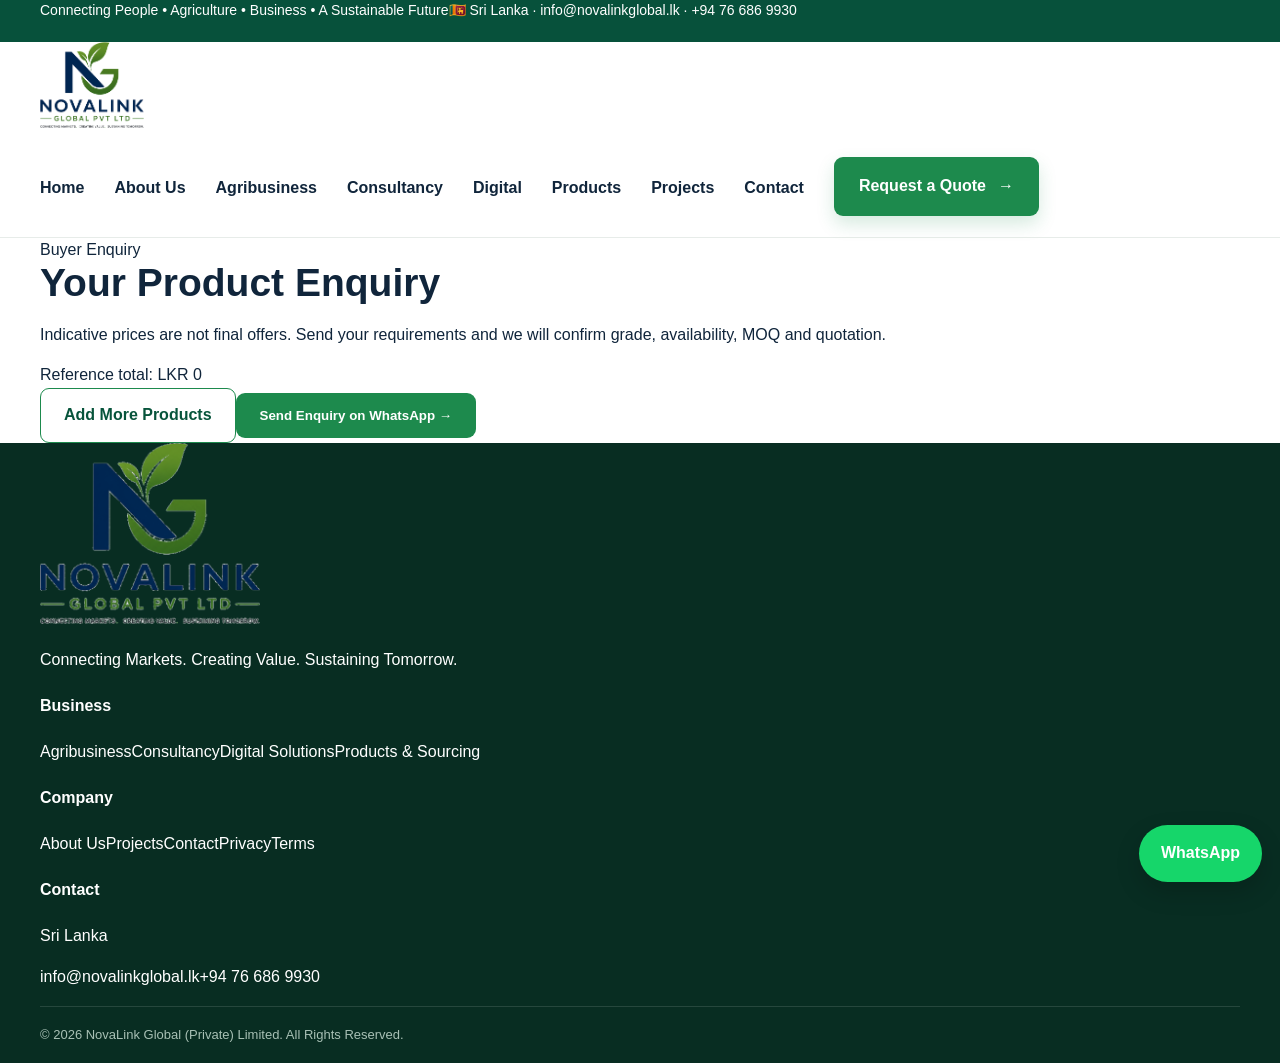
<file: cart.html>
<!doctype html>
<!DOCTYPE html>
<html lang="en"><head><meta charset="utf-8"/><meta content="width=device-width,initial-scale=1" name="viewport"/><title>Enquiry Cart | NovaLink Global</title><link href="logo.png" rel="icon"/><link href="styles.css" rel="stylesheet"/></head><body><div class="topbar"><div class="wrap"><span>Connecting People • Agriculture • Business • A Sustainable Future</span><span>🇱🇰 Sri Lanka · <a href="mailto:info@novalinkglobal.lk">info@novalinkglobal.lk</a> · <a href="tel:+94766869930">+94 76 686 9930</a></span></div></div>
<header class="site-header"><div class="wrap"><nav class="main-nav">
<a aria-label="NovaLink Global home" class="brand" href="index.html"><img alt="NovaLink Global (Private) Limited" class="brand-logo" src="logo.png"/></a>
<button aria-label="Open navigation" class="menu-btn" onclick="toggleMenu()" type="button">☰</button>
<div class="nav-links">
<a href="index.html">Home</a><a href="about.html">About Us</a><a href="agribusiness.html">Agribusiness</a><a href="consultancy.html">Consultancy</a><a href="digital.html">Digital</a><a href="products.html">Products</a><a href="projects.html">Projects</a><a href="contact.html">Contact</a><a class="btn green quote-btn" href="contact.html">Request a Quote <span>→</span></a>
</div></nav><div class="mobile-nav" id="mobileNav"><a href="index.html">Home</a><a href="about.html">About Us</a><a href="agribusiness.html">Agribusiness</a><a href="consultancy.html">Consultancy</a><a href="digital.html">Digital Solutions</a><a href="products.html">Products &amp; Sourcing</a><a href="shop.html">Product Enquiry</a><a href="projects.html">Projects</a><a href="contact.html">Contact</a></div></div></header>

<main><section><div class="wrap"><div class="head"><div class="ey">Buyer Enquiry</div><h2>Your Product Enquiry</h2><p>Indicative prices are not final offers. Send your requirements and we will confirm grade, availability, MOQ and quotation.</p></div><div id="cartBody"></div><div class="total">Reference total: <span id="cartTotal">LKR 0</span></div><div class="buttons" style="justify-content:flex-end"><a class="btn light" href="shop.html">Add More Products</a><button class="btn green" onclick="sendCart()">Send Enquiry on WhatsApp →</button></div></div></section></main><script src="main.js"></script><footer><div class="wrap"><div class="grid4"><div><img alt="NovaLink Global" class="footer-logo" src="logo.png"/><p>Connecting Markets. Creating Value. Sustaining Tomorrow.</p></div><div><h4>Business</h4><a href="agribusiness.html">Agribusiness</a><a href="consultancy.html">Consultancy</a><a href="digital.html">Digital Solutions</a><a href="products.html">Products &amp; Sourcing</a></div><div><h4>Company</h4><a href="about.html">About Us</a><a href="projects.html">Projects</a><a href="contact.html">Contact</a><a href="privacy.html">Privacy</a><a href="terms.html">Terms</a></div><div><h4>Contact</h4><p>Sri Lanka</p><p><a href="mailto:info@novalinkglobal.lk">info@novalinkglobal.lk</a><a href="tel:+94766869930">+94 76 686 9930</a></p></div></div><div class="footer-bottom">© 2026 NovaLink Global (Private) Limited. All Rights Reserved.</div></div></footer><a aria-label="Chat with NovaLink Global on WhatsApp" class="floating-wa" href="https://wa.me/94766869930?text=Hello%20NovaLink%20Global%2C%20I%20would%20like%20to%20make%20an%20enquiry." rel="noopener" target="_blank">WhatsApp</a></body></html>
</file>
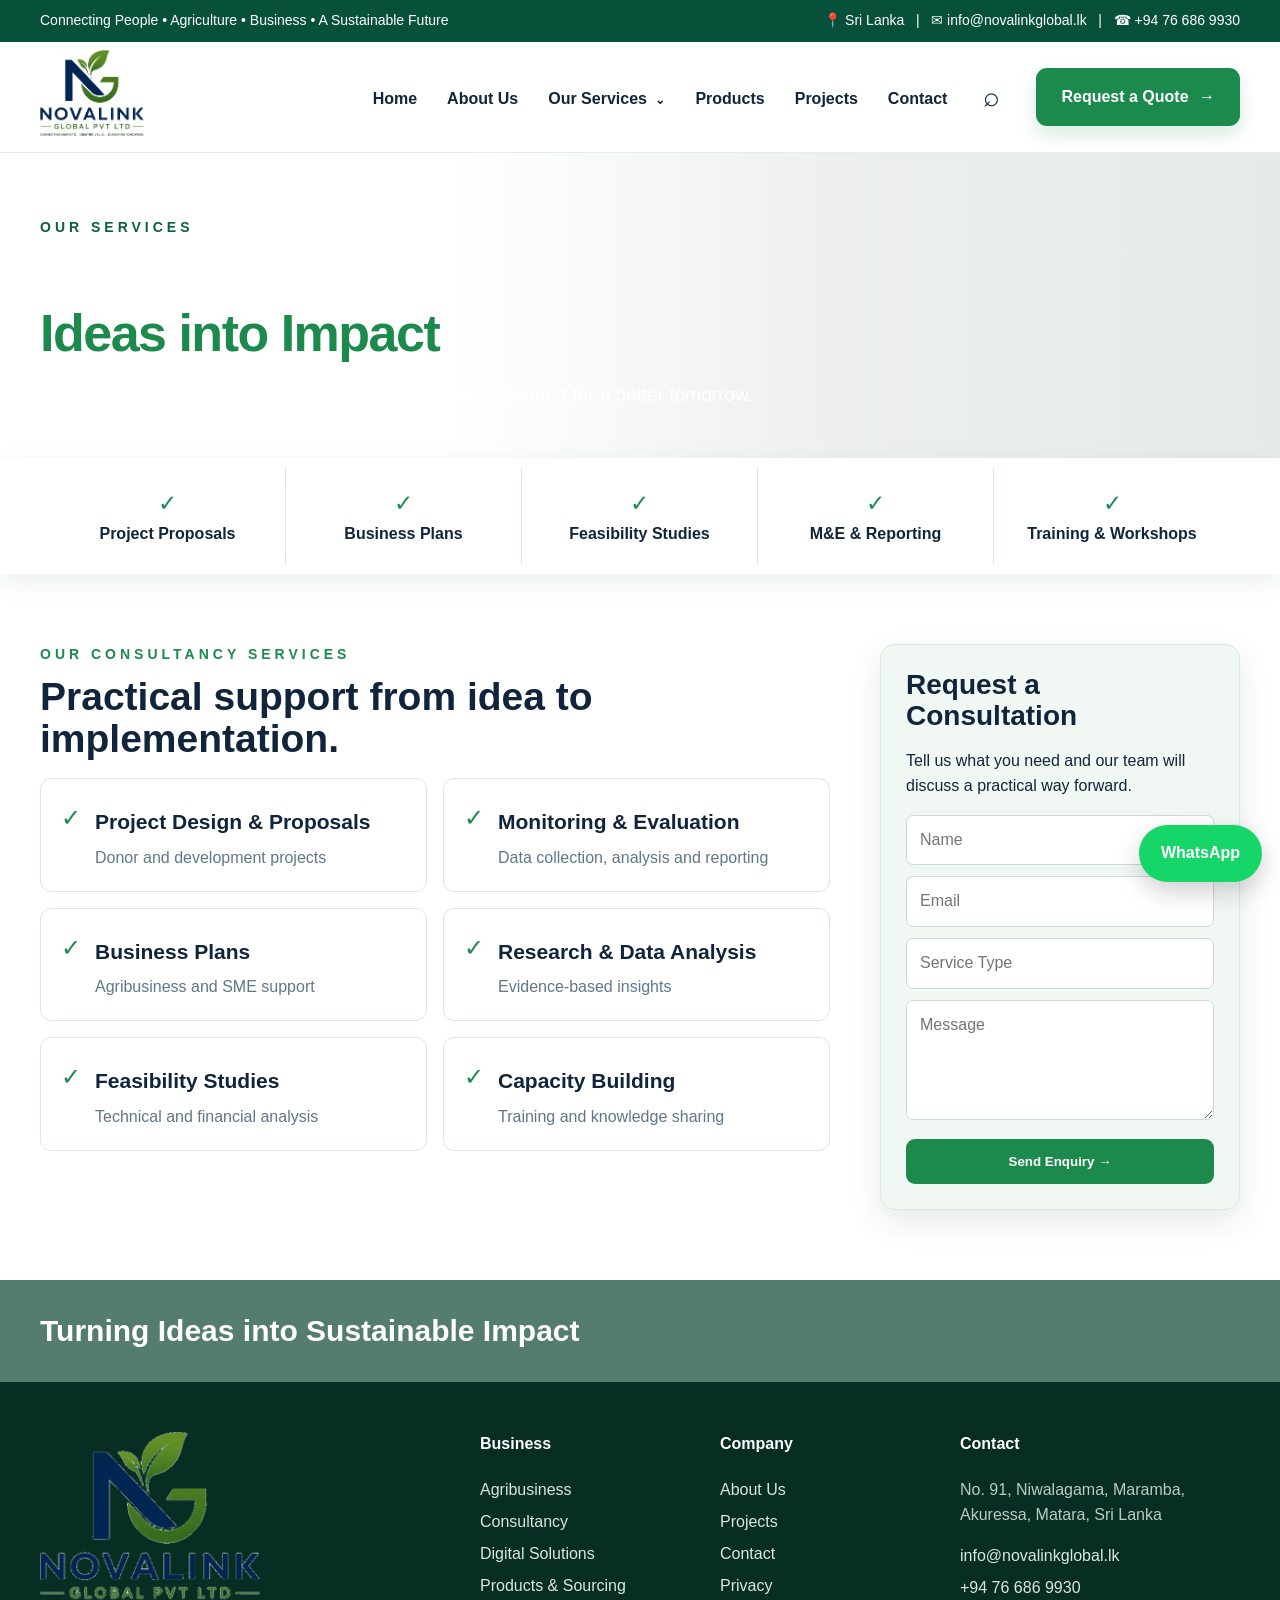
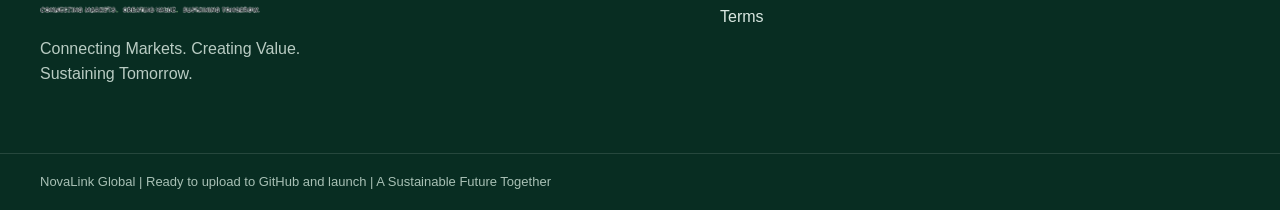
<file: consultancy.html>
<!doctype html><html lang="en"><head><meta charset="utf-8"><meta name="viewport" content="width=device-width,initial-scale=1"><meta name="description" content="NovaLink Global — Sri Lankan agribusiness, consultancy, digital solutions, sourcing and sustainable development."><meta name="theme-color" content="#0b513c"><link rel="icon" href="logo.png"><link rel="stylesheet" href="styles.css"><title>Consultancy | NovaLink Global</title></head><body><div class="topbar"><div class="wrap topbar-inner"><span>Connecting People • Agriculture • Business • A Sustainable Future</span><span class="top-contact">📍 Sri Lanka &nbsp; | &nbsp; ✉ info@novalinkglobal.lk &nbsp; | &nbsp; ☎ +94 76 686 9930</span></div></div>
<header class="site-header"><div class="wrap header-inner"><a class="brand" href="index.html"><img src="logo.png" alt="NovaLink Global (Private) Limited"></a><nav class="nav-links"><a class="" href="index.html">Home</a><a class="" href="about.html">About Us</a><div class="nav-dd"><button>Our Services <span>⌄</span></button><div class="dropdown"><a href="agribusiness.html">Agribusiness</a><a href="consultancy.html">Consultancy</a><a href="digital.html">Digital Solutions</a></div></div><a class="" href="products.html">Products</a><a class="" href="projects.html">Projects</a><a class="" href="contact.html">Contact</a><button class="search-btn" aria-label="Search">⌕</button><a class="quote-btn" href="contact.html">Request a Quote <span>→</span></a></nav><button class="menu-btn" onclick="toggleMenu()" aria-label="Open menu">☰</button></div><div class="mobile-nav" id="mobileNav"><a href="index.html">Home</a><a href="about.html">About Us</a><details><summary>Our Services</summary><a href="agribusiness.html">Agribusiness</a><a href="consultancy.html">Consultancy</a><a href="digital.html">Digital Solutions</a></details><a href="products.html">Products</a><a href="projects.html">Projects</a><a href="contact.html">Contact</a><a class="quote-btn" href="contact.html">Request a Quote →</a></div></header><main><section class="page-hero" style="--hero:url('https://images.unsplash.com/photo-1556761175-b413da4baf72?auto=format&fit=crop&w=1400&q=88')"><div class="page-hero-overlay"></div><div class="wrap"><div class="eyebrow">OUR SERVICES</div><h1>Consultancy<br><span>Ideas into Impact</span></h1><p>Project development, business solutions, and strategic support for a better tomorrow.</p></div></section><section class="pillar-bar"><div class="wrap pillar-grid"><div><span>✓</span><b>Project Proposals</b></div><div><span>✓</span><b>Business Plans</b></div><div><span>✓</span><b>Feasibility Studies</b></div><div><span>✓</span><b>M&E & Reporting</b></div><div><span>✓</span><b>Training & Workshops</b></div></div></section><section class="section"><div class="wrap service-layout"><div><div class="eyebrow dark">OUR CONSULTANCY SERVICES</div><h2>Practical support from idea to implementation.</h2><div class="service-list"><article><span>✓</span><div><h3>Project Design & Proposals</h3><p>Donor and development projects</p></div></article><article><span>✓</span><div><h3>Monitoring & Evaluation</h3><p>Data collection, analysis and reporting</p></div></article><article><span>✓</span><div><h3>Business Plans</h3><p>Agribusiness and SME support</p></div></article><article><span>✓</span><div><h3>Research & Data Analysis</h3><p>Evidence-based insights</p></div></article><article><span>✓</span><div><h3>Feasibility Studies</h3><p>Technical and financial analysis</p></div></article><article><span>✓</span><div><h3>Capacity Building</h3><p>Training and knowledge sharing</p></div></article></div></div><aside class="enquiry-card"><h2>Request a Consultation</h2><p>Tell us what you need and our team will discuss a practical way forward.</p><form onsubmit="return sendEnquiry(event, 'Consultancy')"><input required name="name" placeholder="Name"><input required type="email" name="email" placeholder="Email"><input name="project" placeholder="Service Type"><textarea name="message" placeholder="Message"></textarea><button class="btn green" type="submit">Send Enquiry →</button></form></aside></div></section><section class="banner" style="--hero:url('https://images.unsplash.com/photo-1556761175-b413da4baf72?auto=format&fit=crop&w=1400&q=88')"><div class="wrap"><h2>Turning Ideas into Sustainable Impact</h2></div></section></main><footer><div class="wrap footer-grid"><div><img src="logo.png" class="footer-logo" alt="NovaLink Global"><p>Connecting Markets. Creating Value. Sustaining Tomorrow.</p></div><div><h4>Business</h4><a href="agribusiness.html">Agribusiness</a><a href="consultancy.html">Consultancy</a><a href="digital.html">Digital Solutions</a><a href="products.html">Products &amp; Sourcing</a></div><div><h4>Company</h4><a href="about.html">About Us</a><a href="projects.html">Projects</a><a href="contact.html">Contact</a><a href="privacy.html">Privacy</a><a href="terms.html">Terms</a></div><div><h4>Contact</h4><p>No. 91, Niwalagama, Maramba, Akuressa, Matara, Sri Lanka</p><a href="mailto:info@novalinkglobal.lk">info@novalinkglobal.lk</a><a href="tel:+94766869930">+94 76 686 9930</a></div></div><div class="footer-bottom"><div class="wrap">NovaLink Global | Ready to upload to GitHub and launch | A Sustainable Future Together</div></div></footer><a class="floating-wa" href="https://wa.me/94766869930?text=Hello%20NovaLink%20Global%2C%20I%20would%20like%20to%20make%20an%20enquiry." target="_blank" rel="noopener">WhatsApp</a><script src="main.js"></script></body></html>
</file>
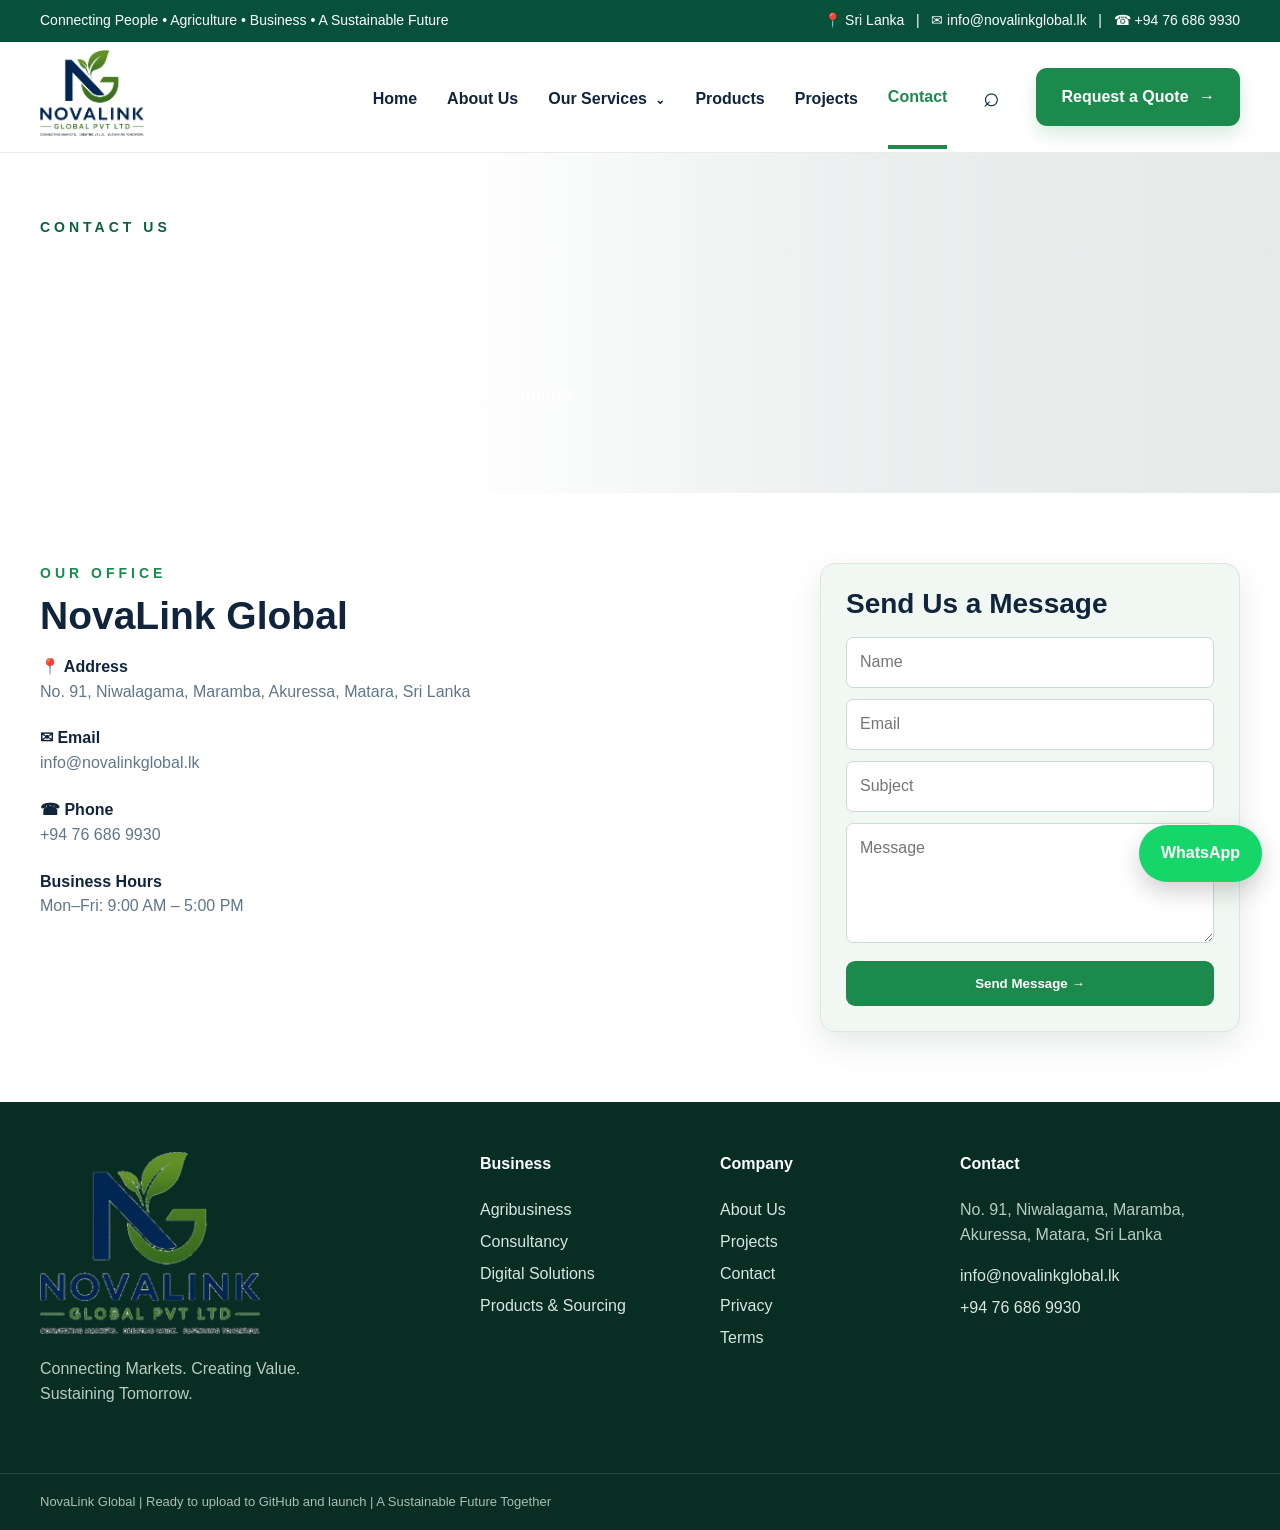
<file: contact.html>
<!doctype html><html lang="en"><head><meta charset="utf-8"><meta name="viewport" content="width=device-width,initial-scale=1"><meta name="description" content="NovaLink Global — Sri Lankan agribusiness, consultancy, digital solutions, sourcing and sustainable development."><meta name="theme-color" content="#0b513c"><link rel="icon" href="logo.png"><link rel="stylesheet" href="styles.css"><title>Contact Us | NovaLink Global</title></head><body><div class="topbar"><div class="wrap topbar-inner"><span>Connecting People • Agriculture • Business • A Sustainable Future</span><span class="top-contact">📍 Sri Lanka &nbsp; | &nbsp; ✉ info@novalinkglobal.lk &nbsp; | &nbsp; ☎ +94 76 686 9930</span></div></div>
<header class="site-header"><div class="wrap header-inner"><a class="brand" href="index.html"><img src="logo.png" alt="NovaLink Global (Private) Limited"></a><nav class="nav-links"><a class="" href="index.html">Home</a><a class="" href="about.html">About Us</a><div class="nav-dd"><button>Our Services <span>⌄</span></button><div class="dropdown"><a href="agribusiness.html">Agribusiness</a><a href="consultancy.html">Consultancy</a><a href="digital.html">Digital Solutions</a></div></div><a class="" href="products.html">Products</a><a class="" href="projects.html">Projects</a><a class="active" href="contact.html">Contact</a><button class="search-btn" aria-label="Search">⌕</button><a class="quote-btn" href="contact.html">Request a Quote <span>→</span></a></nav><button class="menu-btn" onclick="toggleMenu()" aria-label="Open menu">☰</button></div><div class="mobile-nav" id="mobileNav"><a href="index.html">Home</a><a href="about.html">About Us</a><details><summary>Our Services</summary><a href="agribusiness.html">Agribusiness</a><a href="consultancy.html">Consultancy</a><a href="digital.html">Digital Solutions</a></details><a href="products.html">Products</a><a href="projects.html">Projects</a><a href="contact.html">Contact</a><a class="quote-btn" href="contact.html">Request a Quote →</a></div></header><main><section class="page-hero" style="--hero:url('https://images.unsplash.com/photo-1521791055366-0d553872125f?auto=format&fit=crop&w=1800&q=88')"><div class="page-hero-overlay"></div><div class="wrap"><div class="eyebrow">CONTACT US</div><h1>Let's Start<br>a Conversation</h1><p>Tell us what you need. We're here to discuss practical solutions.</p></div></section><section class="section"><div class="wrap contact-grid"><div><div class="eyebrow dark">OUR OFFICE</div><h2>NovaLink Global</h2><div class="contact-info"><p><b>📍 Address</b><br>No. 91, Niwalagama, Maramba, Akuressa, Matara, Sri Lanka</p><p><b>✉ Email</b><br><a href="mailto:info@novalinkglobal.lk">info@novalinkglobal.lk</a></p><p><b>☎ Phone</b><br><a href="tel:+94766869930">+94 76 686 9930</a></p><p><b>Business Hours</b><br>Mon–Fri: 9:00 AM – 5:00 PM</p></div></div><div class="enquiry-card"><h2>Send Us a Message</h2><form onsubmit="return sendEnquiry(event, 'Contact')"><input required name="name" placeholder="Name"><input required type="email" name="email" placeholder="Email"><input name="subject" placeholder="Subject"><textarea required name="message" placeholder="Message"></textarea><button class="btn green">Send Message →</button></form></div></div></section></main><footer><div class="wrap footer-grid"><div><img src="logo.png" class="footer-logo" alt="NovaLink Global"><p>Connecting Markets. Creating Value. Sustaining Tomorrow.</p></div><div><h4>Business</h4><a href="agribusiness.html">Agribusiness</a><a href="consultancy.html">Consultancy</a><a href="digital.html">Digital Solutions</a><a href="products.html">Products &amp; Sourcing</a></div><div><h4>Company</h4><a href="about.html">About Us</a><a href="projects.html">Projects</a><a href="contact.html">Contact</a><a href="privacy.html">Privacy</a><a href="terms.html">Terms</a></div><div><h4>Contact</h4><p>No. 91, Niwalagama, Maramba, Akuressa, Matara, Sri Lanka</p><a href="mailto:info@novalinkglobal.lk">info@novalinkglobal.lk</a><a href="tel:+94766869930">+94 76 686 9930</a></div></div><div class="footer-bottom"><div class="wrap">NovaLink Global | Ready to upload to GitHub and launch | A Sustainable Future Together</div></div></footer><a class="floating-wa" href="https://wa.me/94766869930?text=Hello%20NovaLink%20Global%2C%20I%20would%20like%20to%20make%20an%20enquiry." target="_blank" rel="noopener">WhatsApp</a><script src="main.js"></script></body></html>
</file>
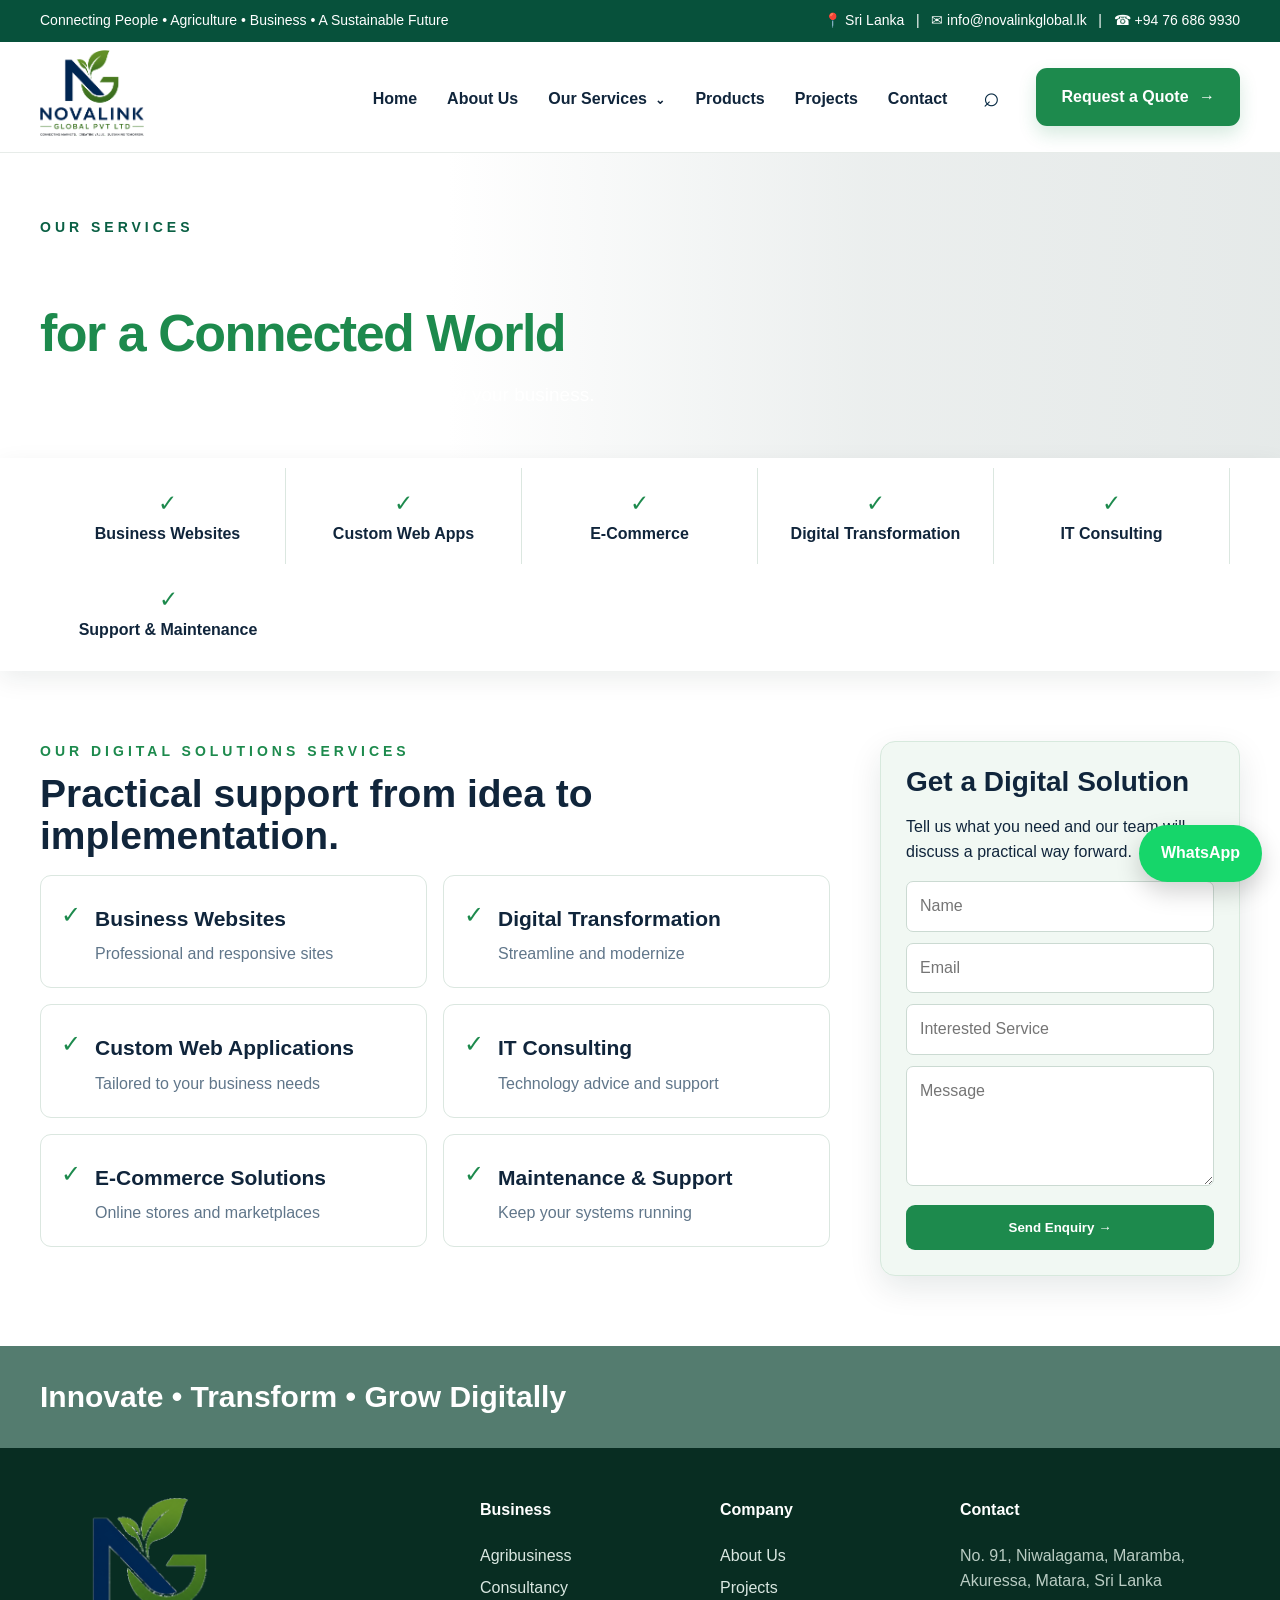
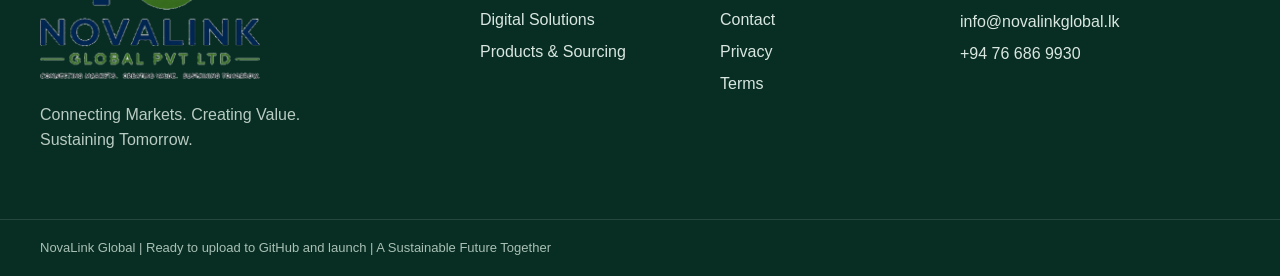
<file: digital.html>
<!doctype html><html lang="en"><head><meta charset="utf-8"><meta name="viewport" content="width=device-width,initial-scale=1"><meta name="description" content="NovaLink Global — Sri Lankan agribusiness, consultancy, digital solutions, sourcing and sustainable development."><meta name="theme-color" content="#0b513c"><link rel="icon" href="logo.png"><link rel="stylesheet" href="styles.css"><title>Digital Solutions | NovaLink Global</title></head><body><div class="topbar"><div class="wrap topbar-inner"><span>Connecting People • Agriculture • Business • A Sustainable Future</span><span class="top-contact">📍 Sri Lanka &nbsp; | &nbsp; ✉ info@novalinkglobal.lk &nbsp; | &nbsp; ☎ +94 76 686 9930</span></div></div>
<header class="site-header"><div class="wrap header-inner"><a class="brand" href="index.html"><img src="logo.png" alt="NovaLink Global (Private) Limited"></a><nav class="nav-links"><a class="" href="index.html">Home</a><a class="" href="about.html">About Us</a><div class="nav-dd"><button>Our Services <span>⌄</span></button><div class="dropdown"><a href="agribusiness.html">Agribusiness</a><a href="consultancy.html">Consultancy</a><a href="digital.html">Digital Solutions</a></div></div><a class="" href="products.html">Products</a><a class="" href="projects.html">Projects</a><a class="" href="contact.html">Contact</a><button class="search-btn" aria-label="Search">⌕</button><a class="quote-btn" href="contact.html">Request a Quote <span>→</span></a></nav><button class="menu-btn" onclick="toggleMenu()" aria-label="Open menu">☰</button></div><div class="mobile-nav" id="mobileNav"><a href="index.html">Home</a><a href="about.html">About Us</a><details><summary>Our Services</summary><a href="agribusiness.html">Agribusiness</a><a href="consultancy.html">Consultancy</a><a href="digital.html">Digital Solutions</a></details><a href="products.html">Products</a><a href="projects.html">Projects</a><a href="contact.html">Contact</a><a class="quote-btn" href="contact.html">Request a Quote →</a></div></header><main><section class="page-hero" style="--hero:url('https://images.unsplash.com/photo-1518770660439-4636190af475?auto=format&fit=crop&w=1400&q=88')"><div class="page-hero-overlay"></div><div class="wrap"><div class="eyebrow">OUR SERVICES</div><h1>Digital Solutions<br><span>for a Connected World</span></h1><p>Modern web, software and digital solutions to grow your business.</p></div></section><section class="pillar-bar"><div class="wrap pillar-grid"><div><span>✓</span><b>Business Websites</b></div><div><span>✓</span><b>Custom Web Apps</b></div><div><span>✓</span><b>E-Commerce</b></div><div><span>✓</span><b>Digital Transformation</b></div><div><span>✓</span><b>IT Consulting</b></div><div><span>✓</span><b>Support & Maintenance</b></div></div></section><section class="section"><div class="wrap service-layout"><div><div class="eyebrow dark">OUR DIGITAL SOLUTIONS SERVICES</div><h2>Practical support from idea to implementation.</h2><div class="service-list"><article><span>✓</span><div><h3>Business Websites</h3><p>Professional and responsive sites</p></div></article><article><span>✓</span><div><h3>Digital Transformation</h3><p>Streamline and modernize</p></div></article><article><span>✓</span><div><h3>Custom Web Applications</h3><p>Tailored to your business needs</p></div></article><article><span>✓</span><div><h3>IT Consulting</h3><p>Technology advice and support</p></div></article><article><span>✓</span><div><h3>E-Commerce Solutions</h3><p>Online stores and marketplaces</p></div></article><article><span>✓</span><div><h3>Maintenance & Support</h3><p>Keep your systems running</p></div></article></div></div><aside class="enquiry-card"><h2>Get a Digital Solution</h2><p>Tell us what you need and our team will discuss a practical way forward.</p><form onsubmit="return sendEnquiry(event, 'Digital Solutions')"><input required name="name" placeholder="Name"><input required type="email" name="email" placeholder="Email"><input name="project" placeholder="Interested Service"><textarea name="message" placeholder="Message"></textarea><button class="btn green" type="submit">Send Enquiry →</button></form></aside></div></section><section class="banner" style="--hero:url('https://images.unsplash.com/photo-1518770660439-4636190af475?auto=format&fit=crop&w=1400&q=88')"><div class="wrap"><h2>Innovate • Transform • Grow Digitally</h2></div></section></main><footer><div class="wrap footer-grid"><div><img src="logo.png" class="footer-logo" alt="NovaLink Global"><p>Connecting Markets. Creating Value. Sustaining Tomorrow.</p></div><div><h4>Business</h4><a href="agribusiness.html">Agribusiness</a><a href="consultancy.html">Consultancy</a><a href="digital.html">Digital Solutions</a><a href="products.html">Products &amp; Sourcing</a></div><div><h4>Company</h4><a href="about.html">About Us</a><a href="projects.html">Projects</a><a href="contact.html">Contact</a><a href="privacy.html">Privacy</a><a href="terms.html">Terms</a></div><div><h4>Contact</h4><p>No. 91, Niwalagama, Maramba, Akuressa, Matara, Sri Lanka</p><a href="mailto:info@novalinkglobal.lk">info@novalinkglobal.lk</a><a href="tel:+94766869930">+94 76 686 9930</a></div></div><div class="footer-bottom"><div class="wrap">NovaLink Global | Ready to upload to GitHub and launch | A Sustainable Future Together</div></div></footer><a class="floating-wa" href="https://wa.me/94766869930?text=Hello%20NovaLink%20Global%2C%20I%20would%20like%20to%20make%20an%20enquiry." target="_blank" rel="noopener">WhatsApp</a><script src="main.js"></script></body></html>
</file>
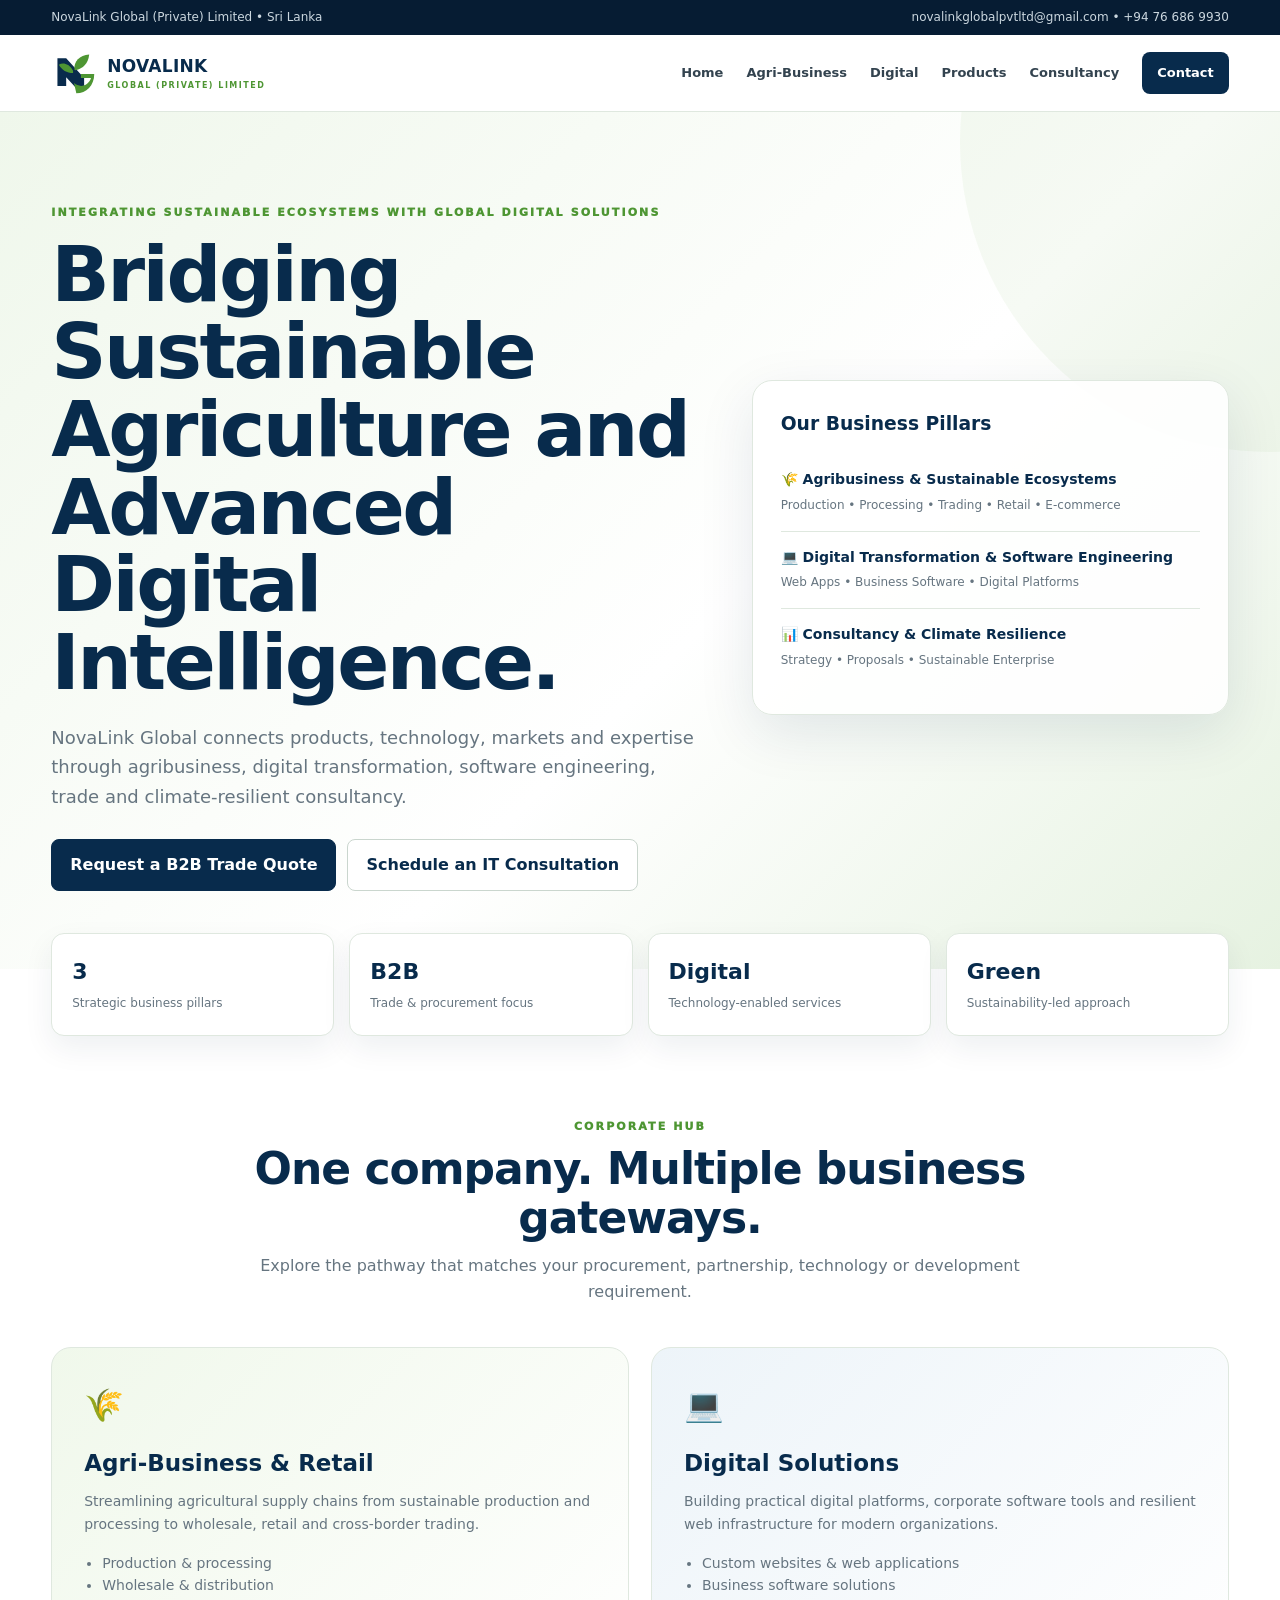
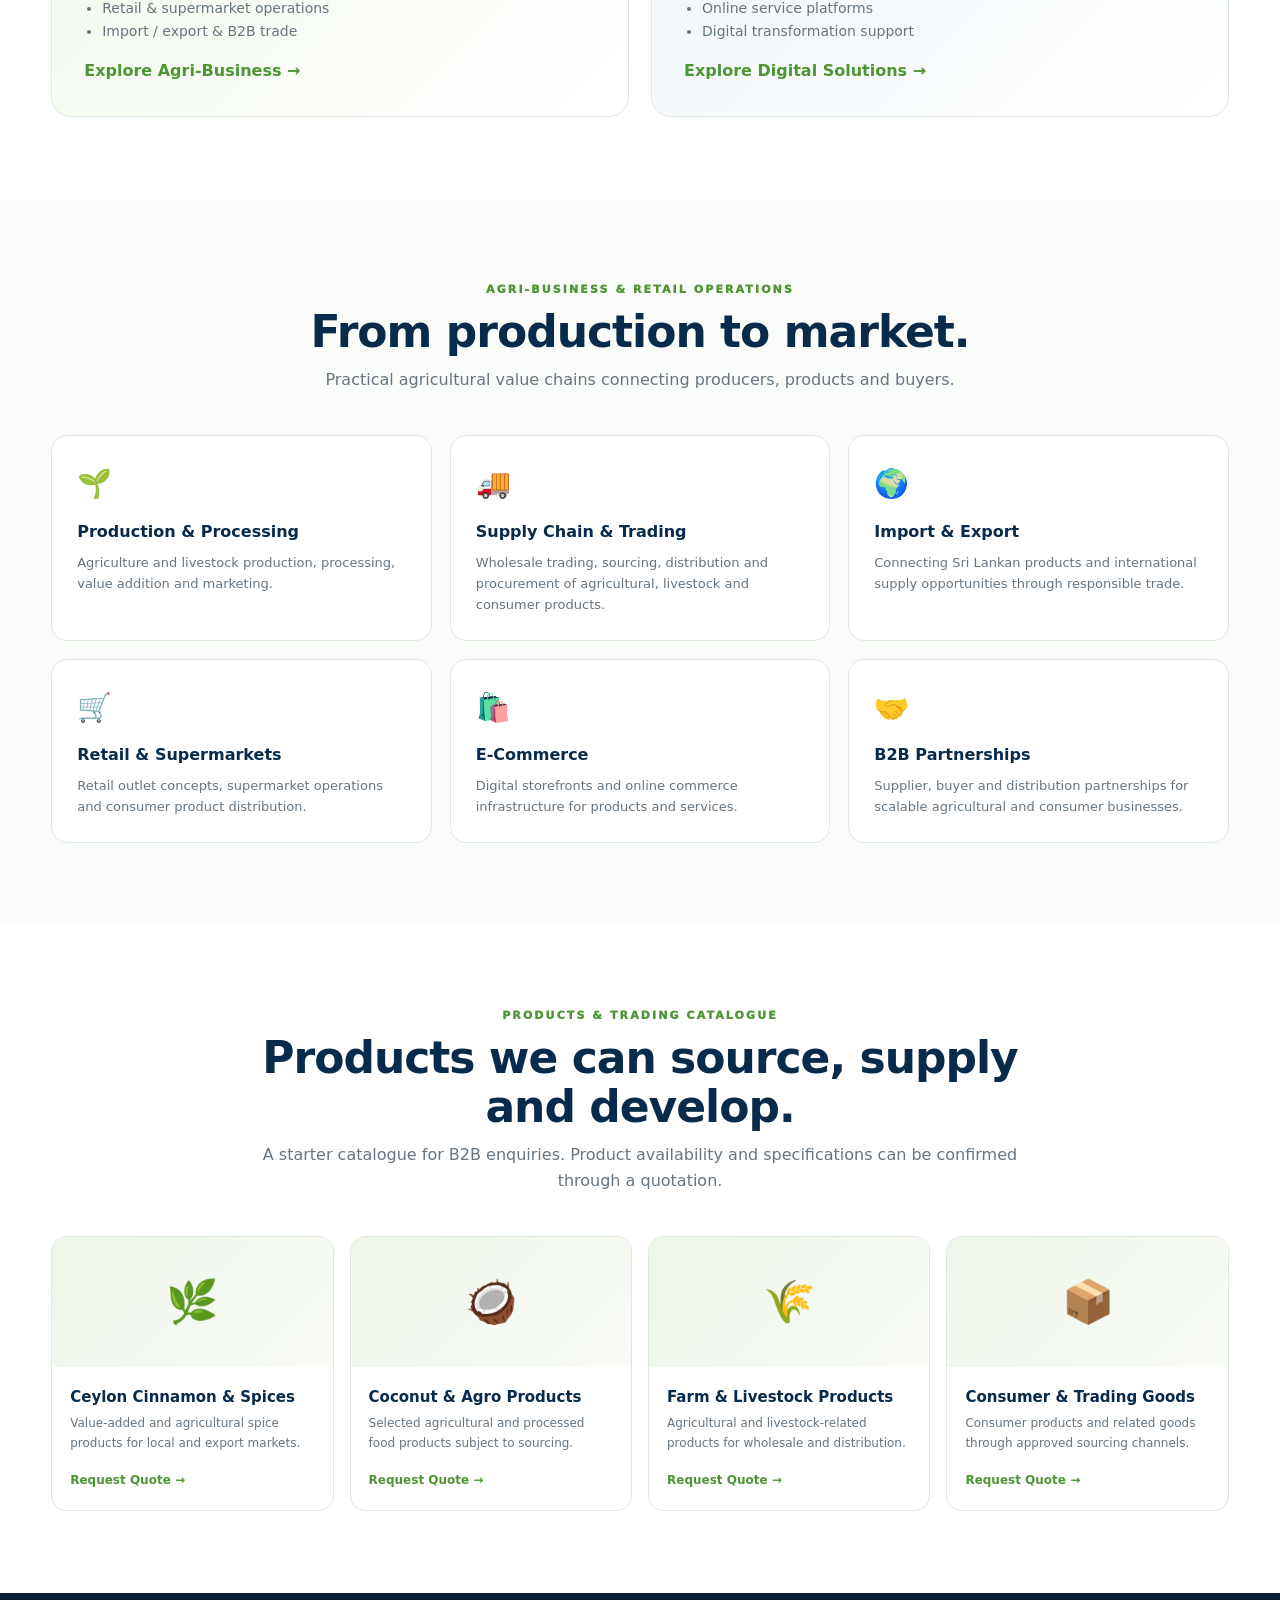
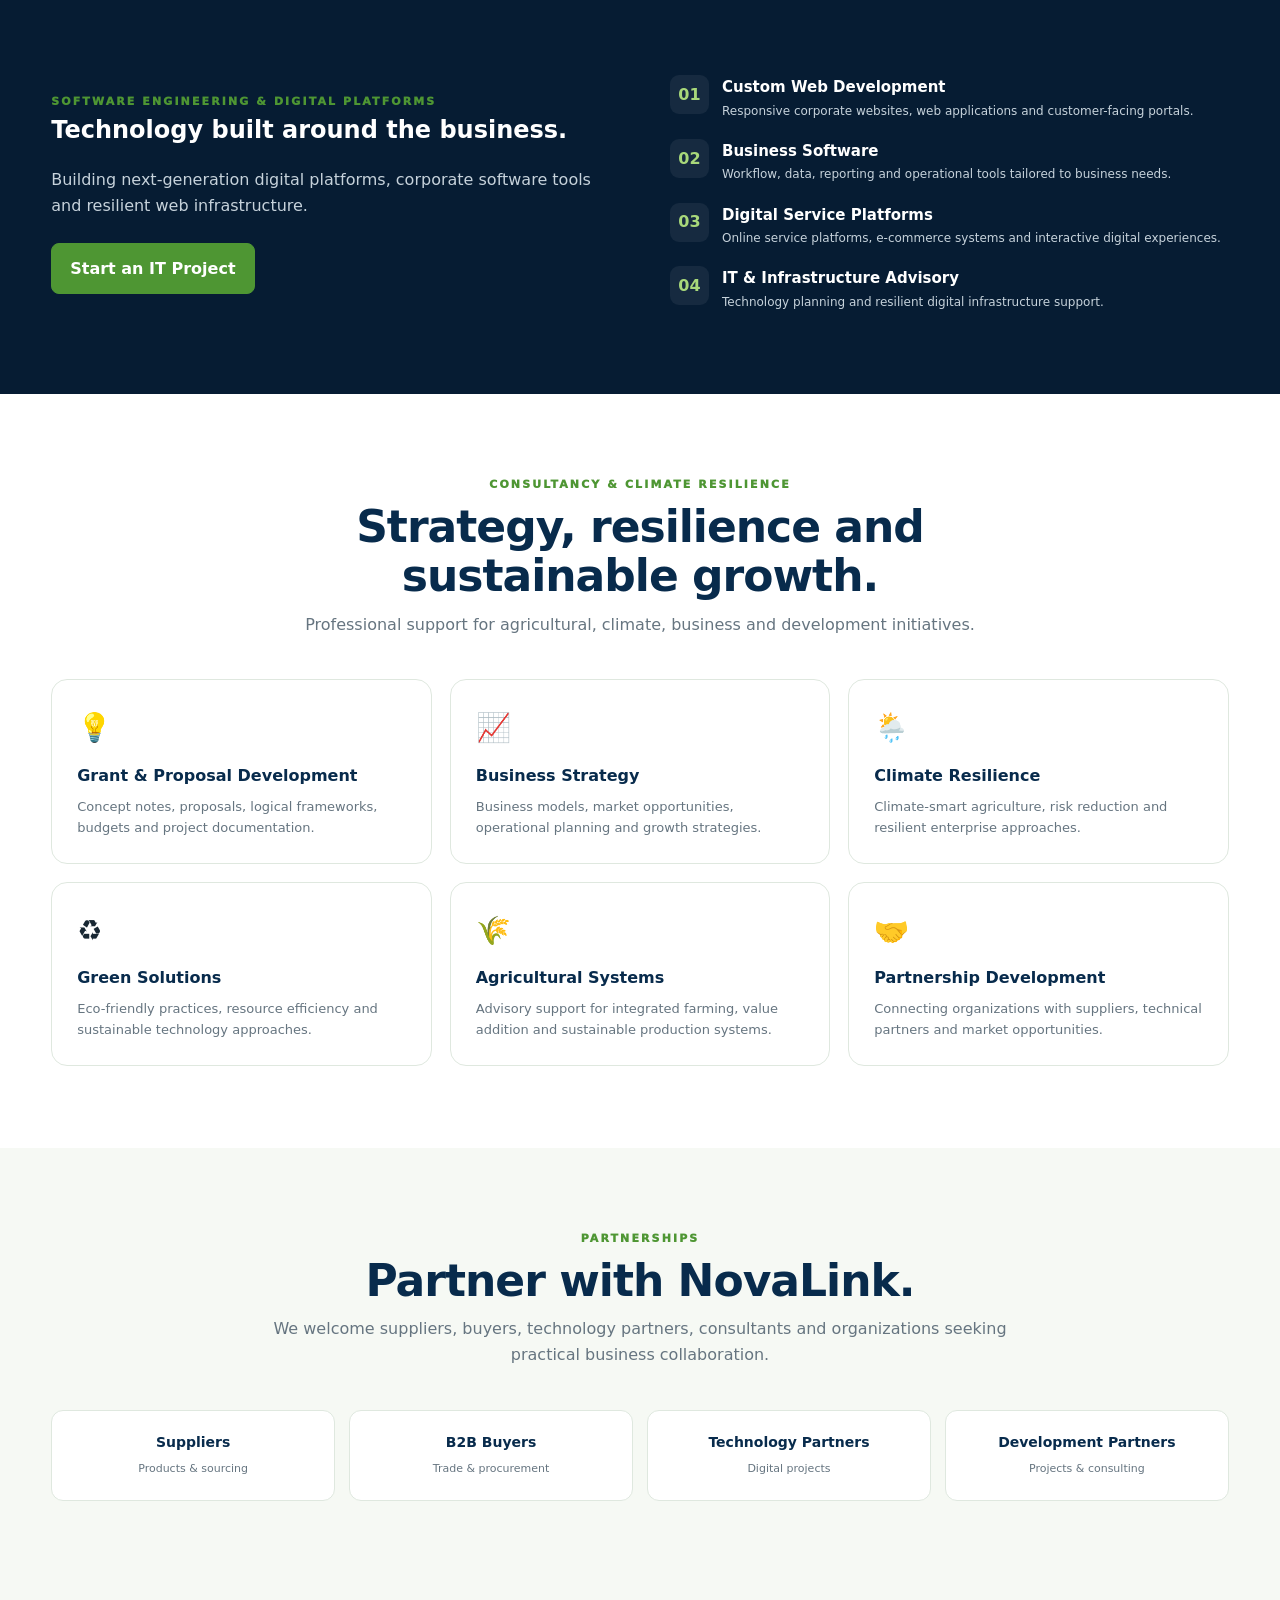
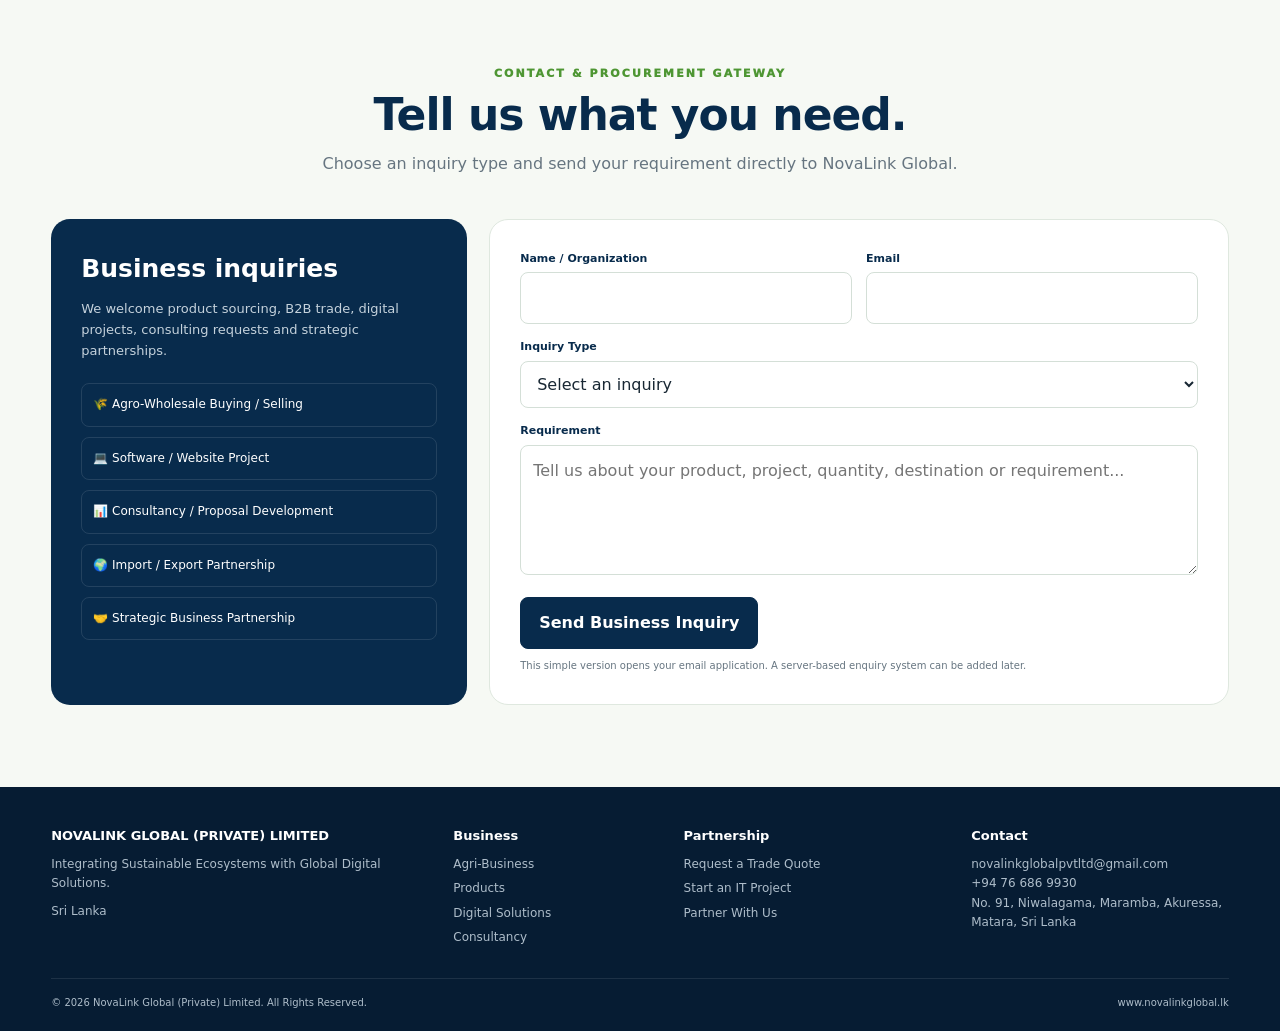
<file: index..html>
<!doctype html>
<html lang="en">
<head>
<meta charset="utf-8">
<meta name="viewport" content="width=device-width,initial-scale=1">
<meta name="description" content="NovaLink Global (Private) Limited — agribusiness, sustainable ecosystems, digital transformation, software engineering, trade and consultancy.">
<meta name="theme-color" content="#092b4c">
<title>NovaLink Global | Agriculture • Digital • Trade • Consultancy</title>
<style>
:root{--n:#082b4c;--n2:#061c33;--g:#4e9633;--g2:#8fc65b;--bg:#f6f9f4;--ink:#182733;--muted:#667580;--line:#dfe8df;--white:#fff;--shadow:0 18px 55px rgba(8,43,76,.10)}
*{box-sizing:border-box;margin:0;padding:0}html{scroll-behavior:smooth}body{font-family:Inter,ui-sans-serif,system-ui,-apple-system,"Segoe UI",Arial,sans-serif;color:var(--ink);line-height:1.62;background:#fff}a{text-decoration:none;color:inherit}button,input,select,textarea{font:inherit}.wrap{width:min(1180px,92%);margin:auto}
.topbar{background:var(--n2);color:#cbd7df;font-size:12px}.topbar .wrap{min-height:35px;display:flex;justify-content:space-between;align-items:center;gap:20px}.topbar a:hover{color:#b8dd91}
header{position:sticky;top:0;z-index:100;background:#fffffff5;backdrop-filter:blur(15px);border-bottom:1px solid var(--line)}nav{height:76px;display:flex;align-items:center;justify-content:space-between;gap:25px}.brand{display:flex;align-items:center;gap:10px}.logo{width:46px;height:46px}.brand b{display:block;color:var(--n);font-size:17px;letter-spacing:.3px}.brand small{display:block;color:var(--g);font-size:8px;font-weight:900;letter-spacing:1.5px}.navlinks{display:flex;align-items:center;gap:23px}.navlinks a{font-size:13px;font-weight:800;color:#33434f}.navlinks a:hover{color:var(--g)}.navcta{background:var(--n);color:#fff!important;padding:10px 15px;border-radius:8px}.hamb{display:none;background:none;border:0;color:var(--n);font-size:25px}
.hero{position:relative;overflow:hidden;background:linear-gradient(135deg,#eff7eb,#fff 57%,#e6f2e1);padding:92px 0 78px}.hero:after{content:"";position:absolute;width:620px;height:620px;border-radius:50%;right:-300px;top:-280px;background:#4e96330d}.heroGrid{position:relative;z-index:1;display:grid;grid-template-columns:1.15fr .85fr;gap:55px;align-items:center}.eyebrow{color:var(--g);font-size:11px;font-weight:950;text-transform:uppercase;letter-spacing:2.1px}.hero h1{font-size:clamp(42px,6vw,78px);line-height:1.01;letter-spacing:-2.5px;color:var(--n);margin:14px 0 22px}.lead{font-size:18px;color:var(--muted);max-width:720px;margin-bottom:28px}.buttons{display:flex;gap:11px;flex-wrap:wrap}.btn{display:inline-block;border:1px solid var(--n);background:var(--n);color:#fff;padding:12px 18px;border-radius:8px;font-weight:850;cursor:pointer}.btn:hover{background:var(--g);border-color:var(--g)}.btn.light{background:#fff;color:var(--n);border-color:#cad6ce}.heroCard{background:#ffffffe8;border:1px solid var(--line);border-radius:20px;padding:28px;box-shadow:var(--shadow)}.heroCard h3{color:var(--n);margin-bottom:15px}.pillar{padding:14px 0;border-bottom:1px solid var(--line)}.pillar:last-child{border:0}.pillar b{display:block;color:var(--n);font-size:14px}.pillar span{color:var(--muted);font-size:12px}
section{padding:82px 0}.sectionHead{text-align:center;max-width:790px;margin:0 auto 42px}.sectionHead h2{color:var(--n);font-size:clamp(31px,4vw,44px);line-height:1.12;margin-top:8px;letter-spacing:-1px}.sectionHead p{color:var(--muted);margin-top:11px}
.metrics{display:grid;grid-template-columns:repeat(4,1fr);gap:15px;margin-top:-36px;position:relative;z-index:2}.metric{background:#fff;border:1px solid var(--line);border-radius:13px;padding:20px;box-shadow:0 12px 30px rgba(8,43,76,.07)}.metric strong{display:block;color:var(--n);font-size:22px}.metric span{font-size:12px;color:var(--muted)}
.gates{display:grid;grid-template-columns:1fr 1fr;gap:22px}.gate{border:1px solid var(--line);border-radius:20px;padding:32px;min-height:330px;background:linear-gradient(135deg,#f0f8eb,#fff)}.gate.blue{background:linear-gradient(135deg,#edf4f9,#fff)}.gateIcon{font-size:32px;margin-bottom:13px}.gate h3{color:var(--n);font-size:23px;margin-bottom:8px}.gate p,.gate li{font-size:14px;color:var(--muted)}.gate ul{padding-left:18px;margin:16px 0}.textLink{color:var(--g);font-weight:900}
.gray{background:#fafcf9}.cards{display:grid;grid-template-columns:repeat(3,1fr);gap:18px}.card{border:1px solid var(--line);border-radius:16px;padding:25px;background:#fff;transition:.2s}.card:hover{transform:translateY(-4px);box-shadow:var(--shadow)}.icon{font-size:28px;margin-bottom:12px}.card h3{font-size:16px;color:var(--n);margin-bottom:7px}.card p{font-size:13px;color:var(--muted)}
.dark{background:var(--n2);color:#fff}.dark h2,.dark h3{color:#fff}.dark .sectionHead p,.dark p{color:#c6d2db}.darkGrid{display:grid;grid-template-columns:1fr 1fr;gap:60px;align-items:center}.featureList{display:grid;gap:18px}.feature{display:flex;gap:13px}.featureNo{width:39px;height:39px;border-radius:9px;background:#ffffff10;color:#a8d87a;display:grid;place-items:center;font-weight:900;flex:none}.feature h3{font-size:15px}.feature p{font-size:12px;margin-top:2px}
.products{background:#fff}.productGrid{display:grid;grid-template-columns:repeat(4,1fr);gap:16px}.product{border:1px solid var(--line);border-radius:15px;overflow:hidden;background:#fff}.productVisual{height:130px;background:linear-gradient(135deg,#edf6e9,#f9fbf7);display:grid;place-items:center;font-size:42px}.productBody{padding:18px}.product h3{font-size:15px;color:var(--n)}.product p{font-size:12px;color:var(--muted);margin:5px 0 13px}.quote{font-size:12px;color:var(--g);font-weight:900}
.partners{background:var(--bg)}.partnerGrid{display:grid;grid-template-columns:repeat(4,1fr);gap:14px}.partner{border:1px solid var(--line);background:#fff;border-radius:12px;padding:20px;text-align:center}.partner b{display:block;color:var(--n);font-size:14px}.partner span{font-size:11px;color:var(--muted)}
.formSection{background:var(--bg)}.formGrid{display:grid;grid-template-columns:.72fr 1.28fr;gap:22px}.info{background:var(--n);color:#fff;border-radius:19px;padding:30px}.info h3{font-size:25px;margin-bottom:9px}.info p{font-size:13px;color:#c5d2dc}.points{display:grid;gap:10px;margin-top:22px}.points div{border:1px solid #ffffff1c;border-radius:8px;padding:11px;font-size:12px}.form{background:#fff;border:1px solid var(--line);border-radius:19px;padding:30px}.row{display:grid;grid-template-columns:1fr 1fr;gap:14px}.field{margin-bottom:14px}label{display:block;color:var(--n);font-size:11px;font-weight:900;margin-bottom:5px}input,select,textarea{width:100%;padding:12px;border:1px solid #d4dfd7;border-radius:8px;outline:0;color:var(--ink);background:#fff}textarea{min-height:130px;resize:vertical}input:focus,select:focus,textarea:focus{border-color:var(--g);box-shadow:0 0 0 3px #4e963319}.note{font-size:10px;color:var(--muted);margin-top:9px}
footer{background:#061c33;color:#aebdca;padding:38px 0 20px}.footGrid{display:grid;grid-template-columns:1.3fr .7fr .9fr .9fr;gap:30px;padding-bottom:25px;border-bottom:1px solid #ffffff18}.footGrid h4{color:#fff;margin-bottom:9px;font-size:13px}.footGrid p,.footGrid a{font-size:12px}.footGrid a{display:block;margin:5px 0}.footGrid a:hover{color:#b9dd93}.copyright{display:flex;justify-content:space-between;gap:15px;padding-top:16px;font-size:10px}
.back{position:fixed;right:18px;bottom:18px;width:42px;height:42px;border:0;border-radius:50%;background:var(--g);color:#fff;display:none;cursor:pointer;z-index:50}.toast{position:fixed;right:20px;bottom:70px;background:var(--n);color:#fff;padding:12px 16px;border-radius:8px;display:none;z-index:80;font-size:12px}
@media(max-width:900px){.navlinks{display:none}.navlinks.open{display:flex;position:absolute;top:76px;left:0;right:0;background:#fff;padding:18px 4%;flex-direction:column;align-items:flex-start;border-bottom:1px solid var(--line)}.hamb{display:block}.heroGrid,.darkGrid,.formGrid{grid-template-columns:1fr}.cards{grid-template-columns:1fr 1fr}.productGrid{grid-template-columns:1fr 1fr}.partnerGrid{grid-template-columns:1fr 1fr}.metrics{grid-template-columns:1fr 1fr}.footGrid{grid-template-columns:1fr 1fr}}
@media(max-width:560px){.topbar .wrap{justify-content:center}.topbar .hideMob{display:none}.hero{padding:65px 0}.hero h1{letter-spacing:-1.2px}.gates,.cards,.productGrid,.partnerGrid,.row,.metrics{grid-template-columns:1fr}.footGrid{grid-template-columns:1fr}.copyright{display:grid}.sectionHead{margin-bottom:32px}section{padding:64px 0}}
</style>
</head>
<body>
<div class="topbar"><div class="wrap"><span>NovaLink Global (Private) Limited • Sri Lanka</span><span class="hideMob">novalinkglobalpvtltd@gmail.com • +94 76 686 9930</span></div></div>
<header><div class="wrap"><nav>
<a class="brand" href="#home"><svg class="logo" viewBox="0 0 100 100"><path fill="#092b4c" d="M14 78V18h19l39 43v21H54L33 59v19z"/><path fill="#4e9633" d="M50 72c14 12 32 5 37-11H65v-9h29c0 25-17 42-39 42z"/><path fill="#4e9633" d="M51 43C49 25 62 12 83 10c-2 19-13 31-30 34z"/><path fill="#4e9633" d="M48 45C38 28 25 27 17 32c7 12 17 18 31 18z"/></svg><div><b>NOVALINK</b><small>GLOBAL (PRIVATE) LIMITED</small></div></a>
<button class="hamb" onclick="document.querySelector('.navlinks').classList.toggle('open')">☰</button>
<div class="navlinks"><a href="#home">Home</a><a href="#agri">Agri-Business</a><a href="#digital">Digital</a><a href="#products">Products</a><a href="#consultancy">Consultancy</a><a class="navcta" href="#contact">Contact</a></div>
</nav></div></header>

<main id="home">
<section class="hero"><div class="wrap heroGrid"><div>
<div class="eyebrow">Integrating Sustainable Ecosystems with Global Digital Solutions</div>
<h1>Bridging Sustainable Agriculture and Advanced Digital Intelligence.</h1>
<p class="lead">NovaLink Global connects products, technology, markets and expertise through agribusiness, digital transformation, software engineering, trade and climate-resilient consultancy.</p>
<div class="buttons"><a class="btn" href="#contact">Request a B2B Trade Quote</a><a class="btn light" href="#digital">Schedule an IT Consultation</a></div>
</div><aside class="heroCard"><h3>Our Business Pillars</h3><div class="pillar"><b>🌾 Agribusiness & Sustainable Ecosystems</b><span>Production • Processing • Trading • Retail • E-commerce</span></div><div class="pillar"><b>💻 Digital Transformation & Software Engineering</b><span>Web Apps • Business Software • Digital Platforms</span></div><div class="pillar"><b>📊 Consultancy & Climate Resilience</b><span>Strategy • Proposals • Sustainable Enterprise</span></div></aside></div></section>

<div class="wrap"><div class="metrics"><div class="metric"><strong>3</strong><span>Strategic business pillars</span></div><div class="metric"><strong>B2B</strong><span>Trade & procurement focus</span></div><div class="metric"><strong>Digital</strong><span>Technology-enabled services</span></div><div class="metric"><strong>Green</strong><span>Sustainability-led approach</span></div></div></div>

<section><div class="wrap"><div class="sectionHead"><div class="eyebrow">Corporate Hub</div><h2>One company. Multiple business gateways.</h2><p>Explore the pathway that matches your procurement, partnership, technology or development requirement.</p></div><div class="gates">
<article class="gate"><div class="gateIcon">🌾</div><h3>Agri-Business & Retail</h3><p>Streamlining agricultural supply chains from sustainable production and processing to wholesale, retail and cross-border trading.</p><ul><li>Production & processing</li><li>Wholesale & distribution</li><li>Retail & supermarket operations</li><li>Import / export & B2B trade</li></ul><a class="textLink" href="#agri">Explore Agri-Business →</a></article>
<article class="gate blue"><div class="gateIcon">💻</div><h3>Digital Solutions</h3><p>Building practical digital platforms, corporate software tools and resilient web infrastructure for modern organizations.</p><ul><li>Custom websites & web applications</li><li>Business software solutions</li><li>Online service platforms</li><li>Digital transformation support</li></ul><a class="textLink" href="#digital">Explore Digital Solutions →</a></article>
</div></div></section>

<section class="gray" id="agri"><div class="wrap"><div class="sectionHead"><div class="eyebrow">Agri-Business & Retail Operations</div><h2>From production to market.</h2><p>Practical agricultural value chains connecting producers, products and buyers.</p></div><div class="cards">
<article class="card"><div class="icon">🌱</div><h3>Production & Processing</h3><p>Agriculture and livestock production, processing, value addition and marketing.</p></article>
<article class="card"><div class="icon">🚚</div><h3>Supply Chain & Trading</h3><p>Wholesale trading, sourcing, distribution and procurement of agricultural, livestock and consumer products.</p></article>
<article class="card"><div class="icon">🌍</div><h3>Import & Export</h3><p>Connecting Sri Lankan products and international supply opportunities through responsible trade.</p></article>
<article class="card"><div class="icon">🛒</div><h3>Retail & Supermarkets</h3><p>Retail outlet concepts, supermarket operations and consumer product distribution.</p></article>
<article class="card"><div class="icon">🛍️</div><h3>E-Commerce</h3><p>Digital storefronts and online commerce infrastructure for products and services.</p></article>
<article class="card"><div class="icon">🤝</div><h3>B2B Partnerships</h3><p>Supplier, buyer and distribution partnerships for scalable agricultural and consumer businesses.</p></article>
</div></div></section>

<section id="products"><div class="wrap"><div class="sectionHead"><div class="eyebrow">Products & Trading Catalogue</div><h2>Products we can source, supply and develop.</h2><p>A starter catalogue for B2B enquiries. Product availability and specifications can be confirmed through a quotation.</p></div><div class="productGrid">
<div class="product"><div class="productVisual">🌿</div><div class="productBody"><h3>Ceylon Cinnamon & Spices</h3><p>Value-added and agricultural spice products for local and export markets.</p><a class="quote" href="#contact" onclick="setType('Agro-Wholesale Buying / Selling')">Request Quote →</a></div></div>
<div class="product"><div class="productVisual">🥥</div><div class="productBody"><h3>Coconut & Agro Products</h3><p>Selected agricultural and processed food products subject to sourcing.</p><a class="quote" href="#contact" onclick="setType('Agro-Wholesale Buying / Selling')">Request Quote →</a></div></div>
<div class="product"><div class="productVisual">🌾</div><div class="productBody"><h3>Farm & Livestock Products</h3><p>Agricultural and livestock-related products for wholesale and distribution.</p><a class="quote" href="#contact" onclick="setType('Agro-Wholesale Buying / Selling')">Request Quote →</a></div></div>
<div class="product"><div class="productVisual">📦</div><div class="productBody"><h3>Consumer & Trading Goods</h3><p>Consumer products and related goods through approved sourcing channels.</p><a class="quote" href="#contact" onclick="setType('Import / Export Partnership')">Request Quote →</a></div></div>
</div></div></section>

<section class="dark" id="digital"><div class="wrap darkGrid"><div><div class="eyebrow">Software Engineering & Digital Platforms</div><h2>Technology built around the business.</h2><p style="margin-top:17px">Building next-generation digital platforms, corporate software tools and resilient web infrastructure.</p><div class="buttons" style="margin-top:24px"><a class="btn" style="background:var(--g);border-color:var(--g)" href="#contact" onclick="setType('Software / Website Project')">Start an IT Project</a></div></div><div class="featureList">
<div class="feature"><div class="featureNo">01</div><div><h3>Custom Web Development</h3><p>Responsive corporate websites, web applications and customer-facing portals.</p></div></div>
<div class="feature"><div class="featureNo">02</div><div><h3>Business Software</h3><p>Workflow, data, reporting and operational tools tailored to business needs.</p></div></div>
<div class="feature"><div class="featureNo">03</div><div><h3>Digital Service Platforms</h3><p>Online service platforms, e-commerce systems and interactive digital experiences.</p></div></div>
<div class="feature"><div class="featureNo">04</div><div><h3>IT & Infrastructure Advisory</h3><p>Technology planning and resilient digital infrastructure support.</p></div></div>
</div></div></section>

<section id="consultancy"><div class="wrap"><div class="sectionHead"><div class="eyebrow">Consultancy & Climate Resilience</div><h2>Strategy, resilience and sustainable growth.</h2><p>Professional support for agricultural, climate, business and development initiatives.</p></div><div class="cards">
<article class="card"><div class="icon">💡</div><h3>Grant & Proposal Development</h3><p>Concept notes, proposals, logical frameworks, budgets and project documentation.</p></article>
<article class="card"><div class="icon">📈</div><h3>Business Strategy</h3><p>Business models, market opportunities, operational planning and growth strategies.</p></article>
<article class="card"><div class="icon">🌦️</div><h3>Climate Resilience</h3><p>Climate-smart agriculture, risk reduction and resilient enterprise approaches.</p></article>
<article class="card"><div class="icon">♻️</div><h3>Green Solutions</h3><p>Eco-friendly practices, resource efficiency and sustainable technology approaches.</p></article>
<article class="card"><div class="icon">🌾</div><h3>Agricultural Systems</h3><p>Advisory support for integrated farming, value addition and sustainable production systems.</p></article>
<article class="card"><div class="icon">🤝</div><h3>Partnership Development</h3><p>Connecting organizations with suppliers, technical partners and market opportunities.</p></article>
</div></div></section>

<section class="partners"><div class="wrap"><div class="sectionHead"><div class="eyebrow">Partnerships</div><h2>Partner with NovaLink.</h2><p>We welcome suppliers, buyers, technology partners, consultants and organizations seeking practical business collaboration.</p></div><div class="partnerGrid"><div class="partner"><b>Suppliers</b><span>Products & sourcing</span></div><div class="partner"><b>B2B Buyers</b><span>Trade & procurement</span></div><div class="partner"><b>Technology Partners</b><span>Digital projects</span></div><div class="partner"><b>Development Partners</b><span>Projects & consulting</span></div></div></div></section>

<section class="formSection" id="contact"><div class="wrap"><div class="sectionHead"><div class="eyebrow">Contact & Procurement Gateway</div><h2>Tell us what you need.</h2><p>Choose an inquiry type and send your requirement directly to NovaLink Global.</p></div><div class="formGrid">
<div class="info"><h3>Business inquiries</h3><p>We welcome product sourcing, B2B trade, digital projects, consulting requests and strategic partnerships.</p><div class="points"><div>🌾 Agro-Wholesale Buying / Selling</div><div>💻 Software / Website Project</div><div>📊 Consultancy / Proposal Development</div><div>🌍 Import / Export Partnership</div><div>🤝 Strategic Business Partnership</div></div></div>
<form class="form" onsubmit="send(event)"><div class="row"><div class="field"><label>Name / Organization</label><input id="name" required></div><div class="field"><label>Email</label><input id="email" type="email" required></div></div><div class="field"><label>Inquiry Type</label><select id="type" required><option value="">Select an inquiry</option><option>Agro-Wholesale Buying / Selling</option><option>Software / Website Project</option><option>Consultancy / Proposal Development</option><option>Import / Export Partnership</option><option>Strategic Business Partnership</option><option>Other Business Inquiry</option></select></div><div class="field"><label>Requirement</label><textarea id="msg" required placeholder="Tell us about your product, project, quantity, destination or requirement..."></textarea></div><button class="btn">Send Business Inquiry</button><p class="note">This simple version opens your email application. A server-based enquiry system can be added later.</p></form>
</div></div></section>
</main>

<footer><div class="wrap"><div class="footGrid"><div><h4>NOVALINK GLOBAL (PRIVATE) LIMITED</h4><p>Integrating Sustainable Ecosystems with Global Digital Solutions.</p><p style="margin-top:8px">Sri Lanka</p></div><div><h4>Business</h4><a href="#agri">Agri-Business</a><a href="#products">Products</a><a href="#digital">Digital Solutions</a><a href="#consultancy">Consultancy</a></div><div><h4>Partnership</h4><a href="#contact">Request a Trade Quote</a><a href="#contact">Start an IT Project</a><a href="#contact">Partner With Us</a></div><div><h4>Contact</h4><p>novalinkglobalpvtltd@gmail.com</p><p>+94 76 686 9930</p><p>No. 91, Niwalagama, Maramba, Akuressa, Matara, Sri Lanka</p></div></div><div class="copyright"><span>© 2026 NovaLink Global (Private) Limited. All Rights Reserved.</span><span>www.novalinkglobal.lk</span></div></div></footer>
<button class="back" id="back" onclick="scrollTo({top:0,behavior:'smooth'})">↑</button><div class="toast" id="toast">Opening your email application…</div>
<script>
function setType(v){setTimeout(()=>{document.getElementById('type').value=v},100)}
function send(e){e.preventDefault();let n=document.getElementById('name').value,m=document.getElementById('email').value,t=document.getElementById('type').value,x=document.getElementById('msg').value;document.getElementById('toast').style.display='block';location.href='mailto:novalinkglobalpvtltd@gmail.com?subject='+encodeURIComponent('NovaLink Business Inquiry - '+t)+'&body='+encodeURIComponent('Name / Organization: '+n+'\\nEmail: '+m+'\\nInquiry Type: '+t+'\\n\\nRequirement:\\n'+x);setTimeout(()=>document.getElementById('toast').style.display='none',4000)}
window.addEventListener('scroll',()=>document.getElementById('back').style.display=scrollY>500?'block':'none');
document.querySelectorAll('.navlinks a').forEach(a=>a.addEventListener('click',()=>document.querySelector('.navlinks').classList.remove('open')));
</script>
</body></html>
</file>
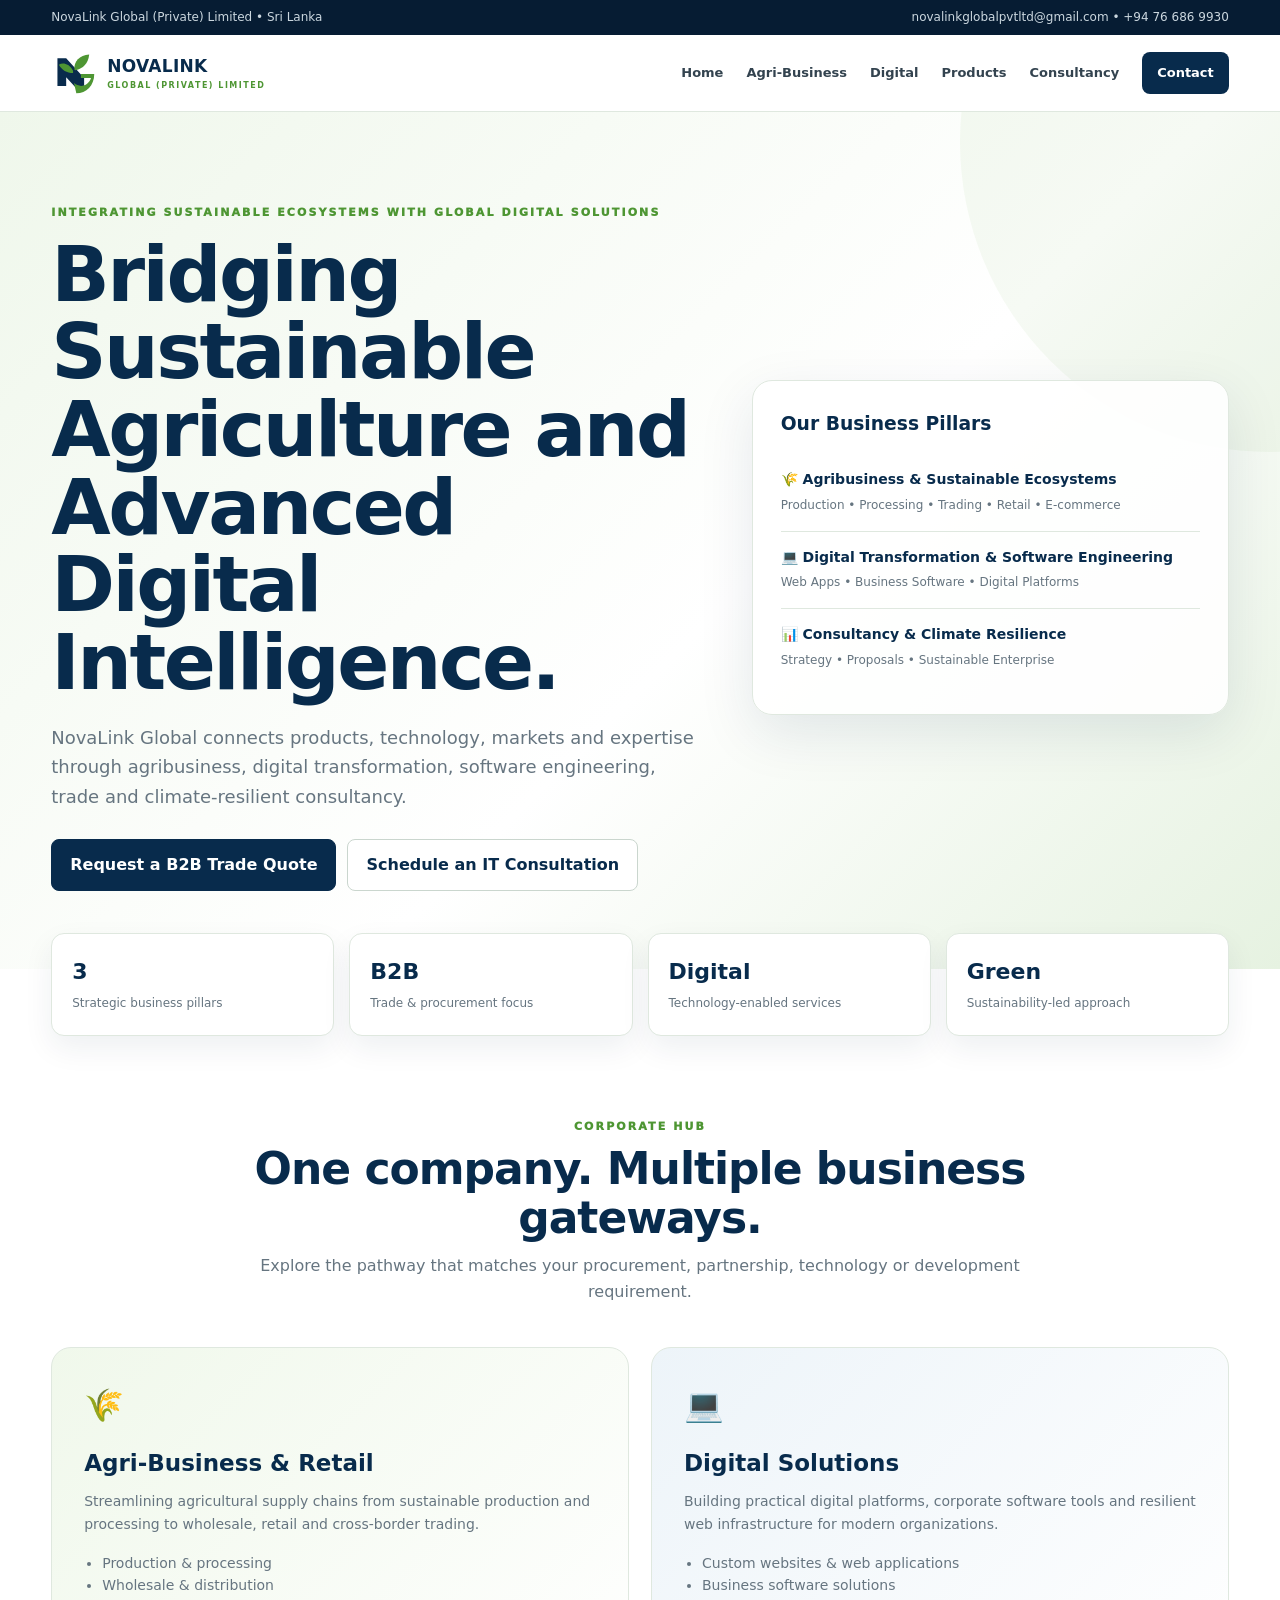
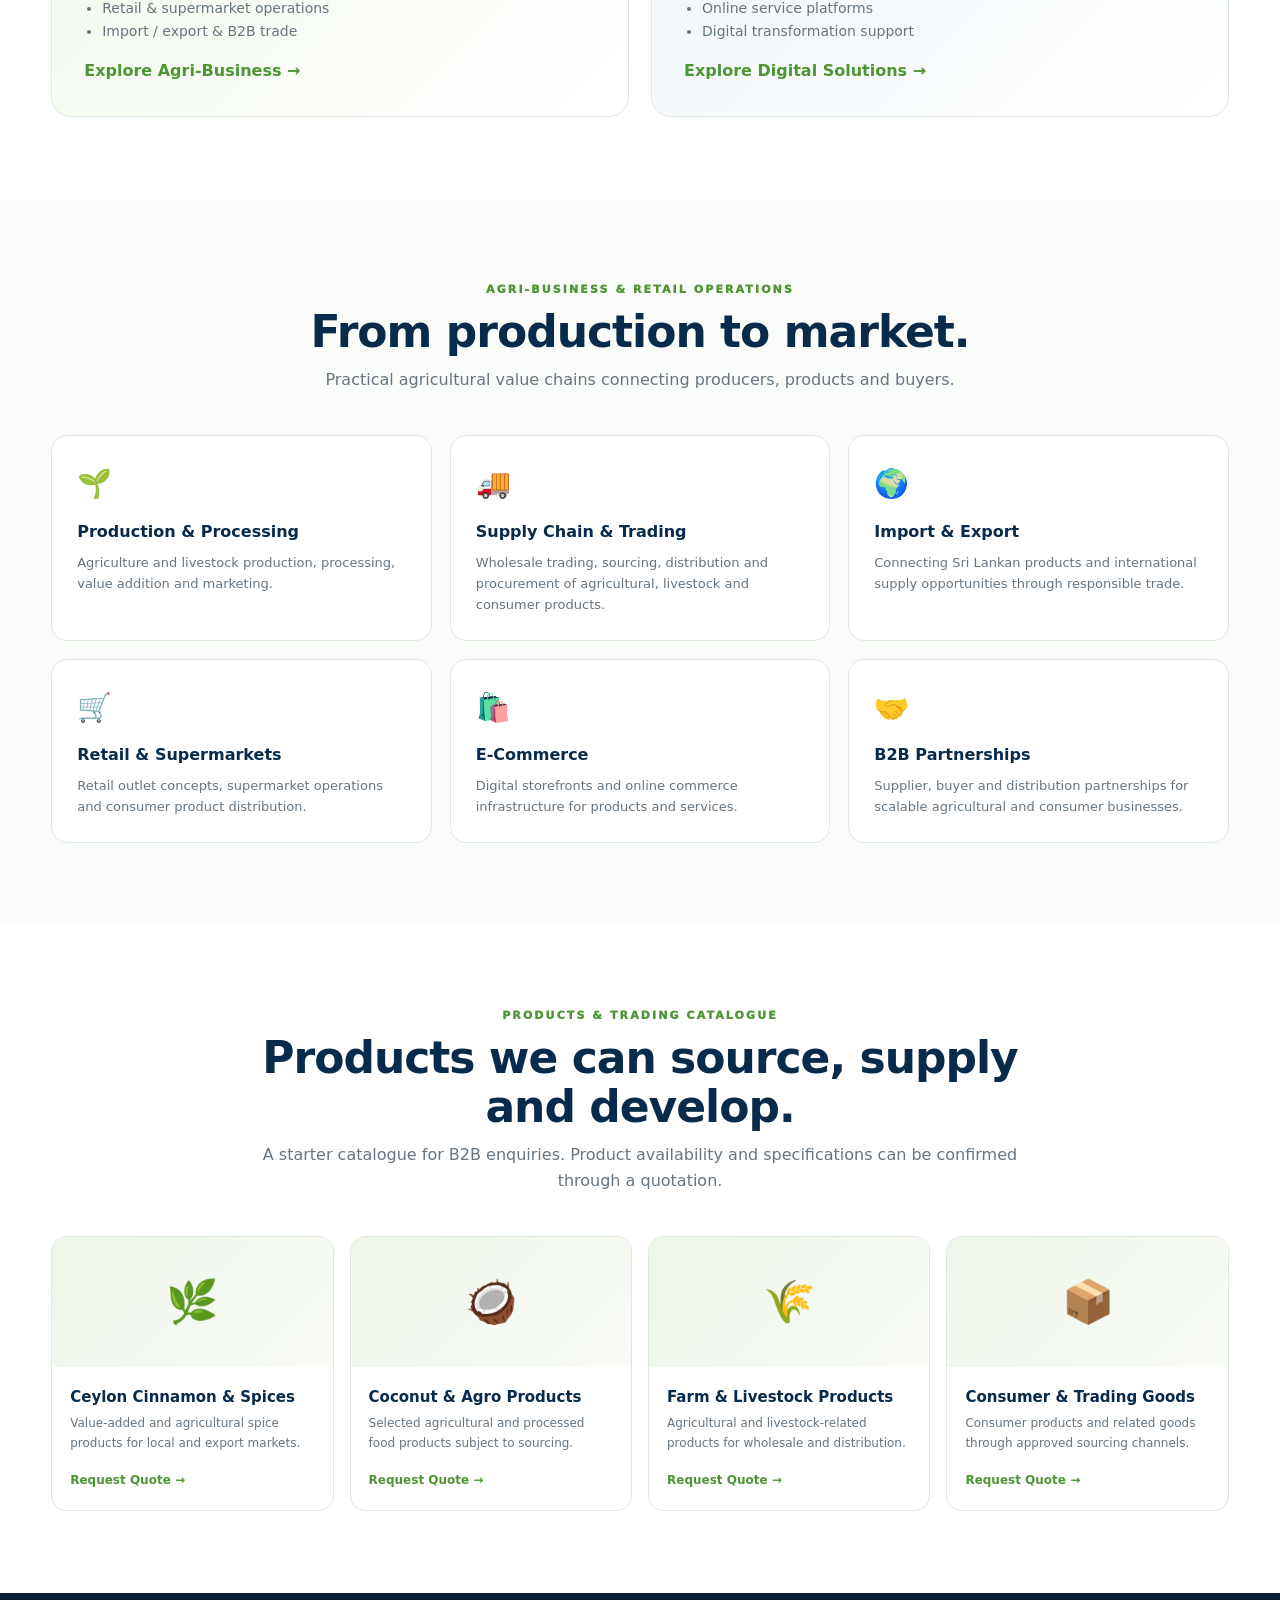
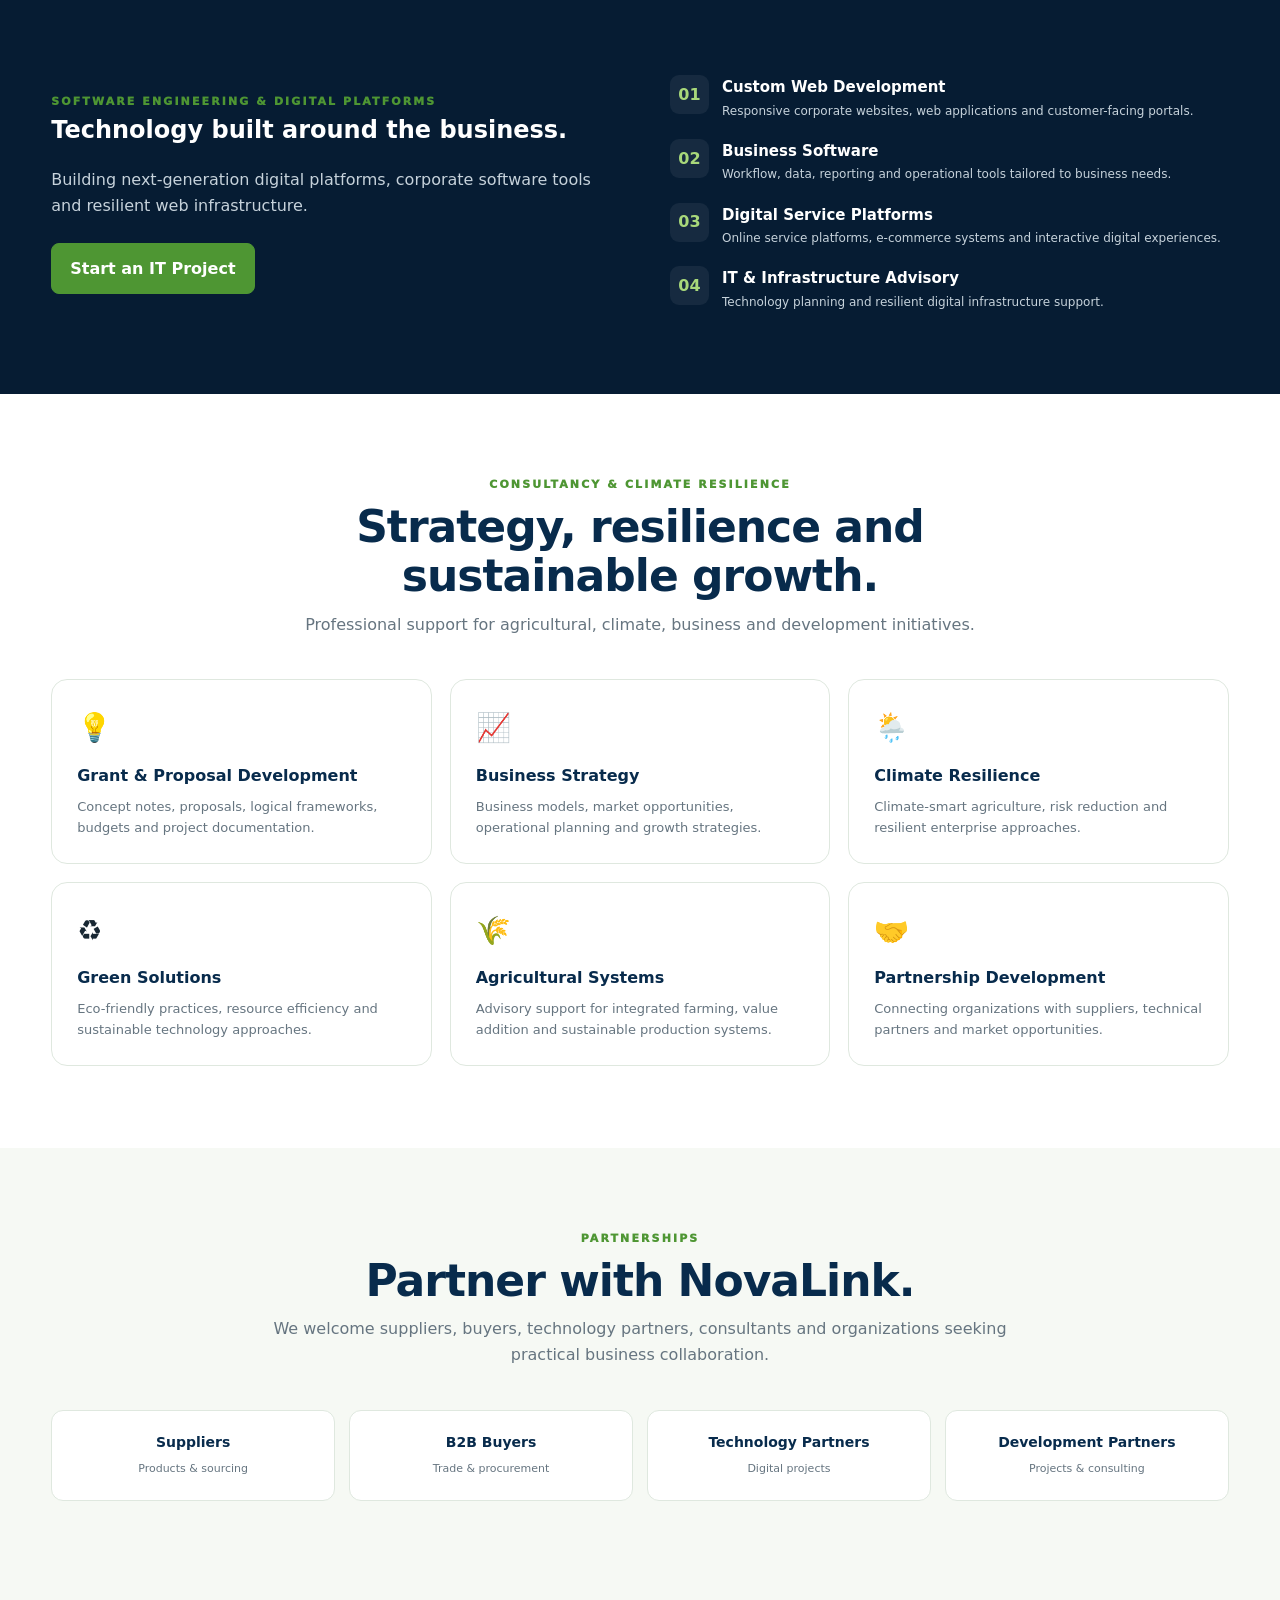
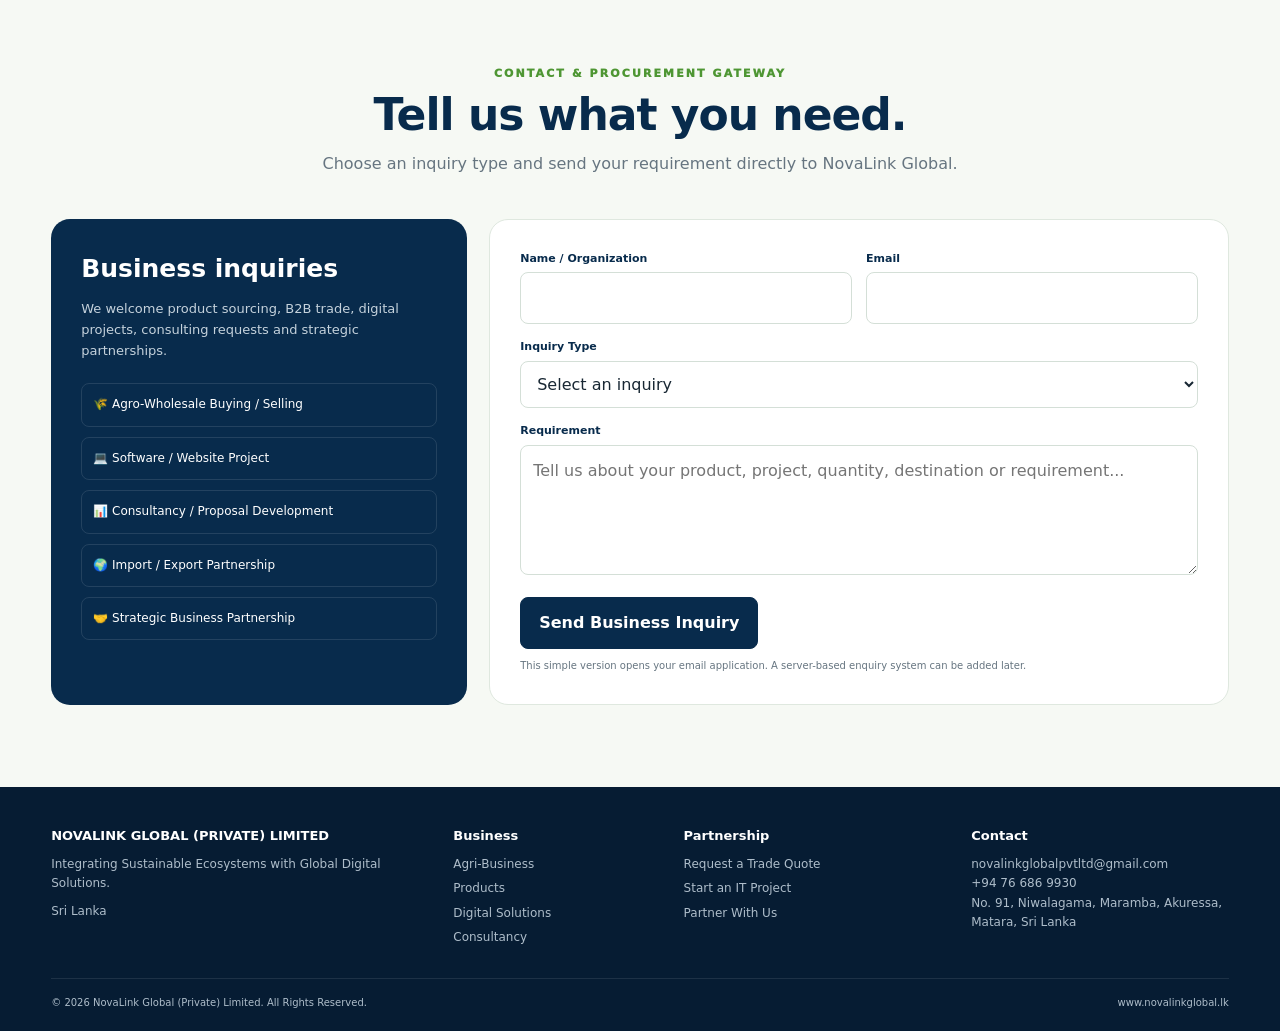
<file: novalink_global_v3.html>
<!doctype html>
<html lang="en">
<head>
<meta charset="utf-8">
<meta name="viewport" content="width=device-width,initial-scale=1">
<meta name="description" content="NovaLink Global (Private) Limited — agribusiness, sustainable ecosystems, digital transformation, software engineering, trade and consultancy.">
<meta name="theme-color" content="#092b4c">
<title>NovaLink Global | Agriculture • Digital • Trade • Consultancy</title>
<style>
:root{--n:#082b4c;--n2:#061c33;--g:#4e9633;--g2:#8fc65b;--bg:#f6f9f4;--ink:#182733;--muted:#667580;--line:#dfe8df;--white:#fff;--shadow:0 18px 55px rgba(8,43,76,.10)}
*{box-sizing:border-box;margin:0;padding:0}html{scroll-behavior:smooth}body{font-family:Inter,ui-sans-serif,system-ui,-apple-system,"Segoe UI",Arial,sans-serif;color:var(--ink);line-height:1.62;background:#fff}a{text-decoration:none;color:inherit}button,input,select,textarea{font:inherit}.wrap{width:min(1180px,92%);margin:auto}
.topbar{background:var(--n2);color:#cbd7df;font-size:12px}.topbar .wrap{min-height:35px;display:flex;justify-content:space-between;align-items:center;gap:20px}.topbar a:hover{color:#b8dd91}
header{position:sticky;top:0;z-index:100;background:#fffffff5;backdrop-filter:blur(15px);border-bottom:1px solid var(--line)}nav{height:76px;display:flex;align-items:center;justify-content:space-between;gap:25px}.brand{display:flex;align-items:center;gap:10px}.logo{width:46px;height:46px}.brand b{display:block;color:var(--n);font-size:17px;letter-spacing:.3px}.brand small{display:block;color:var(--g);font-size:8px;font-weight:900;letter-spacing:1.5px}.navlinks{display:flex;align-items:center;gap:23px}.navlinks a{font-size:13px;font-weight:800;color:#33434f}.navlinks a:hover{color:var(--g)}.navcta{background:var(--n);color:#fff!important;padding:10px 15px;border-radius:8px}.hamb{display:none;background:none;border:0;color:var(--n);font-size:25px}
.hero{position:relative;overflow:hidden;background:linear-gradient(135deg,#eff7eb,#fff 57%,#e6f2e1);padding:92px 0 78px}.hero:after{content:"";position:absolute;width:620px;height:620px;border-radius:50%;right:-300px;top:-280px;background:#4e96330d}.heroGrid{position:relative;z-index:1;display:grid;grid-template-columns:1.15fr .85fr;gap:55px;align-items:center}.eyebrow{color:var(--g);font-size:11px;font-weight:950;text-transform:uppercase;letter-spacing:2.1px}.hero h1{font-size:clamp(42px,6vw,78px);line-height:1.01;letter-spacing:-2.5px;color:var(--n);margin:14px 0 22px}.lead{font-size:18px;color:var(--muted);max-width:720px;margin-bottom:28px}.buttons{display:flex;gap:11px;flex-wrap:wrap}.btn{display:inline-block;border:1px solid var(--n);background:var(--n);color:#fff;padding:12px 18px;border-radius:8px;font-weight:850;cursor:pointer}.btn:hover{background:var(--g);border-color:var(--g)}.btn.light{background:#fff;color:var(--n);border-color:#cad6ce}.heroCard{background:#ffffffe8;border:1px solid var(--line);border-radius:20px;padding:28px;box-shadow:var(--shadow)}.heroCard h3{color:var(--n);margin-bottom:15px}.pillar{padding:14px 0;border-bottom:1px solid var(--line)}.pillar:last-child{border:0}.pillar b{display:block;color:var(--n);font-size:14px}.pillar span{color:var(--muted);font-size:12px}
section{padding:82px 0}.sectionHead{text-align:center;max-width:790px;margin:0 auto 42px}.sectionHead h2{color:var(--n);font-size:clamp(31px,4vw,44px);line-height:1.12;margin-top:8px;letter-spacing:-1px}.sectionHead p{color:var(--muted);margin-top:11px}
.metrics{display:grid;grid-template-columns:repeat(4,1fr);gap:15px;margin-top:-36px;position:relative;z-index:2}.metric{background:#fff;border:1px solid var(--line);border-radius:13px;padding:20px;box-shadow:0 12px 30px rgba(8,43,76,.07)}.metric strong{display:block;color:var(--n);font-size:22px}.metric span{font-size:12px;color:var(--muted)}
.gates{display:grid;grid-template-columns:1fr 1fr;gap:22px}.gate{border:1px solid var(--line);border-radius:20px;padding:32px;min-height:330px;background:linear-gradient(135deg,#f0f8eb,#fff)}.gate.blue{background:linear-gradient(135deg,#edf4f9,#fff)}.gateIcon{font-size:32px;margin-bottom:13px}.gate h3{color:var(--n);font-size:23px;margin-bottom:8px}.gate p,.gate li{font-size:14px;color:var(--muted)}.gate ul{padding-left:18px;margin:16px 0}.textLink{color:var(--g);font-weight:900}
.gray{background:#fafcf9}.cards{display:grid;grid-template-columns:repeat(3,1fr);gap:18px}.card{border:1px solid var(--line);border-radius:16px;padding:25px;background:#fff;transition:.2s}.card:hover{transform:translateY(-4px);box-shadow:var(--shadow)}.icon{font-size:28px;margin-bottom:12px}.card h3{font-size:16px;color:var(--n);margin-bottom:7px}.card p{font-size:13px;color:var(--muted)}
.dark{background:var(--n2);color:#fff}.dark h2,.dark h3{color:#fff}.dark .sectionHead p,.dark p{color:#c6d2db}.darkGrid{display:grid;grid-template-columns:1fr 1fr;gap:60px;align-items:center}.featureList{display:grid;gap:18px}.feature{display:flex;gap:13px}.featureNo{width:39px;height:39px;border-radius:9px;background:#ffffff10;color:#a8d87a;display:grid;place-items:center;font-weight:900;flex:none}.feature h3{font-size:15px}.feature p{font-size:12px;margin-top:2px}
.products{background:#fff}.productGrid{display:grid;grid-template-columns:repeat(4,1fr);gap:16px}.product{border:1px solid var(--line);border-radius:15px;overflow:hidden;background:#fff}.productVisual{height:130px;background:linear-gradient(135deg,#edf6e9,#f9fbf7);display:grid;place-items:center;font-size:42px}.productBody{padding:18px}.product h3{font-size:15px;color:var(--n)}.product p{font-size:12px;color:var(--muted);margin:5px 0 13px}.quote{font-size:12px;color:var(--g);font-weight:900}
.partners{background:var(--bg)}.partnerGrid{display:grid;grid-template-columns:repeat(4,1fr);gap:14px}.partner{border:1px solid var(--line);background:#fff;border-radius:12px;padding:20px;text-align:center}.partner b{display:block;color:var(--n);font-size:14px}.partner span{font-size:11px;color:var(--muted)}
.formSection{background:var(--bg)}.formGrid{display:grid;grid-template-columns:.72fr 1.28fr;gap:22px}.info{background:var(--n);color:#fff;border-radius:19px;padding:30px}.info h3{font-size:25px;margin-bottom:9px}.info p{font-size:13px;color:#c5d2dc}.points{display:grid;gap:10px;margin-top:22px}.points div{border:1px solid #ffffff1c;border-radius:8px;padding:11px;font-size:12px}.form{background:#fff;border:1px solid var(--line);border-radius:19px;padding:30px}.row{display:grid;grid-template-columns:1fr 1fr;gap:14px}.field{margin-bottom:14px}label{display:block;color:var(--n);font-size:11px;font-weight:900;margin-bottom:5px}input,select,textarea{width:100%;padding:12px;border:1px solid #d4dfd7;border-radius:8px;outline:0;color:var(--ink);background:#fff}textarea{min-height:130px;resize:vertical}input:focus,select:focus,textarea:focus{border-color:var(--g);box-shadow:0 0 0 3px #4e963319}.note{font-size:10px;color:var(--muted);margin-top:9px}
footer{background:#061c33;color:#aebdca;padding:38px 0 20px}.footGrid{display:grid;grid-template-columns:1.3fr .7fr .9fr .9fr;gap:30px;padding-bottom:25px;border-bottom:1px solid #ffffff18}.footGrid h4{color:#fff;margin-bottom:9px;font-size:13px}.footGrid p,.footGrid a{font-size:12px}.footGrid a{display:block;margin:5px 0}.footGrid a:hover{color:#b9dd93}.copyright{display:flex;justify-content:space-between;gap:15px;padding-top:16px;font-size:10px}
.back{position:fixed;right:18px;bottom:18px;width:42px;height:42px;border:0;border-radius:50%;background:var(--g);color:#fff;display:none;cursor:pointer;z-index:50}.toast{position:fixed;right:20px;bottom:70px;background:var(--n);color:#fff;padding:12px 16px;border-radius:8px;display:none;z-index:80;font-size:12px}
@media(max-width:900px){.navlinks{display:none}.navlinks.open{display:flex;position:absolute;top:76px;left:0;right:0;background:#fff;padding:18px 4%;flex-direction:column;align-items:flex-start;border-bottom:1px solid var(--line)}.hamb{display:block}.heroGrid,.darkGrid,.formGrid{grid-template-columns:1fr}.cards{grid-template-columns:1fr 1fr}.productGrid{grid-template-columns:1fr 1fr}.partnerGrid{grid-template-columns:1fr 1fr}.metrics{grid-template-columns:1fr 1fr}.footGrid{grid-template-columns:1fr 1fr}}
@media(max-width:560px){.topbar .wrap{justify-content:center}.topbar .hideMob{display:none}.hero{padding:65px 0}.hero h1{letter-spacing:-1.2px}.gates,.cards,.productGrid,.partnerGrid,.row,.metrics{grid-template-columns:1fr}.footGrid{grid-template-columns:1fr}.copyright{display:grid}.sectionHead{margin-bottom:32px}section{padding:64px 0}}
</style>
</head>
<body>
<div class="topbar"><div class="wrap"><span>NovaLink Global (Private) Limited • Sri Lanka</span><span class="hideMob">novalinkglobalpvtltd@gmail.com • +94 76 686 9930</span></div></div>
<header><div class="wrap"><nav>
<a class="brand" href="#home"><svg class="logo" viewBox="0 0 100 100"><path fill="#092b4c" d="M14 78V18h19l39 43v21H54L33 59v19z"/><path fill="#4e9633" d="M50 72c14 12 32 5 37-11H65v-9h29c0 25-17 42-39 42z"/><path fill="#4e9633" d="M51 43C49 25 62 12 83 10c-2 19-13 31-30 34z"/><path fill="#4e9633" d="M48 45C38 28 25 27 17 32c7 12 17 18 31 18z"/></svg><div><b>NOVALINK</b><small>GLOBAL (PRIVATE) LIMITED</small></div></a>
<button class="hamb" onclick="document.querySelector('.navlinks').classList.toggle('open')">☰</button>
<div class="navlinks"><a href="#home">Home</a><a href="#agri">Agri-Business</a><a href="#digital">Digital</a><a href="#products">Products</a><a href="#consultancy">Consultancy</a><a class="navcta" href="#contact">Contact</a></div>
</nav></div></header>

<main id="home">
<section class="hero"><div class="wrap heroGrid"><div>
<div class="eyebrow">Integrating Sustainable Ecosystems with Global Digital Solutions</div>
<h1>Bridging Sustainable Agriculture and Advanced Digital Intelligence.</h1>
<p class="lead">NovaLink Global connects products, technology, markets and expertise through agribusiness, digital transformation, software engineering, trade and climate-resilient consultancy.</p>
<div class="buttons"><a class="btn" href="#contact">Request a B2B Trade Quote</a><a class="btn light" href="#digital">Schedule an IT Consultation</a></div>
</div><aside class="heroCard"><h3>Our Business Pillars</h3><div class="pillar"><b>🌾 Agribusiness & Sustainable Ecosystems</b><span>Production • Processing • Trading • Retail • E-commerce</span></div><div class="pillar"><b>💻 Digital Transformation & Software Engineering</b><span>Web Apps • Business Software • Digital Platforms</span></div><div class="pillar"><b>📊 Consultancy & Climate Resilience</b><span>Strategy • Proposals • Sustainable Enterprise</span></div></aside></div></section>

<div class="wrap"><div class="metrics"><div class="metric"><strong>3</strong><span>Strategic business pillars</span></div><div class="metric"><strong>B2B</strong><span>Trade & procurement focus</span></div><div class="metric"><strong>Digital</strong><span>Technology-enabled services</span></div><div class="metric"><strong>Green</strong><span>Sustainability-led approach</span></div></div></div>

<section><div class="wrap"><div class="sectionHead"><div class="eyebrow">Corporate Hub</div><h2>One company. Multiple business gateways.</h2><p>Explore the pathway that matches your procurement, partnership, technology or development requirement.</p></div><div class="gates">
<article class="gate"><div class="gateIcon">🌾</div><h3>Agri-Business & Retail</h3><p>Streamlining agricultural supply chains from sustainable production and processing to wholesale, retail and cross-border trading.</p><ul><li>Production & processing</li><li>Wholesale & distribution</li><li>Retail & supermarket operations</li><li>Import / export & B2B trade</li></ul><a class="textLink" href="#agri">Explore Agri-Business →</a></article>
<article class="gate blue"><div class="gateIcon">💻</div><h3>Digital Solutions</h3><p>Building practical digital platforms, corporate software tools and resilient web infrastructure for modern organizations.</p><ul><li>Custom websites & web applications</li><li>Business software solutions</li><li>Online service platforms</li><li>Digital transformation support</li></ul><a class="textLink" href="#digital">Explore Digital Solutions →</a></article>
</div></div></section>

<section class="gray" id="agri"><div class="wrap"><div class="sectionHead"><div class="eyebrow">Agri-Business & Retail Operations</div><h2>From production to market.</h2><p>Practical agricultural value chains connecting producers, products and buyers.</p></div><div class="cards">
<article class="card"><div class="icon">🌱</div><h3>Production & Processing</h3><p>Agriculture and livestock production, processing, value addition and marketing.</p></article>
<article class="card"><div class="icon">🚚</div><h3>Supply Chain & Trading</h3><p>Wholesale trading, sourcing, distribution and procurement of agricultural, livestock and consumer products.</p></article>
<article class="card"><div class="icon">🌍</div><h3>Import & Export</h3><p>Connecting Sri Lankan products and international supply opportunities through responsible trade.</p></article>
<article class="card"><div class="icon">🛒</div><h3>Retail & Supermarkets</h3><p>Retail outlet concepts, supermarket operations and consumer product distribution.</p></article>
<article class="card"><div class="icon">🛍️</div><h3>E-Commerce</h3><p>Digital storefronts and online commerce infrastructure for products and services.</p></article>
<article class="card"><div class="icon">🤝</div><h3>B2B Partnerships</h3><p>Supplier, buyer and distribution partnerships for scalable agricultural and consumer businesses.</p></article>
</div></div></section>

<section id="products"><div class="wrap"><div class="sectionHead"><div class="eyebrow">Products & Trading Catalogue</div><h2>Products we can source, supply and develop.</h2><p>A starter catalogue for B2B enquiries. Product availability and specifications can be confirmed through a quotation.</p></div><div class="productGrid">
<div class="product"><div class="productVisual">🌿</div><div class="productBody"><h3>Ceylon Cinnamon & Spices</h3><p>Value-added and agricultural spice products for local and export markets.</p><a class="quote" href="#contact" onclick="setType('Agro-Wholesale Buying / Selling')">Request Quote →</a></div></div>
<div class="product"><div class="productVisual">🥥</div><div class="productBody"><h3>Coconut & Agro Products</h3><p>Selected agricultural and processed food products subject to sourcing.</p><a class="quote" href="#contact" onclick="setType('Agro-Wholesale Buying / Selling')">Request Quote →</a></div></div>
<div class="product"><div class="productVisual">🌾</div><div class="productBody"><h3>Farm & Livestock Products</h3><p>Agricultural and livestock-related products for wholesale and distribution.</p><a class="quote" href="#contact" onclick="setType('Agro-Wholesale Buying / Selling')">Request Quote →</a></div></div>
<div class="product"><div class="productVisual">📦</div><div class="productBody"><h3>Consumer & Trading Goods</h3><p>Consumer products and related goods through approved sourcing channels.</p><a class="quote" href="#contact" onclick="setType('Import / Export Partnership')">Request Quote →</a></div></div>
</div></div></section>

<section class="dark" id="digital"><div class="wrap darkGrid"><div><div class="eyebrow">Software Engineering & Digital Platforms</div><h2>Technology built around the business.</h2><p style="margin-top:17px">Building next-generation digital platforms, corporate software tools and resilient web infrastructure.</p><div class="buttons" style="margin-top:24px"><a class="btn" style="background:var(--g);border-color:var(--g)" href="#contact" onclick="setType('Software / Website Project')">Start an IT Project</a></div></div><div class="featureList">
<div class="feature"><div class="featureNo">01</div><div><h3>Custom Web Development</h3><p>Responsive corporate websites, web applications and customer-facing portals.</p></div></div>
<div class="feature"><div class="featureNo">02</div><div><h3>Business Software</h3><p>Workflow, data, reporting and operational tools tailored to business needs.</p></div></div>
<div class="feature"><div class="featureNo">03</div><div><h3>Digital Service Platforms</h3><p>Online service platforms, e-commerce systems and interactive digital experiences.</p></div></div>
<div class="feature"><div class="featureNo">04</div><div><h3>IT & Infrastructure Advisory</h3><p>Technology planning and resilient digital infrastructure support.</p></div></div>
</div></div></section>

<section id="consultancy"><div class="wrap"><div class="sectionHead"><div class="eyebrow">Consultancy & Climate Resilience</div><h2>Strategy, resilience and sustainable growth.</h2><p>Professional support for agricultural, climate, business and development initiatives.</p></div><div class="cards">
<article class="card"><div class="icon">💡</div><h3>Grant & Proposal Development</h3><p>Concept notes, proposals, logical frameworks, budgets and project documentation.</p></article>
<article class="card"><div class="icon">📈</div><h3>Business Strategy</h3><p>Business models, market opportunities, operational planning and growth strategies.</p></article>
<article class="card"><div class="icon">🌦️</div><h3>Climate Resilience</h3><p>Climate-smart agriculture, risk reduction and resilient enterprise approaches.</p></article>
<article class="card"><div class="icon">♻️</div><h3>Green Solutions</h3><p>Eco-friendly practices, resource efficiency and sustainable technology approaches.</p></article>
<article class="card"><div class="icon">🌾</div><h3>Agricultural Systems</h3><p>Advisory support for integrated farming, value addition and sustainable production systems.</p></article>
<article class="card"><div class="icon">🤝</div><h3>Partnership Development</h3><p>Connecting organizations with suppliers, technical partners and market opportunities.</p></article>
</div></div></section>

<section class="partners"><div class="wrap"><div class="sectionHead"><div class="eyebrow">Partnerships</div><h2>Partner with NovaLink.</h2><p>We welcome suppliers, buyers, technology partners, consultants and organizations seeking practical business collaboration.</p></div><div class="partnerGrid"><div class="partner"><b>Suppliers</b><span>Products & sourcing</span></div><div class="partner"><b>B2B Buyers</b><span>Trade & procurement</span></div><div class="partner"><b>Technology Partners</b><span>Digital projects</span></div><div class="partner"><b>Development Partners</b><span>Projects & consulting</span></div></div></div></section>

<section class="formSection" id="contact"><div class="wrap"><div class="sectionHead"><div class="eyebrow">Contact & Procurement Gateway</div><h2>Tell us what you need.</h2><p>Choose an inquiry type and send your requirement directly to NovaLink Global.</p></div><div class="formGrid">
<div class="info"><h3>Business inquiries</h3><p>We welcome product sourcing, B2B trade, digital projects, consulting requests and strategic partnerships.</p><div class="points"><div>🌾 Agro-Wholesale Buying / Selling</div><div>💻 Software / Website Project</div><div>📊 Consultancy / Proposal Development</div><div>🌍 Import / Export Partnership</div><div>🤝 Strategic Business Partnership</div></div></div>
<form class="form" onsubmit="send(event)"><div class="row"><div class="field"><label>Name / Organization</label><input id="name" required></div><div class="field"><label>Email</label><input id="email" type="email" required></div></div><div class="field"><label>Inquiry Type</label><select id="type" required><option value="">Select an inquiry</option><option>Agro-Wholesale Buying / Selling</option><option>Software / Website Project</option><option>Consultancy / Proposal Development</option><option>Import / Export Partnership</option><option>Strategic Business Partnership</option><option>Other Business Inquiry</option></select></div><div class="field"><label>Requirement</label><textarea id="msg" required placeholder="Tell us about your product, project, quantity, destination or requirement..."></textarea></div><button class="btn">Send Business Inquiry</button><p class="note">This simple version opens your email application. A server-based enquiry system can be added later.</p></form>
</div></div></section>
</main>

<footer><div class="wrap"><div class="footGrid"><div><h4>NOVALINK GLOBAL (PRIVATE) LIMITED</h4><p>Integrating Sustainable Ecosystems with Global Digital Solutions.</p><p style="margin-top:8px">Sri Lanka</p></div><div><h4>Business</h4><a href="#agri">Agri-Business</a><a href="#products">Products</a><a href="#digital">Digital Solutions</a><a href="#consultancy">Consultancy</a></div><div><h4>Partnership</h4><a href="#contact">Request a Trade Quote</a><a href="#contact">Start an IT Project</a><a href="#contact">Partner With Us</a></div><div><h4>Contact</h4><p>novalinkglobalpvtltd@gmail.com</p><p>+94 76 686 9930</p><p>No. 91, Niwalagama, Maramba, Akuressa, Matara, Sri Lanka</p></div></div><div class="copyright"><span>© 2026 NovaLink Global (Private) Limited. All Rights Reserved.</span><span>www.novalinkglobal.lk</span></div></div></footer>
<button class="back" id="back" onclick="scrollTo({top:0,behavior:'smooth'})">↑</button><div class="toast" id="toast">Opening your email application…</div>
<script>
function setType(v){setTimeout(()=>{document.getElementById('type').value=v},100)}
function send(e){e.preventDefault();let n=document.getElementById('name').value,m=document.getElementById('email').value,t=document.getElementById('type').value,x=document.getElementById('msg').value;document.getElementById('toast').style.display='block';location.href='mailto:novalinkglobalpvtltd@gmail.com?subject='+encodeURIComponent('NovaLink Business Inquiry - '+t)+'&body='+encodeURIComponent('Name / Organization: '+n+'\\nEmail: '+m+'\\nInquiry Type: '+t+'\\n\\nRequirement:\\n'+x);setTimeout(()=>document.getElementById('toast').style.display='none',4000)}
window.addEventListener('scroll',()=>document.getElementById('back').style.display=scrollY>500?'block':'none');
document.querySelectorAll('.navlinks a').forEach(a=>a.addEventListener('click',()=>document.querySelector('.navlinks').classList.remove('open')));
</script>
</body></html>
</file>
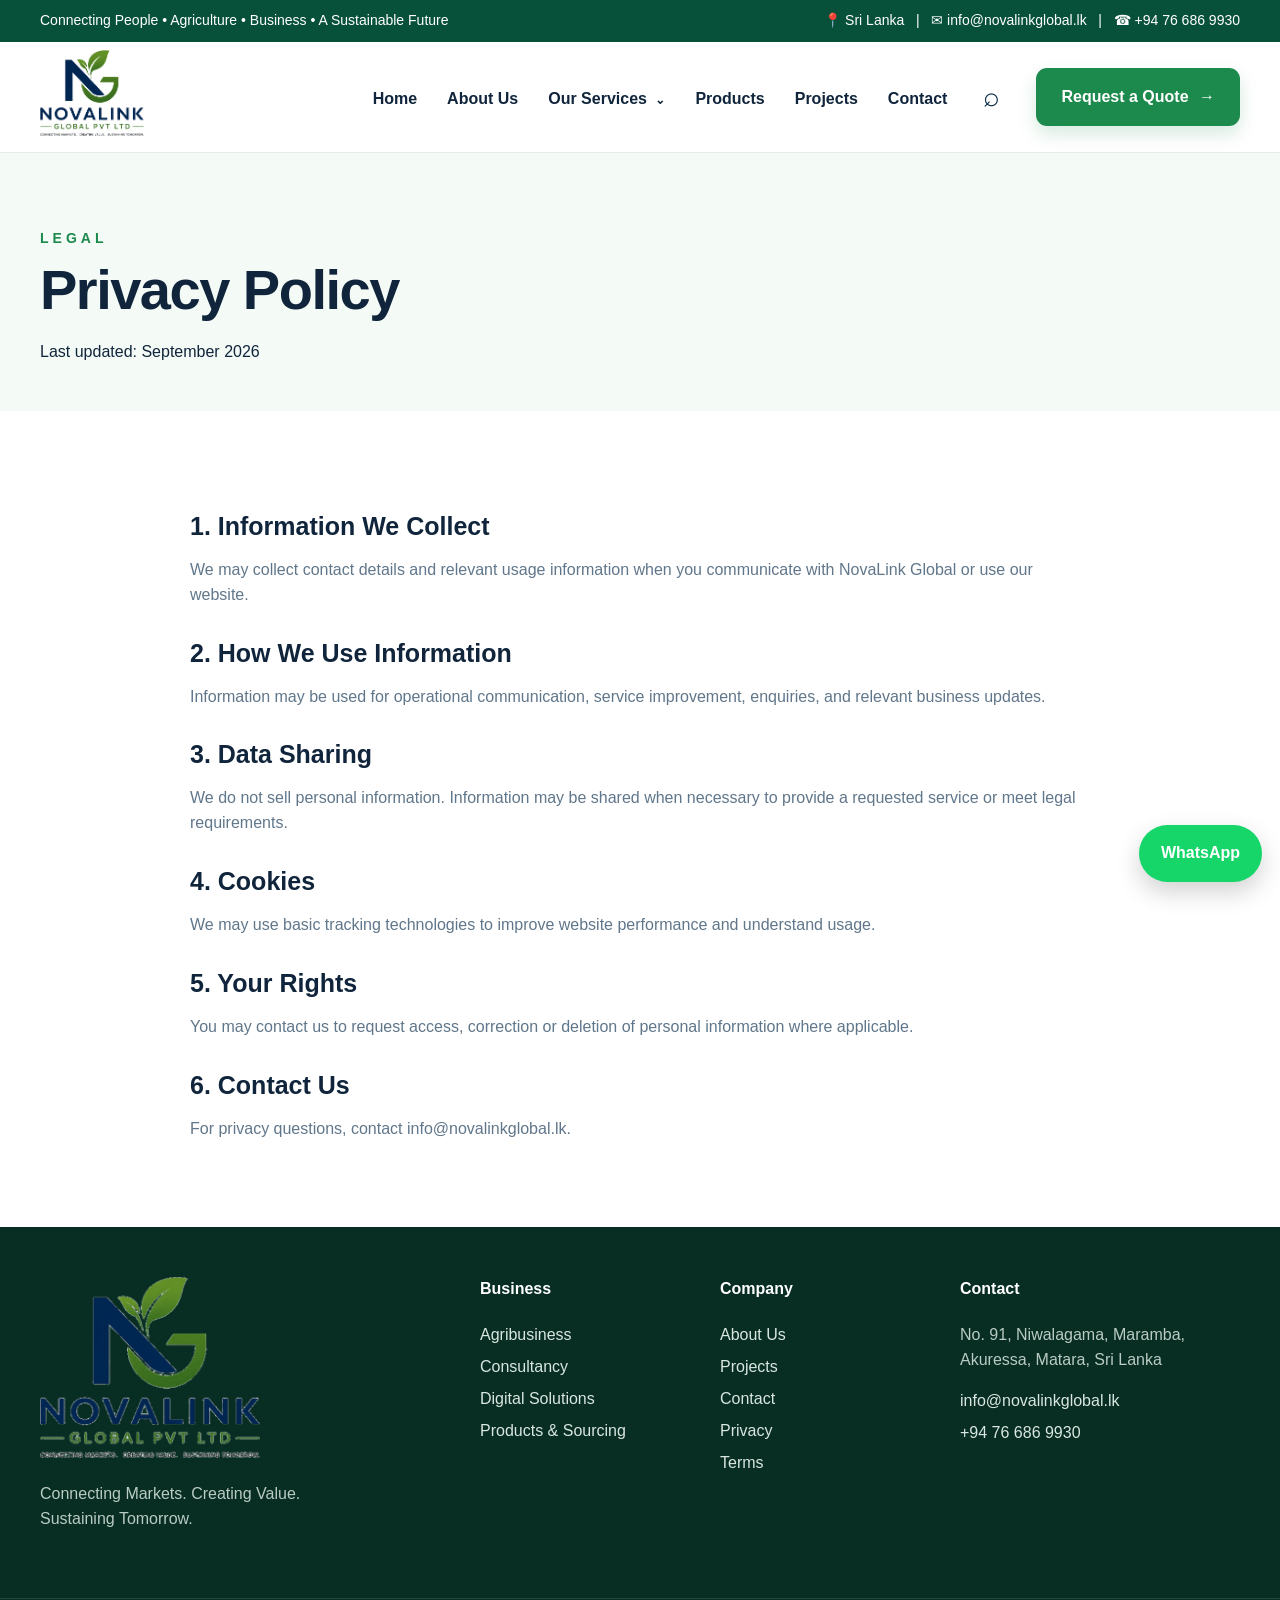
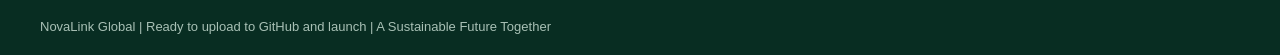
<file: privacy.html>
<!doctype html><html lang="en"><head><meta charset="utf-8"><meta name="viewport" content="width=device-width,initial-scale=1"><meta name="description" content="NovaLink Global — Sri Lankan agribusiness, consultancy, digital solutions, sourcing and sustainable development."><meta name="theme-color" content="#0b513c"><link rel="icon" href="logo.png"><link rel="stylesheet" href="styles.css"><title>Privacy Policy | NovaLink Global</title></head><body><div class="topbar"><div class="wrap topbar-inner"><span>Connecting People • Agriculture • Business • A Sustainable Future</span><span class="top-contact">📍 Sri Lanka &nbsp; | &nbsp; ✉ info@novalinkglobal.lk &nbsp; | &nbsp; ☎ +94 76 686 9930</span></div></div>
<header class="site-header"><div class="wrap header-inner"><a class="brand" href="index.html"><img src="logo.png" alt="NovaLink Global (Private) Limited"></a><nav class="nav-links"><a class="" href="index.html">Home</a><a class="" href="about.html">About Us</a><div class="nav-dd"><button>Our Services <span>⌄</span></button><div class="dropdown"><a href="agribusiness.html">Agribusiness</a><a href="consultancy.html">Consultancy</a><a href="digital.html">Digital Solutions</a></div></div><a class="" href="products.html">Products</a><a class="" href="projects.html">Projects</a><a class="" href="contact.html">Contact</a><button class="search-btn" aria-label="Search">⌕</button><a class="quote-btn" href="contact.html">Request a Quote <span>→</span></a></nav><button class="menu-btn" onclick="toggleMenu()" aria-label="Open menu">☰</button></div><div class="mobile-nav" id="mobileNav"><a href="index.html">Home</a><a href="about.html">About Us</a><details><summary>Our Services</summary><a href="agribusiness.html">Agribusiness</a><a href="consultancy.html">Consultancy</a><a href="digital.html">Digital Solutions</a></details><a href="products.html">Products</a><a href="projects.html">Projects</a><a href="contact.html">Contact</a><a class="quote-btn" href="contact.html">Request a Quote →</a></div></header><main><section class="document-head"><div class="wrap"><div class="eyebrow dark">LEGAL</div><h1>Privacy Policy</h1><p>Last updated: September 2026</p></div></section><section class="section"><div class="wrap document"><h2>1. Information We Collect</h2><p>We may collect contact details and relevant usage information when you communicate with NovaLink Global or use our website.</p><h2>2. How We Use Information</h2><p>Information may be used for operational communication, service improvement, enquiries, and relevant business updates.</p><h2>3. Data Sharing</h2><p>We do not sell personal information. Information may be shared when necessary to provide a requested service or meet legal requirements.</p><h2>4. Cookies</h2><p>We may use basic tracking technologies to improve website performance and understand usage.</p><h2>5. Your Rights</h2><p>You may contact us to request access, correction or deletion of personal information where applicable.</p><h2>6. Contact Us</h2><p>For privacy questions, contact <a href="mailto:info@novalinkglobal.lk">info@novalinkglobal.lk</a>.</p></div></section></main><footer><div class="wrap footer-grid"><div><img src="logo.png" class="footer-logo" alt="NovaLink Global"><p>Connecting Markets. Creating Value. Sustaining Tomorrow.</p></div><div><h4>Business</h4><a href="agribusiness.html">Agribusiness</a><a href="consultancy.html">Consultancy</a><a href="digital.html">Digital Solutions</a><a href="products.html">Products &amp; Sourcing</a></div><div><h4>Company</h4><a href="about.html">About Us</a><a href="projects.html">Projects</a><a href="contact.html">Contact</a><a href="privacy.html">Privacy</a><a href="terms.html">Terms</a></div><div><h4>Contact</h4><p>No. 91, Niwalagama, Maramba, Akuressa, Matara, Sri Lanka</p><a href="mailto:info@novalinkglobal.lk">info@novalinkglobal.lk</a><a href="tel:+94766869930">+94 76 686 9930</a></div></div><div class="footer-bottom"><div class="wrap">NovaLink Global | Ready to upload to GitHub and launch | A Sustainable Future Together</div></div></footer><a class="floating-wa" href="https://wa.me/94766869930?text=Hello%20NovaLink%20Global%2C%20I%20would%20like%20to%20make%20an%20enquiry." target="_blank" rel="noopener">WhatsApp</a><script src="main.js"></script></body></html>
</file>
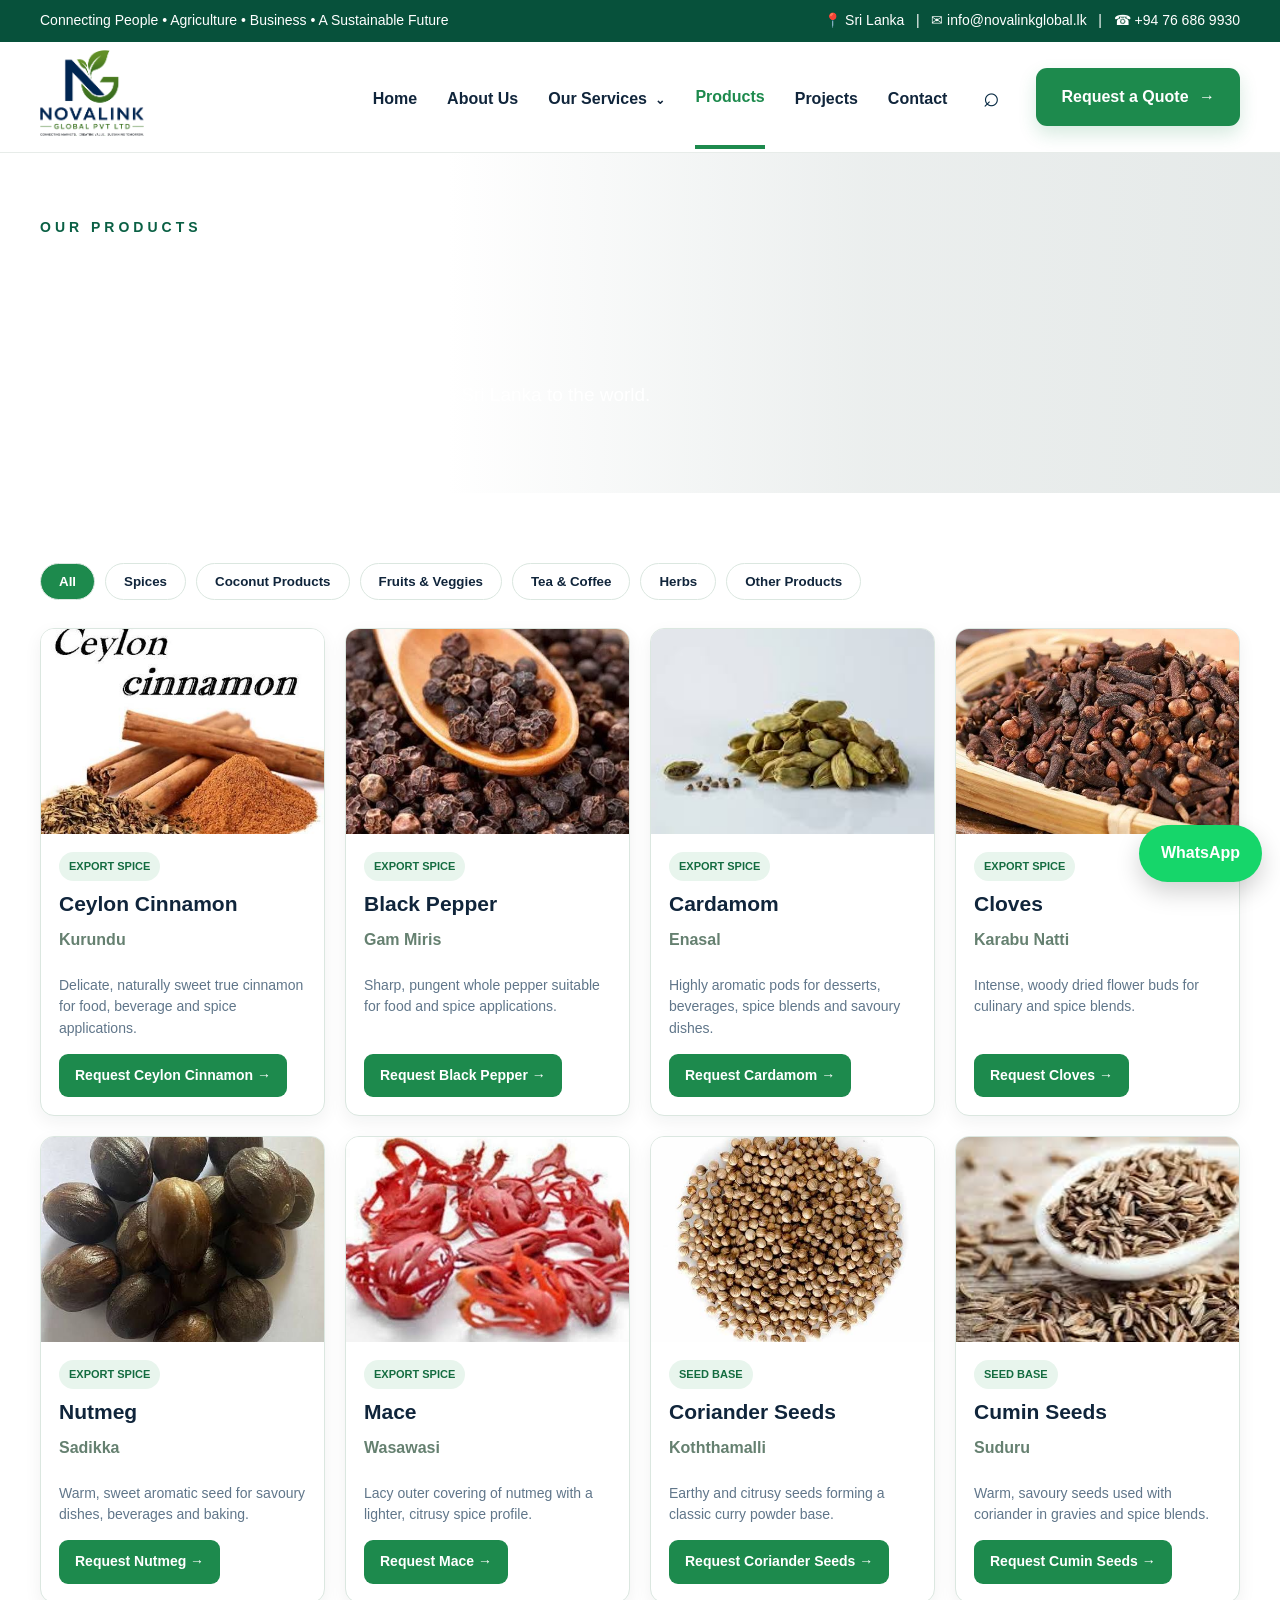
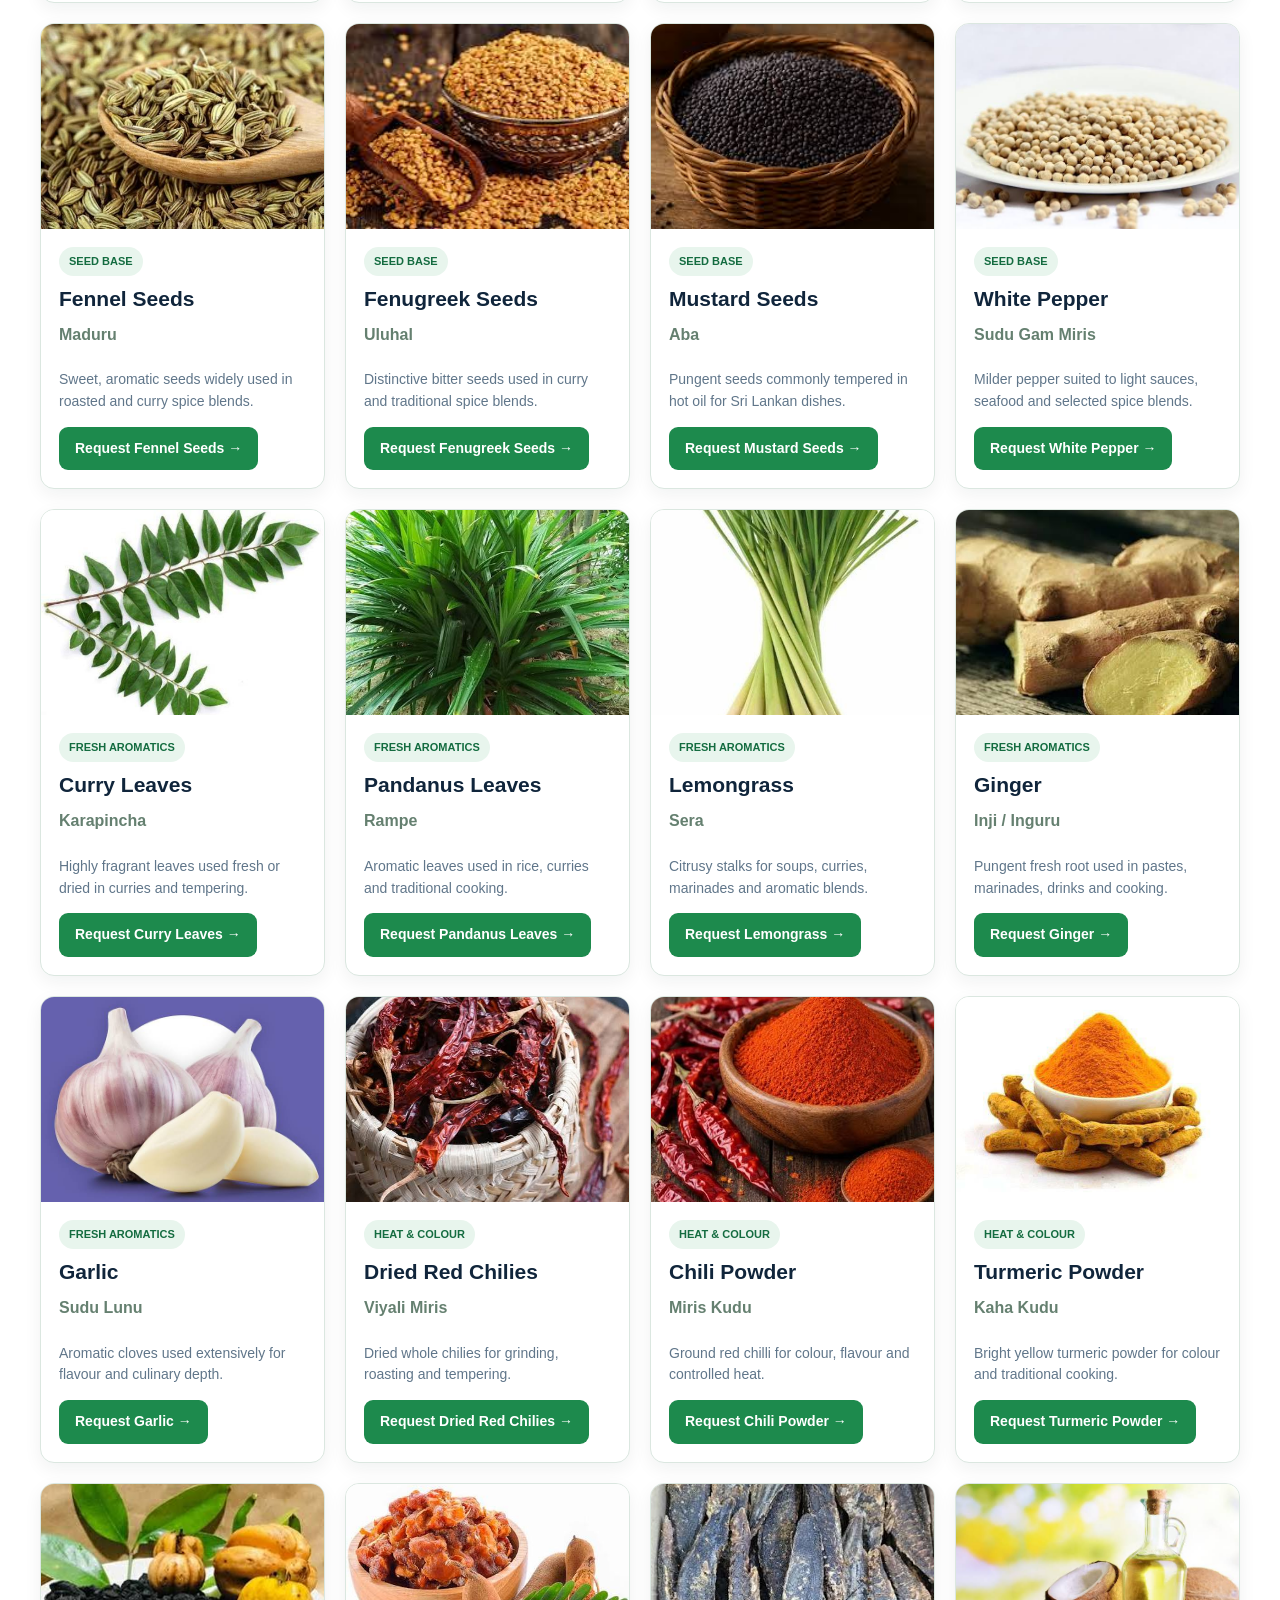
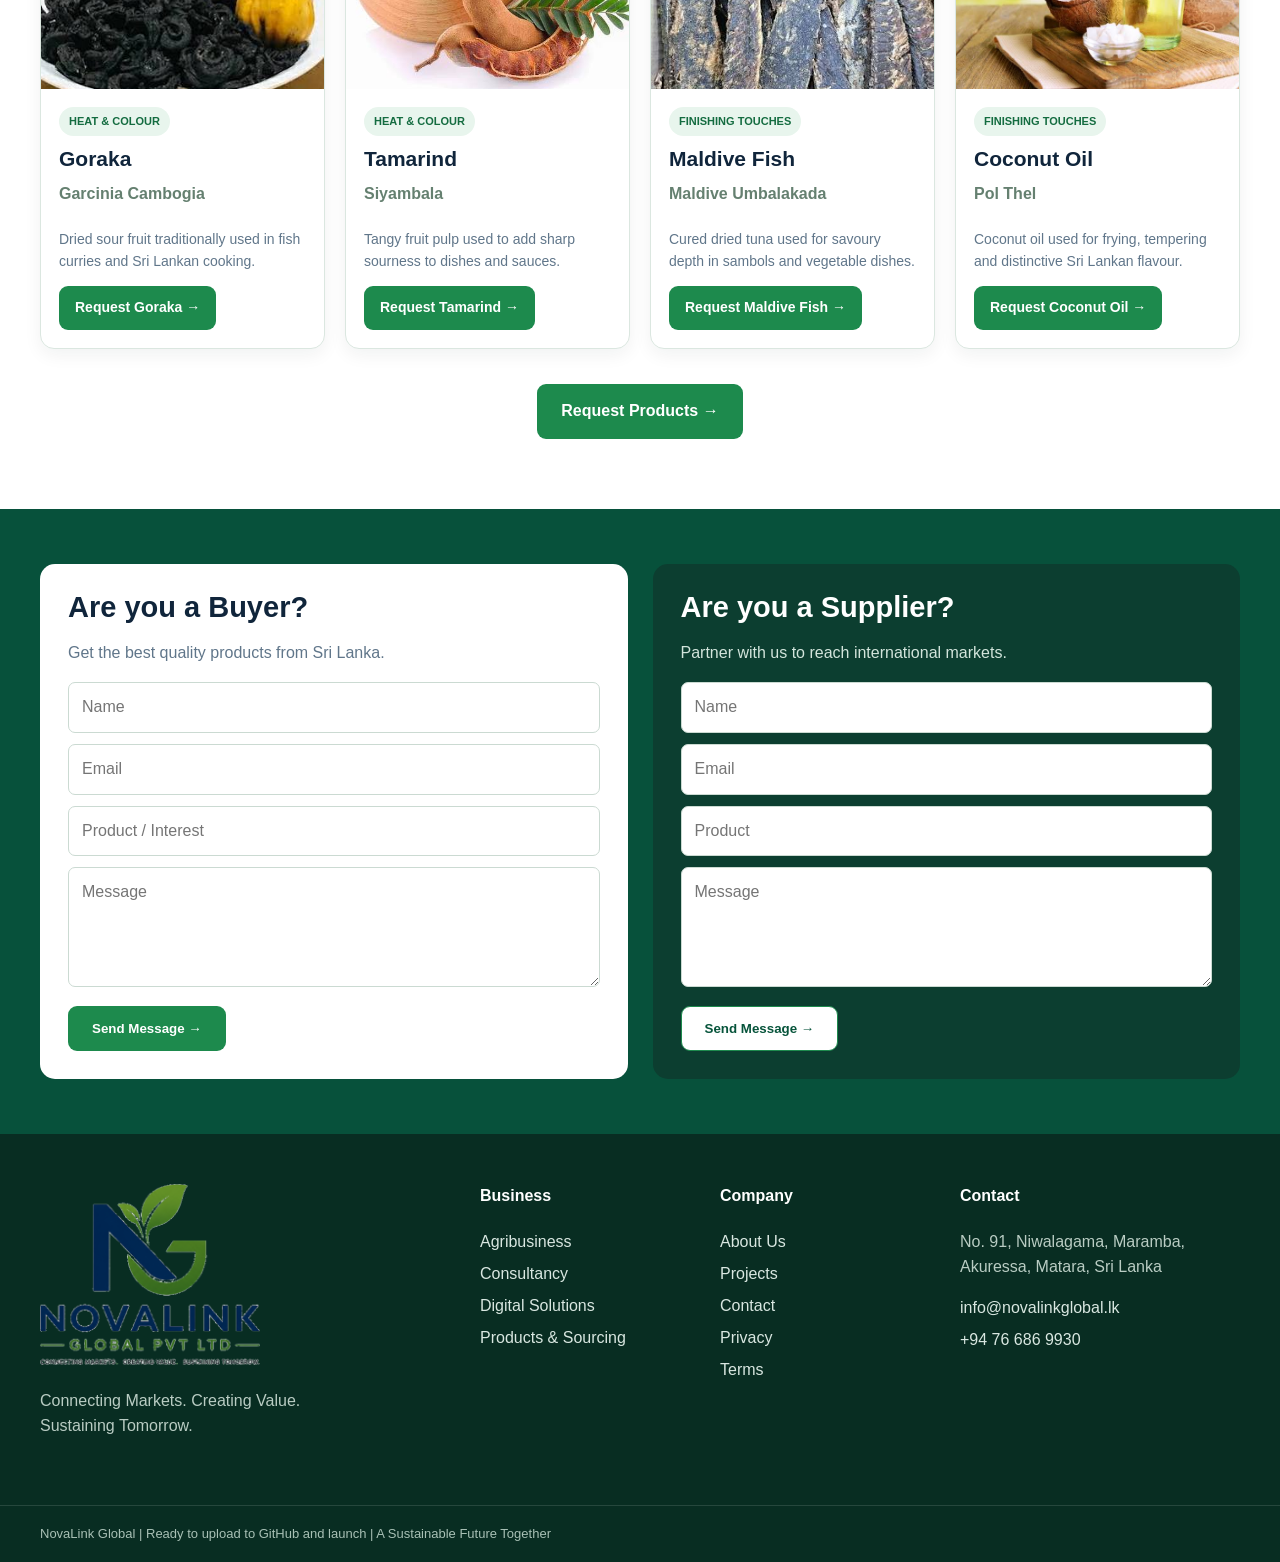
<file: products.html>
<!doctype html><html lang="en"><head><meta charset="utf-8"><meta name="viewport" content="width=device-width,initial-scale=1"><meta name="description" content="High-quality Sri Lankan spices and agricultural products for local and international buyers."><meta name="theme-color" content="#0b513c"><link rel="icon" href="logo.png"><link rel="stylesheet" href="styles.css"><title>Our Products | NovaLink Global</title></head><body><div class="topbar"><div class="wrap topbar-inner"><span>Connecting People • Agriculture • Business • A Sustainable Future</span><span class="top-contact">📍 Sri Lanka &nbsp; | &nbsp; ✉ info@novalinkglobal.lk &nbsp; | &nbsp; ☎ +94 76 686 9930</span></div></div>
<header class="site-header"><div class="wrap header-inner"><a class="brand" href="index.html"><img src="logo.png" alt="NovaLink Global (Private) Limited"></a><nav class="nav-links"><a class="" href="index.html">Home</a><a class="" href="about.html">About Us</a><div class="nav-dd"><button>Our Services <span>⌄</span></button><div class="dropdown"><a href="agribusiness.html">Agribusiness</a><a href="consultancy.html">Consultancy</a><a href="digital.html">Digital Solutions</a></div></div><a class="active" href="products.html">Products</a><a class="" href="projects.html">Projects</a><a class="" href="contact.html">Contact</a><button class="search-btn" aria-label="Search">⌕</button><a class="quote-btn" href="contact.html">Request a Quote <span>→</span></a></nav><button class="menu-btn" onclick="toggleMenu()" aria-label="Open menu">☰</button></div><div class="mobile-nav" id="mobileNav"><a href="index.html">Home</a><a href="about.html">About Us</a><details><summary>Our Services</summary><a href="agribusiness.html">Agribusiness</a><a href="consultancy.html">Consultancy</a><a href="digital.html">Digital Solutions</a></details><a href="products.html">Products</a><a href="projects.html">Projects</a><a href="contact.html">Contact</a><a class="quote-btn" href="contact.html">Request a Quote →</a></div></header><main><section class="page-hero product-hero" style="--hero:url('https://images.unsplash.com/photo-1492496913980-501348b61469?auto=format&fit=crop&w=1600&q=88')"><div class="page-hero-overlay"></div><div class="wrap"><div class="eyebrow">OUR PRODUCTS</div><h1>Pure Sri Lankan<br>Goodness</h1><p>High-quality spices and agricultural products from Sri Lanka to the world.</p></div></section><section class="section"><div class="wrap"><div class="filter-tabs"><button class="filter active" data-filter="All">All</button><button class="filter " data-filter="Spices">Spices</button><button class="filter " data-filter="Coconut Products">Coconut Products</button><button class="filter " data-filter="Fruits & Veggies">Fruits & Veggies</button><button class="filter " data-filter="Tea & Coffee">Tea & Coffee</button><button class="filter " data-filter="Herbs">Herbs</button><button class="filter " data-filter="Other Products">Other Products</button></div><div class="product-grid"><article class="product-card" data-category="Export Spice"><div class="product-img"><img src="cinnamon.jfif" alt="Ceylon Cinnamon"></div><div class="product-body"><span class="tag">Export Spice</span><h3>Ceylon Cinnamon</h3><b class="local">Kurundu</b><p>Delicate, naturally sweet true cinnamon for food, beverage and spice applications.</p><a class="btn green small" href="contact.html?product=Ceylon Cinnamon">Request Ceylon Cinnamon →</a></div></article><article class="product-card" data-category="Export Spice"><div class="product-img"><img src="black-pepper.jfif" alt="Black Pepper"></div><div class="product-body"><span class="tag">Export Spice</span><h3>Black Pepper</h3><b class="local">Gam Miris</b><p>Sharp, pungent whole pepper suitable for food and spice applications.</p><a class="btn green small" href="contact.html?product=Black Pepper">Request Black Pepper →</a></div></article><article class="product-card" data-category="Export Spice"><div class="product-img"><img src="cardamom.jfif" alt="Cardamom"></div><div class="product-body"><span class="tag">Export Spice</span><h3>Cardamom</h3><b class="local">Enasal</b><p>Highly aromatic pods for desserts, beverages, spice blends and savoury dishes.</p><a class="btn green small" href="contact.html?product=Cardamom">Request Cardamom →</a></div></article><article class="product-card" data-category="Export Spice"><div class="product-img"><img src="cloves.jfif" alt="Cloves"></div><div class="product-body"><span class="tag">Export Spice</span><h3>Cloves</h3><b class="local">Karabu Natti</b><p>Intense, woody dried flower buds for culinary and spice blends.</p><a class="btn green small" href="contact.html?product=Cloves">Request Cloves →</a></div></article><article class="product-card" data-category="Export Spice"><div class="product-img"><img src="nutmeg.jfif" alt="Nutmeg"></div><div class="product-body"><span class="tag">Export Spice</span><h3>Nutmeg</h3><b class="local">Sadikka</b><p>Warm, sweet aromatic seed for savoury dishes, beverages and baking.</p><a class="btn green small" href="contact.html?product=Nutmeg">Request Nutmeg →</a></div></article><article class="product-card" data-category="Export Spice"><div class="product-img"><img src="mace.jfif" alt="Mace"></div><div class="product-body"><span class="tag">Export Spice</span><h3>Mace</h3><b class="local">Wasawasi</b><p>Lacy outer covering of nutmeg with a lighter, citrusy spice profile.</p><a class="btn green small" href="contact.html?product=Mace">Request Mace →</a></div></article><article class="product-card" data-category="Seed Base"><div class="product-img"><img src="coriander-seeds.jfif" alt="Coriander Seeds"></div><div class="product-body"><span class="tag">Seed Base</span><h3>Coriander Seeds</h3><b class="local">Koththamalli</b><p>Earthy and citrusy seeds forming a classic curry powder base.</p><a class="btn green small" href="contact.html?product=Coriander Seeds">Request Coriander Seeds →</a></div></article><article class="product-card" data-category="Seed Base"><div class="product-img"><img src="cumin-seeds.jfif" alt="Cumin Seeds"></div><div class="product-body"><span class="tag">Seed Base</span><h3>Cumin Seeds</h3><b class="local">Suduru</b><p>Warm, savoury seeds used with coriander in gravies and spice blends.</p><a class="btn green small" href="contact.html?product=Cumin Seeds">Request Cumin Seeds →</a></div></article><article class="product-card" data-category="Seed Base"><div class="product-img"><img src="fennel-seeds.jfif" alt="Fennel Seeds"></div><div class="product-body"><span class="tag">Seed Base</span><h3>Fennel Seeds</h3><b class="local">Maduru</b><p>Sweet, aromatic seeds widely used in roasted and curry spice blends.</p><a class="btn green small" href="contact.html?product=Fennel Seeds">Request Fennel Seeds →</a></div></article><article class="product-card" data-category="Seed Base"><div class="product-img"><img src="fenugreek-seeds.jfif" alt="Fenugreek Seeds"></div><div class="product-body"><span class="tag">Seed Base</span><h3>Fenugreek Seeds</h3><b class="local">Uluhal</b><p>Distinctive bitter seeds used in curry and traditional spice blends.</p><a class="btn green small" href="contact.html?product=Fenugreek Seeds">Request Fenugreek Seeds →</a></div></article><article class="product-card" data-category="Seed Base"><div class="product-img"><img src="mustard-seeds.jfif" alt="Mustard Seeds"></div><div class="product-body"><span class="tag">Seed Base</span><h3>Mustard Seeds</h3><b class="local">Aba</b><p>Pungent seeds commonly tempered in hot oil for Sri Lankan dishes.</p><a class="btn green small" href="contact.html?product=Mustard Seeds">Request Mustard Seeds →</a></div></article><article class="product-card" data-category="Seed Base"><div class="product-img"><img src="white-pepper.jfif" alt="White Pepper"></div><div class="product-body"><span class="tag">Seed Base</span><h3>White Pepper</h3><b class="local">Sudu Gam Miris</b><p>Milder pepper suited to light sauces, seafood and selected spice blends.</p><a class="btn green small" href="contact.html?product=White Pepper">Request White Pepper →</a></div></article><article class="product-card" data-category="Fresh Aromatics"><div class="product-img"><img src="curry-leaves.jfif" alt="Curry Leaves"></div><div class="product-body"><span class="tag">Fresh Aromatics</span><h3>Curry Leaves</h3><b class="local">Karapincha</b><p>Highly fragrant leaves used fresh or dried in curries and tempering.</p><a class="btn green small" href="contact.html?product=Curry Leaves">Request Curry Leaves →</a></div></article><article class="product-card" data-category="Fresh Aromatics"><div class="product-img"><img src="pandanus-leaves.jfif" alt="Pandanus Leaves"></div><div class="product-body"><span class="tag">Fresh Aromatics</span><h3>Pandanus Leaves</h3><b class="local">Rampe</b><p>Aromatic leaves used in rice, curries and traditional cooking.</p><a class="btn green small" href="contact.html?product=Pandanus Leaves">Request Pandanus Leaves →</a></div></article><article class="product-card" data-category="Fresh Aromatics"><div class="product-img"><img src="lemongrass.jfif" alt="Lemongrass"></div><div class="product-body"><span class="tag">Fresh Aromatics</span><h3>Lemongrass</h3><b class="local">Sera</b><p>Citrusy stalks for soups, curries, marinades and aromatic blends.</p><a class="btn green small" href="contact.html?product=Lemongrass">Request Lemongrass →</a></div></article><article class="product-card" data-category="Fresh Aromatics"><div class="product-img"><img src="ginger.jfif" alt="Ginger"></div><div class="product-body"><span class="tag">Fresh Aromatics</span><h3>Ginger</h3><b class="local">Inji / Inguru</b><p>Pungent fresh root used in pastes, marinades, drinks and cooking.</p><a class="btn green small" href="contact.html?product=Ginger">Request Ginger →</a></div></article><article class="product-card" data-category="Fresh Aromatics"><div class="product-img"><img src="garlic.jfif" alt="Garlic"></div><div class="product-body"><span class="tag">Fresh Aromatics</span><h3>Garlic</h3><b class="local">Sudu Lunu</b><p>Aromatic cloves used extensively for flavour and culinary depth.</p><a class="btn green small" href="contact.html?product=Garlic">Request Garlic →</a></div></article><article class="product-card" data-category="Heat & Colour"><div class="product-img"><img src="dried-red-chilies.jfif" alt="Dried Red Chilies"></div><div class="product-body"><span class="tag">Heat & Colour</span><h3>Dried Red Chilies</h3><b class="local">Viyali Miris</b><p>Dried whole chilies for grinding, roasting and tempering.</p><a class="btn green small" href="contact.html?product=Dried Red Chilies">Request Dried Red Chilies →</a></div></article><article class="product-card" data-category="Heat & Colour"><div class="product-img"><img src="chili-powder.jfif" alt="Chili Powder"></div><div class="product-body"><span class="tag">Heat & Colour</span><h3>Chili Powder</h3><b class="local">Miris Kudu</b><p>Ground red chilli for colour, flavour and controlled heat.</p><a class="btn green small" href="contact.html?product=Chili Powder">Request Chili Powder →</a></div></article><article class="product-card" data-category="Heat & Colour"><div class="product-img"><img src="turmeric-powder.jfif" alt="Turmeric Powder"></div><div class="product-body"><span class="tag">Heat & Colour</span><h3>Turmeric Powder</h3><b class="local">Kaha Kudu</b><p>Bright yellow turmeric powder for colour and traditional cooking.</p><a class="btn green small" href="contact.html?product=Turmeric Powder">Request Turmeric Powder →</a></div></article><article class="product-card" data-category="Heat & Colour"><div class="product-img"><img src="goraka.jfif" alt="Goraka"></div><div class="product-body"><span class="tag">Heat & Colour</span><h3>Goraka</h3><b class="local">Garcinia Cambogia</b><p>Dried sour fruit traditionally used in fish curries and Sri Lankan cooking.</p><a class="btn green small" href="contact.html?product=Goraka">Request Goraka →</a></div></article><article class="product-card" data-category="Heat & Colour"><div class="product-img"><img src="tamarind.jfif" alt="Tamarind"></div><div class="product-body"><span class="tag">Heat & Colour</span><h3>Tamarind</h3><b class="local">Siyambala</b><p>Tangy fruit pulp used to add sharp sourness to dishes and sauces.</p><a class="btn green small" href="contact.html?product=Tamarind">Request Tamarind →</a></div></article><article class="product-card" data-category="Finishing Touches"><div class="product-img"><img src="maldive-fish.jfif" alt="Maldive Fish"></div><div class="product-body"><span class="tag">Finishing Touches</span><h3>Maldive Fish</h3><b class="local">Maldive Umbalakada</b><p>Cured dried tuna used for savoury depth in sambols and vegetable dishes.</p><a class="btn green small" href="contact.html?product=Maldive Fish">Request Maldive Fish →</a></div></article><article class="product-card" data-category="Finishing Touches"><div class="product-img"><img src="coconut-oil.jfif" alt="Coconut Oil"></div><div class="product-body"><span class="tag">Finishing Touches</span><h3>Coconut Oil</h3><b class="local">Pol Thel</b><p>Coconut oil used for frying, tempering and distinctive Sri Lankan flavour.</p><a class="btn green small" href="contact.html?product=Coconut Oil">Request Coconut Oil →</a></div></article></div><div class="product-cta"><a class="btn green" href="shop.html">Request Products →</a></div></div></section><section class="buyer-supplier"><div class="wrap two-forms"><div class="mini-form"><h2>Are you a Buyer?</h2><p>Get the best quality products from Sri Lanka.</p><form onsubmit="return sendEnquiry(event, 'Buyer')"><input required name="name" placeholder="Name"><input required type="email" name="email" placeholder="Email"><input name="product" placeholder="Product / Interest"><textarea name="message" placeholder="Message"></textarea><button class="btn green">Send Message →</button></form></div><div class="mini-form dark-card"><h2>Are you a Supplier?</h2><p>Partner with us to reach international markets.</p><form onsubmit="return sendEnquiry(event, 'Supplier')"><input required name="name" placeholder="Name"><input required type="email" name="email" placeholder="Email"><input name="product" placeholder="Product"><textarea name="message" placeholder="Message"></textarea><button class="btn light">Send Message →</button></form></div></div></section></main><footer><div class="wrap footer-grid"><div><img src="logo.png" class="footer-logo" alt="NovaLink Global"><p>Connecting Markets. Creating Value. Sustaining Tomorrow.</p></div><div><h4>Business</h4><a href="agribusiness.html">Agribusiness</a><a href="consultancy.html">Consultancy</a><a href="digital.html">Digital Solutions</a><a href="products.html">Products &amp; Sourcing</a></div><div><h4>Company</h4><a href="about.html">About Us</a><a href="projects.html">Projects</a><a href="contact.html">Contact</a><a href="privacy.html">Privacy</a><a href="terms.html">Terms</a></div><div><h4>Contact</h4><p>No. 91, Niwalagama, Maramba, Akuressa, Matara, Sri Lanka</p><a href="mailto:info@novalinkglobal.lk">info@novalinkglobal.lk</a><a href="tel:+94766869930">+94 76 686 9930</a></div></div><div class="footer-bottom"><div class="wrap">NovaLink Global | Ready to upload to GitHub and launch | A Sustainable Future Together</div></div></footer><a class="floating-wa" href="https://wa.me/94766869930?text=Hello%20NovaLink%20Global%2C%20I%20would%20like%20to%20make%20an%20enquiry." target="_blank" rel="noopener">WhatsApp</a><script src="main.js"></script></body></html>
</file>
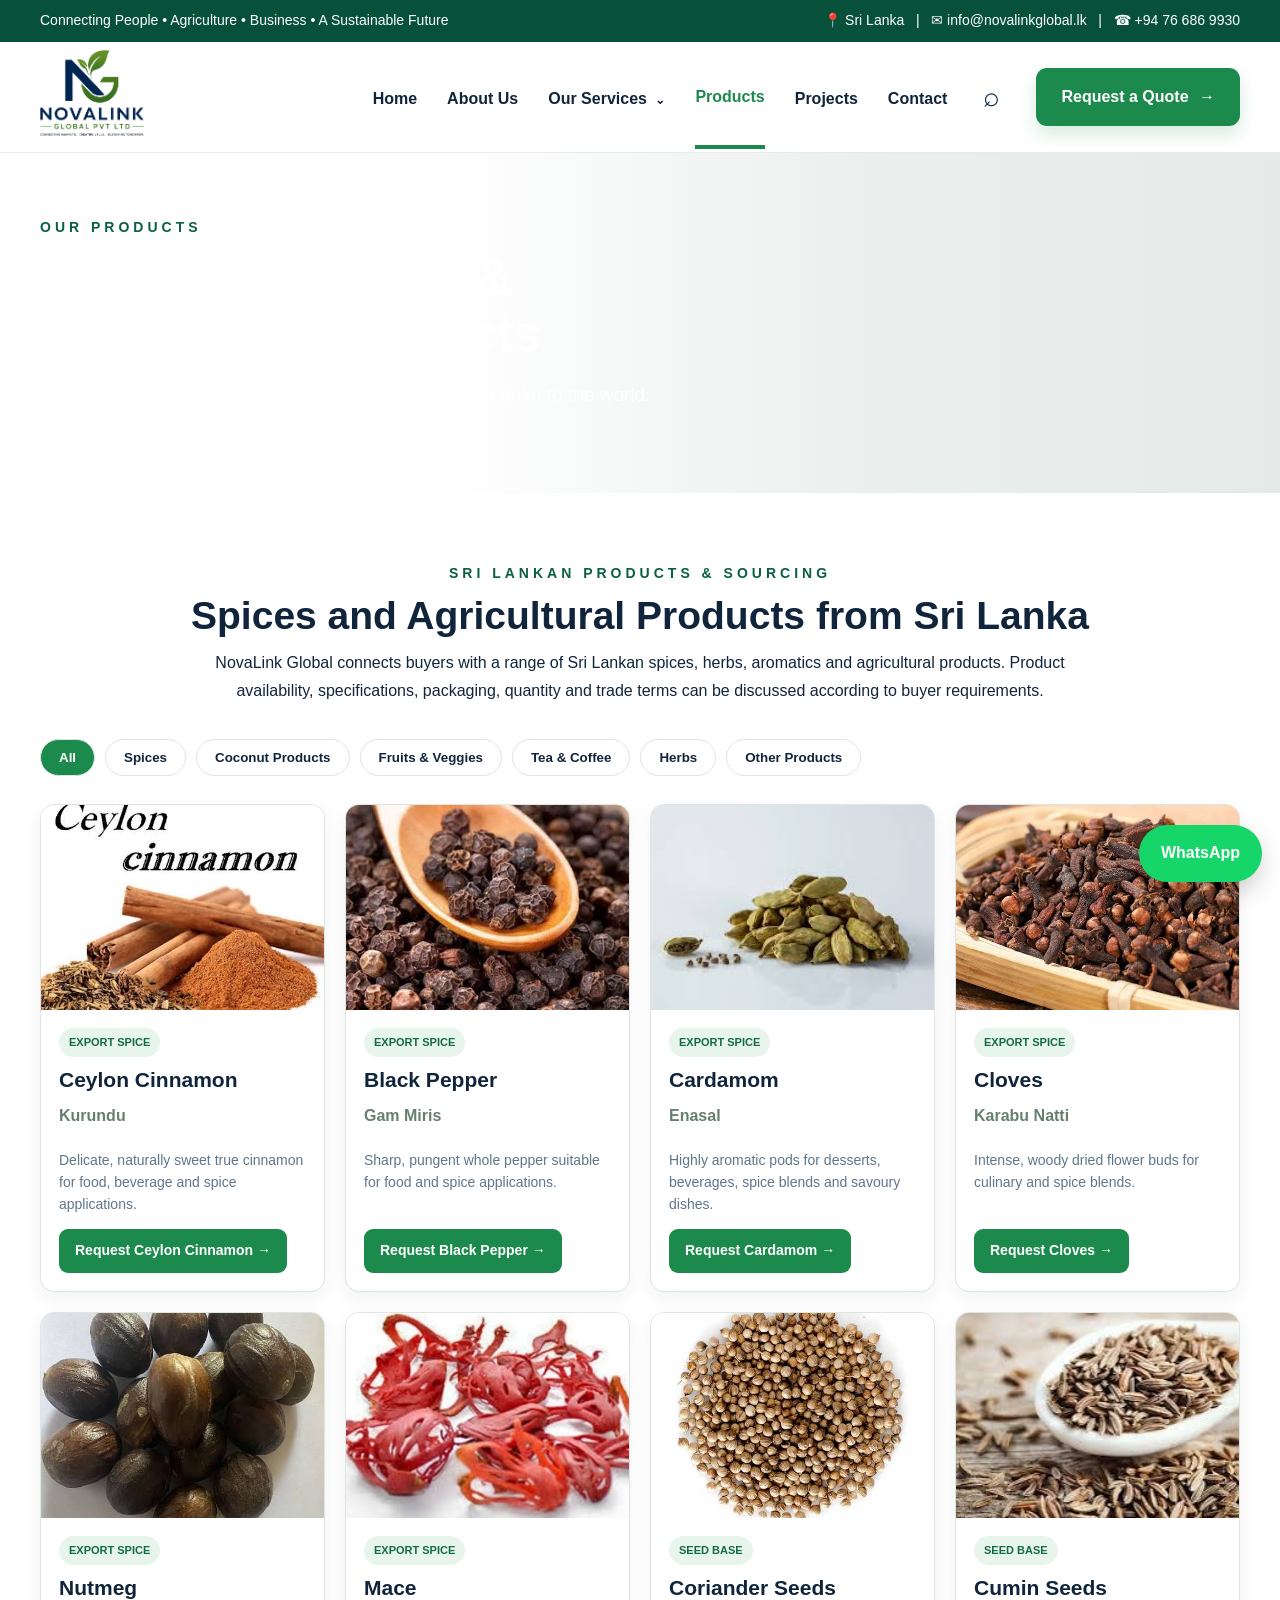
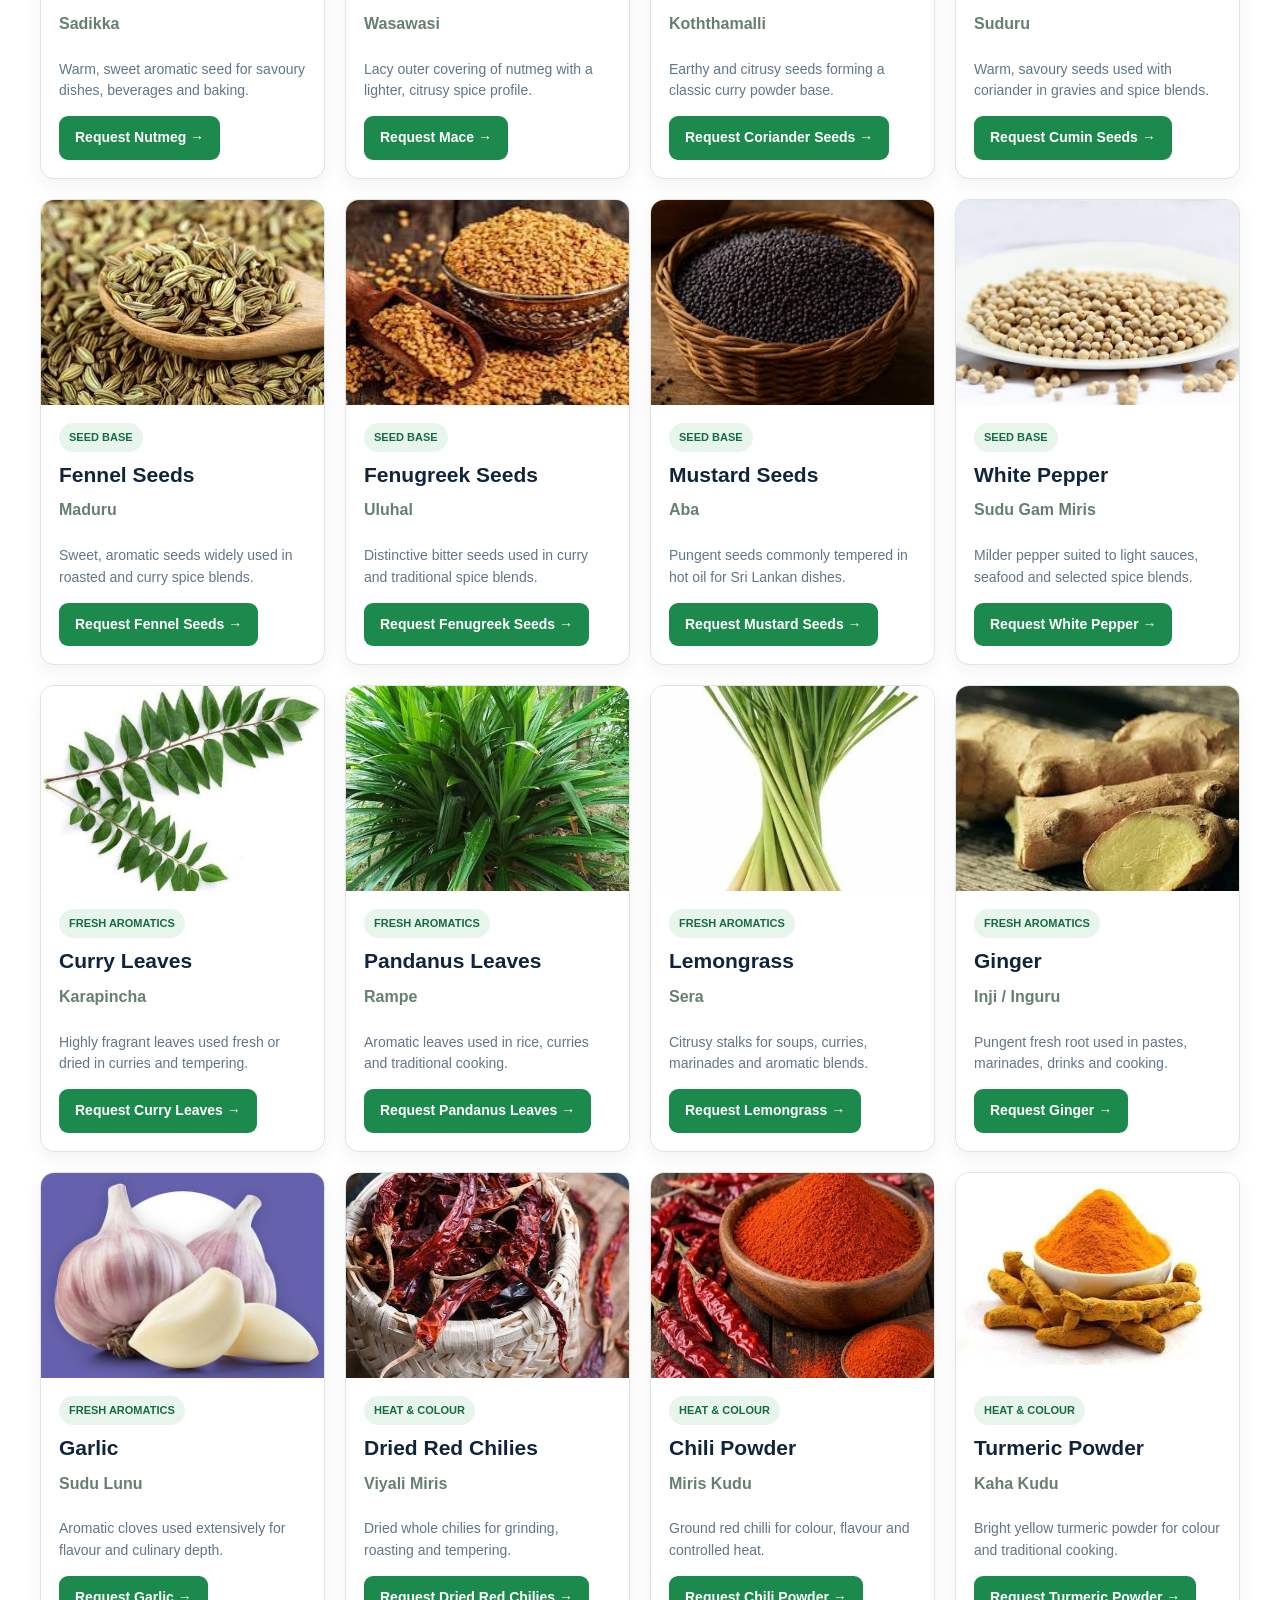
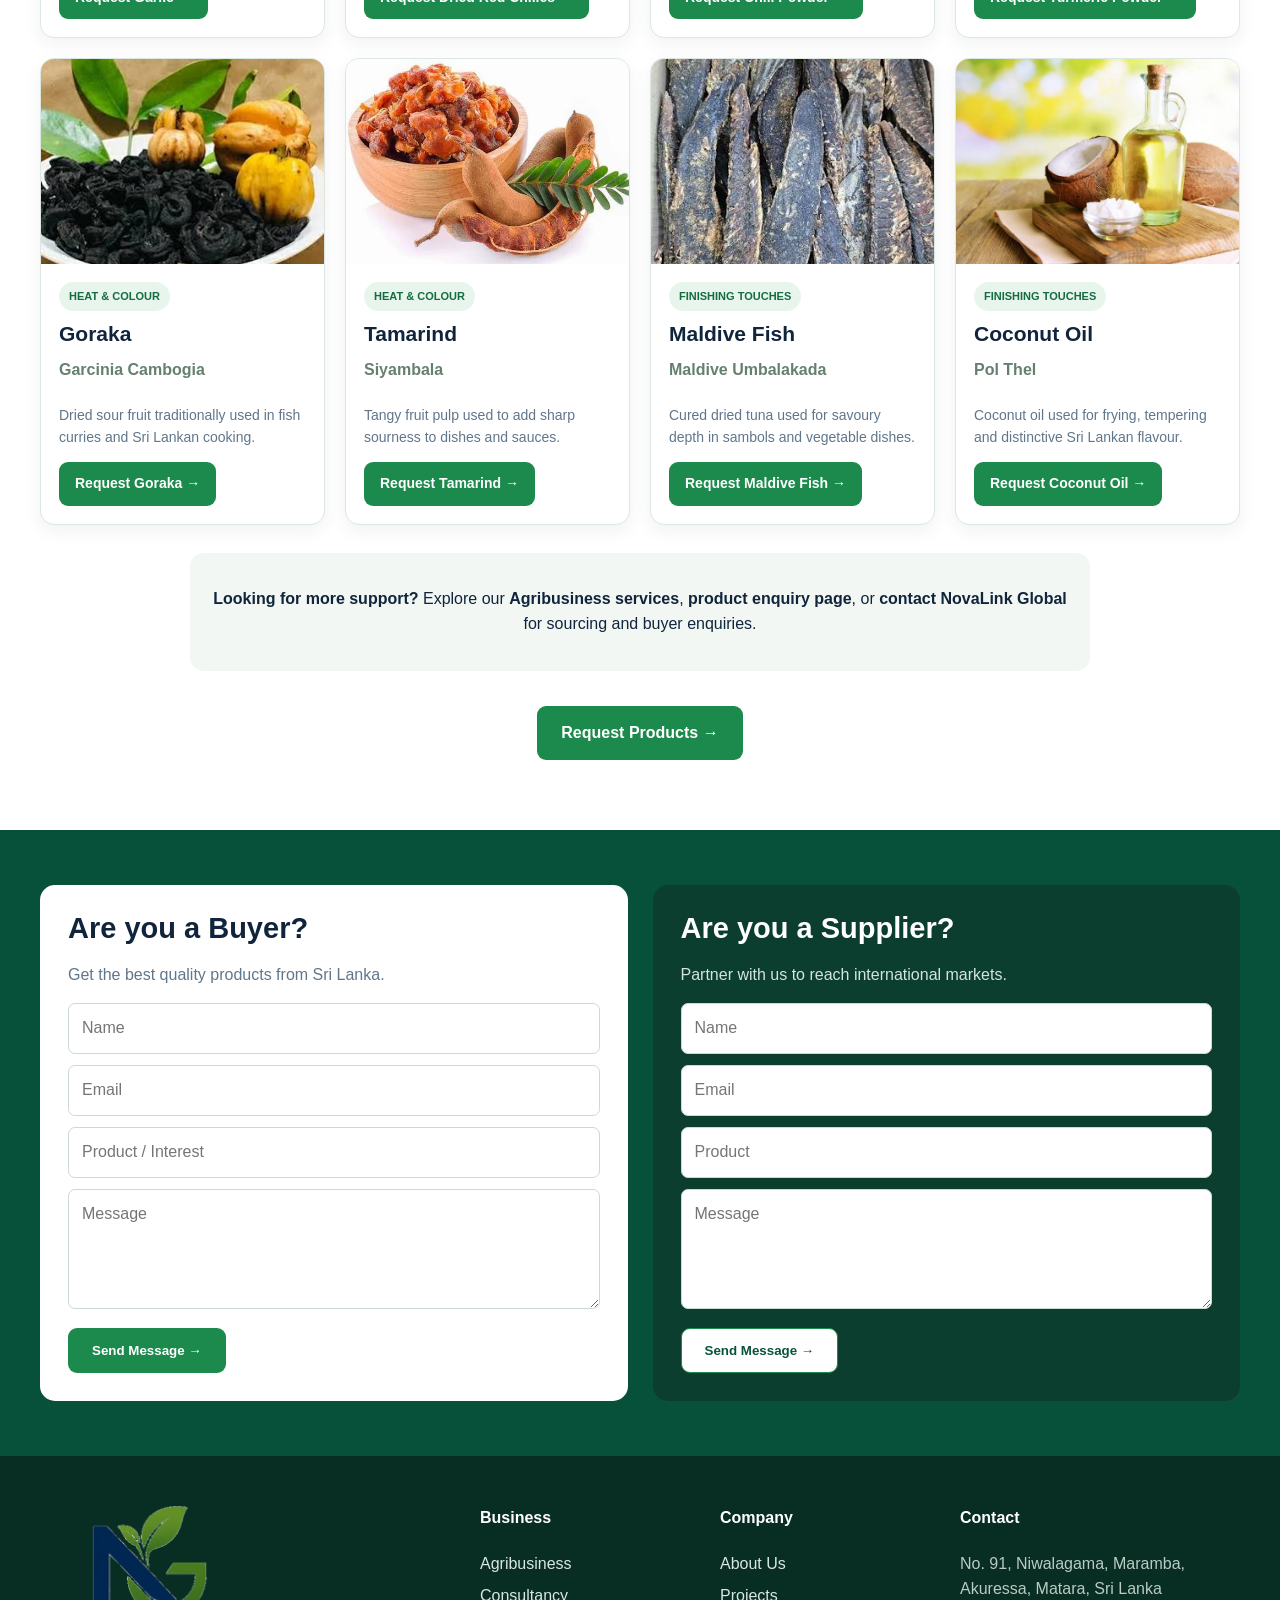
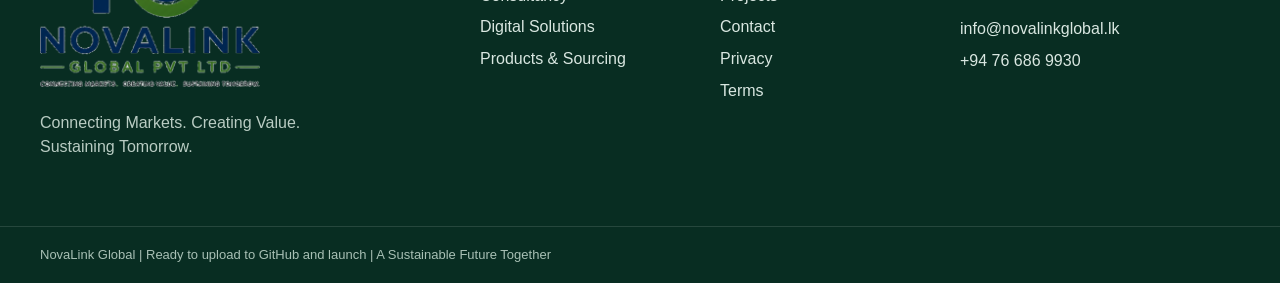
<file: products.html.html>
<!doctype html><html lang="en"><head><meta charset="utf-8"><meta name="viewport" content="width=device-width,initial-scale=1"><meta name="description" content="Source Sri Lankan spices and agricultural products from NovaLink Global. Ceylon cinnamon, black pepper, cardamom, cloves, nutmeg, herbs, coconut oil and more for buyers and sourcing partners."><meta name="theme-color" content="#0b513c"><link rel="icon" href="logo.png"><link rel="stylesheet" href="styles.css"><meta name="robots" content="index, follow">
<meta name="author" content="NovaLink Global (Private) Limited">
<link rel="canonical" href="https://novalinkglobal.lk/products.html">
<meta property="og:type" content="website">
<meta property="og:title" content="Sri Lankan Spices & Agricultural Products | NovaLink Global">
<meta property="og:description" content="Explore Sri Lankan spices, herbs, aromatics, coconut products and other agricultural products available through NovaLink Global.">
<meta property="og:url" content="https://novalinkglobal.lk/products.html">
<meta property="og:site_name" content="NovaLink Global">
<meta property="og:image" content="https://novalinkglobal.lk/cinnamon.jfif">
<meta name="twitter:card" content="summary_large_image">
<meta name="twitter:title" content="Sri Lankan Spices & Agricultural Products | NovaLink Global">
<meta name="twitter:description" content="Sri Lankan spices and agricultural products for buyers, sourcing partners and trade enquiries.">
<meta name="twitter:image" content="https://novalinkglobal.lk/cinnamon.jfif">
<title>Sri Lankan Spices & Agricultural Products | NovaLink Global</title><script type="application/ld+json">{"@context":"https://schema.org","@type":"ItemList","name":"Sri Lankan Spices and Agricultural Products","url":"https://novalinkglobal.lk/products.html","numberOfItems":24,"itemListElement":[{"@type":"ListItem","position":1,"name":"Ceylon Cinnamon"},{"@type":"ListItem","position":2,"name":"Black Pepper"},{"@type":"ListItem","position":3,"name":"Cardamom"},{"@type":"ListItem","position":4,"name":"Cloves"},{"@type":"ListItem","position":5,"name":"Nutmeg"},{"@type":"ListItem","position":6,"name":"Mace"},{"@type":"ListItem","position":7,"name":"Coriander Seeds"},{"@type":"ListItem","position":8,"name":"Cumin Seeds"},{"@type":"ListItem","position":9,"name":"Fennel Seeds"},{"@type":"ListItem","position":10,"name":"Fenugreek Seeds"},{"@type":"ListItem","position":11,"name":"Mustard Seeds"},{"@type":"ListItem","position":12,"name":"White Pepper"},{"@type":"ListItem","position":13,"name":"Curry Leaves"},{"@type":"ListItem","position":14,"name":"Pandanus Leaves"},{"@type":"ListItem","position":15,"name":"Lemongrass"},{"@type":"ListItem","position":16,"name":"Ginger"},{"@type":"ListItem","position":17,"name":"Garlic"},{"@type":"ListItem","position":18,"name":"Dried Red Chilies"},{"@type":"ListItem","position":19,"name":"Chili Powder"},{"@type":"ListItem","position":20,"name":"Turmeric Powder"},{"@type":"ListItem","position":21,"name":"Goraka"},{"@type":"ListItem","position":22,"name":"Tamarind"},{"@type":"ListItem","position":23,"name":"Maldive Fish"},{"@type":"ListItem","position":24,"name":"Coconut Oil"}]}</script><script type="application/ld+json">{"@context":"https://schema.org","@type":"Organization","name":"NovaLink Global (Private) Limited","url":"https://novalinkglobal.lk/","logo":"https://novalinkglobal.lk/logo.png","email":"info@novalinkglobal.lk","telephone":"+94766869930","address":{"@type":"PostalAddress","streetAddress":"No. 91, Niwalagama, Maramba","addressLocality":"Akuressa","addressRegion":"Matara","addressCountry":"LK"}}</script><style>
.section-heading{max-width:900px;margin:0 auto 34px;text-align:center}
.section-heading h2{margin:8px 0 12px}
.section-heading p{margin:0 auto;line-height:1.75}
.product-support-links{margin:28px auto 0;max-width:900px;text-align:center;padding:18px 22px;border-radius:14px;background:#f2f7f4}
.product-support-links a{font-weight:700}
</style></head><body><div class="topbar"><div class="wrap topbar-inner"><span>Connecting People • Agriculture • Business • A Sustainable Future</span><span class="top-contact">📍 Sri Lanka &nbsp; | &nbsp; ✉ info@novalinkglobal.lk &nbsp; | &nbsp; ☎ +94 76 686 9930</span></div></div>
<header class="site-header"><div class="wrap header-inner"><a class="brand" href="index.html"><img src="logo.png" alt="NovaLink Global (Private) Limited"></a><nav class="nav-links"><a class="" href="index.html">Home</a><a class="" href="about.html">About Us</a><div class="nav-dd"><button>Our Services <span>⌄</span></button><div class="dropdown"><a href="agribusiness.html">Agribusiness</a><a href="consultancy.html">Consultancy</a><a href="digital.html">Digital Solutions</a></div></div><a class="active" href="products.html">Products</a><a class="" href="projects.html">Projects</a><a class="" href="contact.html">Contact</a><button class="search-btn" aria-label="Search">⌕</button><a class="quote-btn" href="contact.html">Request a Quote <span>→</span></a></nav><button class="menu-btn" onclick="toggleMenu()" aria-label="Open menu">☰</button></div><div class="mobile-nav" id="mobileNav"><a href="index.html">Home</a><a href="about.html">About Us</a><details><summary>Our Services</summary><a href="agribusiness.html">Agribusiness</a><a href="consultancy.html">Consultancy</a><a href="digital.html">Digital Solutions</a></details><a href="products.html">Products</a><a href="projects.html">Projects</a><a href="contact.html">Contact</a><a class="quote-btn" href="contact.html">Request a Quote →</a></div></header><main><section class="page-hero product-hero" style="--hero:url('https://images.unsplash.com/photo-1492496913980-501348b61469?auto=format&fit=crop&w=1600&q=88')"><div class="page-hero-overlay"></div><div class="wrap"><div class="eyebrow">OUR PRODUCTS</div><h1>Sri Lankan Spices &amp;<br>Agricultural Products</h1><p>High-quality spices and agricultural products from Sri Lanka to the world.</p></div></section><section class="section"><div class="wrap">
<div class="section-heading">
<div class="eyebrow">SRI LANKAN PRODUCTS & SOURCING</div>
<h2>Spices and Agricultural Products from Sri Lanka</h2>
<p>NovaLink Global connects buyers with a range of Sri Lankan spices, herbs, aromatics and agricultural products. Product availability, specifications, packaging, quantity and trade terms can be discussed according to buyer requirements.</p>
</div>
<div class="filter-tabs"><button class="filter active" data-filter="All">All</button><button class="filter " data-filter="Spices">Spices</button><button class="filter " data-filter="Coconut Products">Coconut Products</button><button class="filter " data-filter="Fruits & Veggies">Fruits & Veggies</button><button class="filter " data-filter="Tea & Coffee">Tea & Coffee</button><button class="filter " data-filter="Herbs">Herbs</button><button class="filter " data-filter="Other Products">Other Products</button></div><div class="product-grid"><article class="product-card" data-category="Spices"><div class="product-img"><img src="cinnamon.jfif" alt="Ceylon cinnamon sticks from Sri Lanka" loading="lazy" decoding="async"></div><div class="product-body"><span class="tag">Export Spice</span><h3>Ceylon Cinnamon</h3><b class="local">Kurundu</b><p>Delicate, naturally sweet true cinnamon for food, beverage and spice applications.</p><a class="btn green small" href="contact.html?product=Ceylon Cinnamon">Request Ceylon Cinnamon →</a></div></article><article class="product-card" data-category="Spices"><div class="product-img"><img src="black-pepper.jfif" alt="Sri Lankan black pepper" loading="lazy" decoding="async"></div><div class="product-body"><span class="tag">Export Spice</span><h3>Black Pepper</h3><b class="local">Gam Miris</b><p>Sharp, pungent whole pepper suitable for food and spice applications.</p><a class="btn green small" href="contact.html?product=Black Pepper">Request Black Pepper →</a></div></article><article class="product-card" data-category="Spices"><div class="product-img"><img src="cardamom.jfif" alt="Sri Lankan green cardamom" loading="lazy" decoding="async"></div><div class="product-body"><span class="tag">Export Spice</span><h3>Cardamom</h3><b class="local">Enasal</b><p>Highly aromatic pods for desserts, beverages, spice blends and savoury dishes.</p><a class="btn green small" href="contact.html?product=Cardamom">Request Cardamom →</a></div></article><article class="product-card" data-category="Spices"><div class="product-img"><img src="cloves.jfif" alt="Sri Lankan cloves" loading="lazy" decoding="async"></div><div class="product-body"><span class="tag">Export Spice</span><h3>Cloves</h3><b class="local">Karabu Natti</b><p>Intense, woody dried flower buds for culinary and spice blends.</p><a class="btn green small" href="contact.html?product=Cloves">Request Cloves →</a></div></article><article class="product-card" data-category="Spices"><div class="product-img"><img src="nutmeg.jfif" alt="Sri Lankan nutmeg" loading="lazy" decoding="async"></div><div class="product-body"><span class="tag">Export Spice</span><h3>Nutmeg</h3><b class="local">Sadikka</b><p>Warm, sweet aromatic seed for savoury dishes, beverages and baking.</p><a class="btn green small" href="contact.html?product=Nutmeg">Request Nutmeg →</a></div></article><article class="product-card" data-category="Spices"><div class="product-img"><img src="mace.jfif" alt="Sri Lankan mace spice" loading="lazy" decoding="async"></div><div class="product-body"><span class="tag">Export Spice</span><h3>Mace</h3><b class="local">Wasawasi</b><p>Lacy outer covering of nutmeg with a lighter, citrusy spice profile.</p><a class="btn green small" href="contact.html?product=Mace">Request Mace →</a></div></article><article class="product-card" data-category="Spices"><div class="product-img"><img src="coriander-seeds.jfif" alt="Sri Lankan coriander seeds" loading="lazy" decoding="async"></div><div class="product-body"><span class="tag">Seed Base</span><h3>Coriander Seeds</h3><b class="local">Koththamalli</b><p>Earthy and citrusy seeds forming a classic curry powder base.</p><a class="btn green small" href="contact.html?product=Coriander Seeds">Request Coriander Seeds →</a></div></article><article class="product-card" data-category="Spices"><div class="product-img"><img src="cumin-seeds.jfif" alt="Sri Lankan cumin seeds" loading="lazy" decoding="async"></div><div class="product-body"><span class="tag">Seed Base</span><h3>Cumin Seeds</h3><b class="local">Suduru</b><p>Warm, savoury seeds used with coriander in gravies and spice blends.</p><a class="btn green small" href="contact.html?product=Cumin Seeds">Request Cumin Seeds →</a></div></article><article class="product-card" data-category="Spices"><div class="product-img"><img src="fennel-seeds.jfif" alt="Sri Lankan fennel seeds" loading="lazy" decoding="async"></div><div class="product-body"><span class="tag">Seed Base</span><h3>Fennel Seeds</h3><b class="local">Maduru</b><p>Sweet, aromatic seeds widely used in roasted and curry spice blends.</p><a class="btn green small" href="contact.html?product=Fennel Seeds">Request Fennel Seeds →</a></div></article><article class="product-card" data-category="Spices"><div class="product-img"><img src="fenugreek-seeds.jfif" alt="Sri Lankan fenugreek seeds" loading="lazy" decoding="async"></div><div class="product-body"><span class="tag">Seed Base</span><h3>Fenugreek Seeds</h3><b class="local">Uluhal</b><p>Distinctive bitter seeds used in curry and traditional spice blends.</p><a class="btn green small" href="contact.html?product=Fenugreek Seeds">Request Fenugreek Seeds →</a></div></article><article class="product-card" data-category="Spices"><div class="product-img"><img src="mustard-seeds.jfif" alt="Sri Lankan mustard seeds" loading="lazy" decoding="async"></div><div class="product-body"><span class="tag">Seed Base</span><h3>Mustard Seeds</h3><b class="local">Aba</b><p>Pungent seeds commonly tempered in hot oil for Sri Lankan dishes.</p><a class="btn green small" href="contact.html?product=Mustard Seeds">Request Mustard Seeds →</a></div></article><article class="product-card" data-category="Spices"><div class="product-img"><img src="white-pepper.jfif" alt="Sri Lankan white pepper" loading="lazy" decoding="async"></div><div class="product-body"><span class="tag">Seed Base</span><h3>White Pepper</h3><b class="local">Sudu Gam Miris</b><p>Milder pepper suited to light sauces, seafood and selected spice blends.</p><a class="btn green small" href="contact.html?product=White Pepper">Request White Pepper →</a></div></article><article class="product-card" data-category="Herbs"><div class="product-img"><img src="curry-leaves.jfif" alt="Sri Lankan curry leaves" loading="lazy" decoding="async"></div><div class="product-body"><span class="tag">Fresh Aromatics</span><h3>Curry Leaves</h3><b class="local">Karapincha</b><p>Highly fragrant leaves used fresh or dried in curries and tempering.</p><a class="btn green small" href="contact.html?product=Curry Leaves">Request Curry Leaves →</a></div></article><article class="product-card" data-category="Herbs"><div class="product-img"><img src="pandanus-leaves.jfif" alt="Sri Lankan pandanus leaves" loading="lazy" decoding="async"></div><div class="product-body"><span class="tag">Fresh Aromatics</span><h3>Pandanus Leaves</h3><b class="local">Rampe</b><p>Aromatic leaves used in rice, curries and traditional cooking.</p><a class="btn green small" href="contact.html?product=Pandanus Leaves">Request Pandanus Leaves →</a></div></article><article class="product-card" data-category="Herbs"><div class="product-img"><img src="lemongrass.jfif" alt="Sri Lankan lemongrass" loading="lazy" decoding="async"></div><div class="product-body"><span class="tag">Fresh Aromatics</span><h3>Lemongrass</h3><b class="local">Sera</b><p>Citrusy stalks for soups, curries, marinades and aromatic blends.</p><a class="btn green small" href="contact.html?product=Lemongrass">Request Lemongrass →</a></div></article><article class="product-card" data-category="Herbs"><div class="product-img"><img src="ginger.jfif" alt="Sri Lankan fresh ginger" loading="lazy" decoding="async"></div><div class="product-body"><span class="tag">Fresh Aromatics</span><h3>Ginger</h3><b class="local">Inji / Inguru</b><p>Pungent fresh root used in pastes, marinades, drinks and cooking.</p><a class="btn green small" href="contact.html?product=Ginger">Request Ginger →</a></div></article><article class="product-card" data-category="Herbs"><div class="product-img"><img src="garlic.jfif" alt="Sri Lankan garlic" loading="lazy" decoding="async"></div><div class="product-body"><span class="tag">Fresh Aromatics</span><h3>Garlic</h3><b class="local">Sudu Lunu</b><p>Aromatic cloves used extensively for flavour and culinary depth.</p><a class="btn green small" href="contact.html?product=Garlic">Request Garlic →</a></div></article><article class="product-card" data-category="Spices"><div class="product-img"><img src="dried-red-chilies.jfif" alt="Sri Lankan dried red chillies" loading="lazy" decoding="async"></div><div class="product-body"><span class="tag">Heat & Colour</span><h3>Dried Red Chilies</h3><b class="local">Viyali Miris</b><p>Dried whole chilies for grinding, roasting and tempering.</p><a class="btn green small" href="contact.html?product=Dried Red Chilies">Request Dried Red Chilies →</a></div></article><article class="product-card" data-category="Spices"><div class="product-img"><img src="chili-powder.jfif" alt="Sri Lankan chilli powder" loading="lazy" decoding="async"></div><div class="product-body"><span class="tag">Heat & Colour</span><h3>Chili Powder</h3><b class="local">Miris Kudu</b><p>Ground red chilli for colour, flavour and controlled heat.</p><a class="btn green small" href="contact.html?product=Chili Powder">Request Chili Powder →</a></div></article><article class="product-card" data-category="Spices"><div class="product-img"><img src="turmeric-powder.jfif" alt="Sri Lankan turmeric powder" loading="lazy" decoding="async"></div><div class="product-body"><span class="tag">Heat & Colour</span><h3>Turmeric Powder</h3><b class="local">Kaha Kudu</b><p>Bright yellow turmeric powder for colour and traditional cooking.</p><a class="btn green small" href="contact.html?product=Turmeric Powder">Request Turmeric Powder →</a></div></article><article class="product-card" data-category="Spices"><div class="product-img"><img src="goraka.jfif" alt="Sri Lankan goraka dried fruit" loading="lazy" decoding="async"></div><div class="product-body"><span class="tag">Heat & Colour</span><h3>Goraka</h3><b class="local">Garcinia Cambogia</b><p>Dried sour fruit traditionally used in fish curries and Sri Lankan cooking.</p><a class="btn green small" href="contact.html?product=Goraka">Request Goraka →</a></div></article><article class="product-card" data-category="Spices"><div class="product-img"><img src="tamarind.jfif" alt="Sri Lankan tamarind" loading="lazy" decoding="async"></div><div class="product-body"><span class="tag">Heat & Colour</span><h3>Tamarind</h3><b class="local">Siyambala</b><p>Tangy fruit pulp used to add sharp sourness to dishes and sauces.</p><a class="btn green small" href="contact.html?product=Tamarind">Request Tamarind →</a></div></article><article class="product-card" data-category="Other Products"><div class="product-img"><img src="maldive-fish.jfif" alt="Sri Lankan Maldive fish" loading="lazy" decoding="async"></div><div class="product-body"><span class="tag">Finishing Touches</span><h3>Maldive Fish</h3><b class="local">Maldive Umbalakada</b><p>Cured dried tuna used for savoury depth in sambols and vegetable dishes.</p><a class="btn green small" href="contact.html?product=Maldive Fish">Request Maldive Fish →</a></div></article><article class="product-card" data-category="Other Products"><div class="product-img"><img src="coconut-oil.jfif" alt="Sri Lankan coconut oil" loading="lazy" decoding="async"></div><div class="product-body"><span class="tag">Finishing Touches</span><h3>Coconut Oil</h3><b class="local">Pol Thel</b><p>Coconut oil used for frying, tempering and distinctive Sri Lankan flavour.</p><a class="btn green small" href="contact.html?product=Coconut Oil">Request Coconut Oil →</a></div></article></div><div class="product-support-links"><p><strong>Looking for more support?</strong> Explore our <a href="agribusiness.html">Agribusiness services</a>, <a href="shop.html">product enquiry page</a>, or <a href="contact.html">contact NovaLink Global</a> for sourcing and buyer enquiries.</p></div>
<div class="product-cta"><a class="btn green" href="shop.html">Request Products →</a></div></div></section><section class="buyer-supplier"><div class="wrap two-forms"><div class="mini-form"><h2>Are you a Buyer?</h2><p>Get the best quality products from Sri Lanka.</p><form onsubmit="return sendEnquiry(event, 'Buyer')"><input required name="name" placeholder="Name"><input required type="email" name="email" placeholder="Email"><input name="product" placeholder="Product / Interest"><textarea name="message" placeholder="Message"></textarea><button class="btn green">Send Message →</button></form></div><div class="mini-form dark-card"><h2>Are you a Supplier?</h2><p>Partner with us to reach international markets.</p><form onsubmit="return sendEnquiry(event, 'Supplier')"><input required name="name" placeholder="Name"><input required type="email" name="email" placeholder="Email"><input name="product" placeholder="Product"><textarea name="message" placeholder="Message"></textarea><button class="btn light">Send Message →</button></form></div></div></section></main><footer><div class="wrap footer-grid"><div><img src="logo.png" class="footer-logo" alt="NovaLink Global"><p>Connecting Markets. Creating Value. Sustaining Tomorrow.</p></div><div><h4>Business</h4><a href="agribusiness.html">Agribusiness</a><a href="consultancy.html">Consultancy</a><a href="digital.html">Digital Solutions</a><a href="products.html">Products &amp; Sourcing</a></div><div><h4>Company</h4><a href="about.html">About Us</a><a href="projects.html">Projects</a><a href="contact.html">Contact</a><a href="privacy.html">Privacy</a><a href="terms.html">Terms</a></div><div><h4>Contact</h4><p>No. 91, Niwalagama, Maramba, Akuressa, Matara, Sri Lanka</p><a href="mailto:info@novalinkglobal.lk">info@novalinkglobal.lk</a><a href="tel:+94766869930">+94 76 686 9930</a></div></div><div class="footer-bottom"><div class="wrap">NovaLink Global | Ready to upload to GitHub and launch | A Sustainable Future Together</div></div></footer><a class="floating-wa" href="https://wa.me/94766869930?text=Hello%20NovaLink%20Global%2C%20I%20would%20like%20to%20make%20an%20enquiry." target="_blank" rel="noopener">WhatsApp</a><script src="main.js"></script></body></html>
</file>
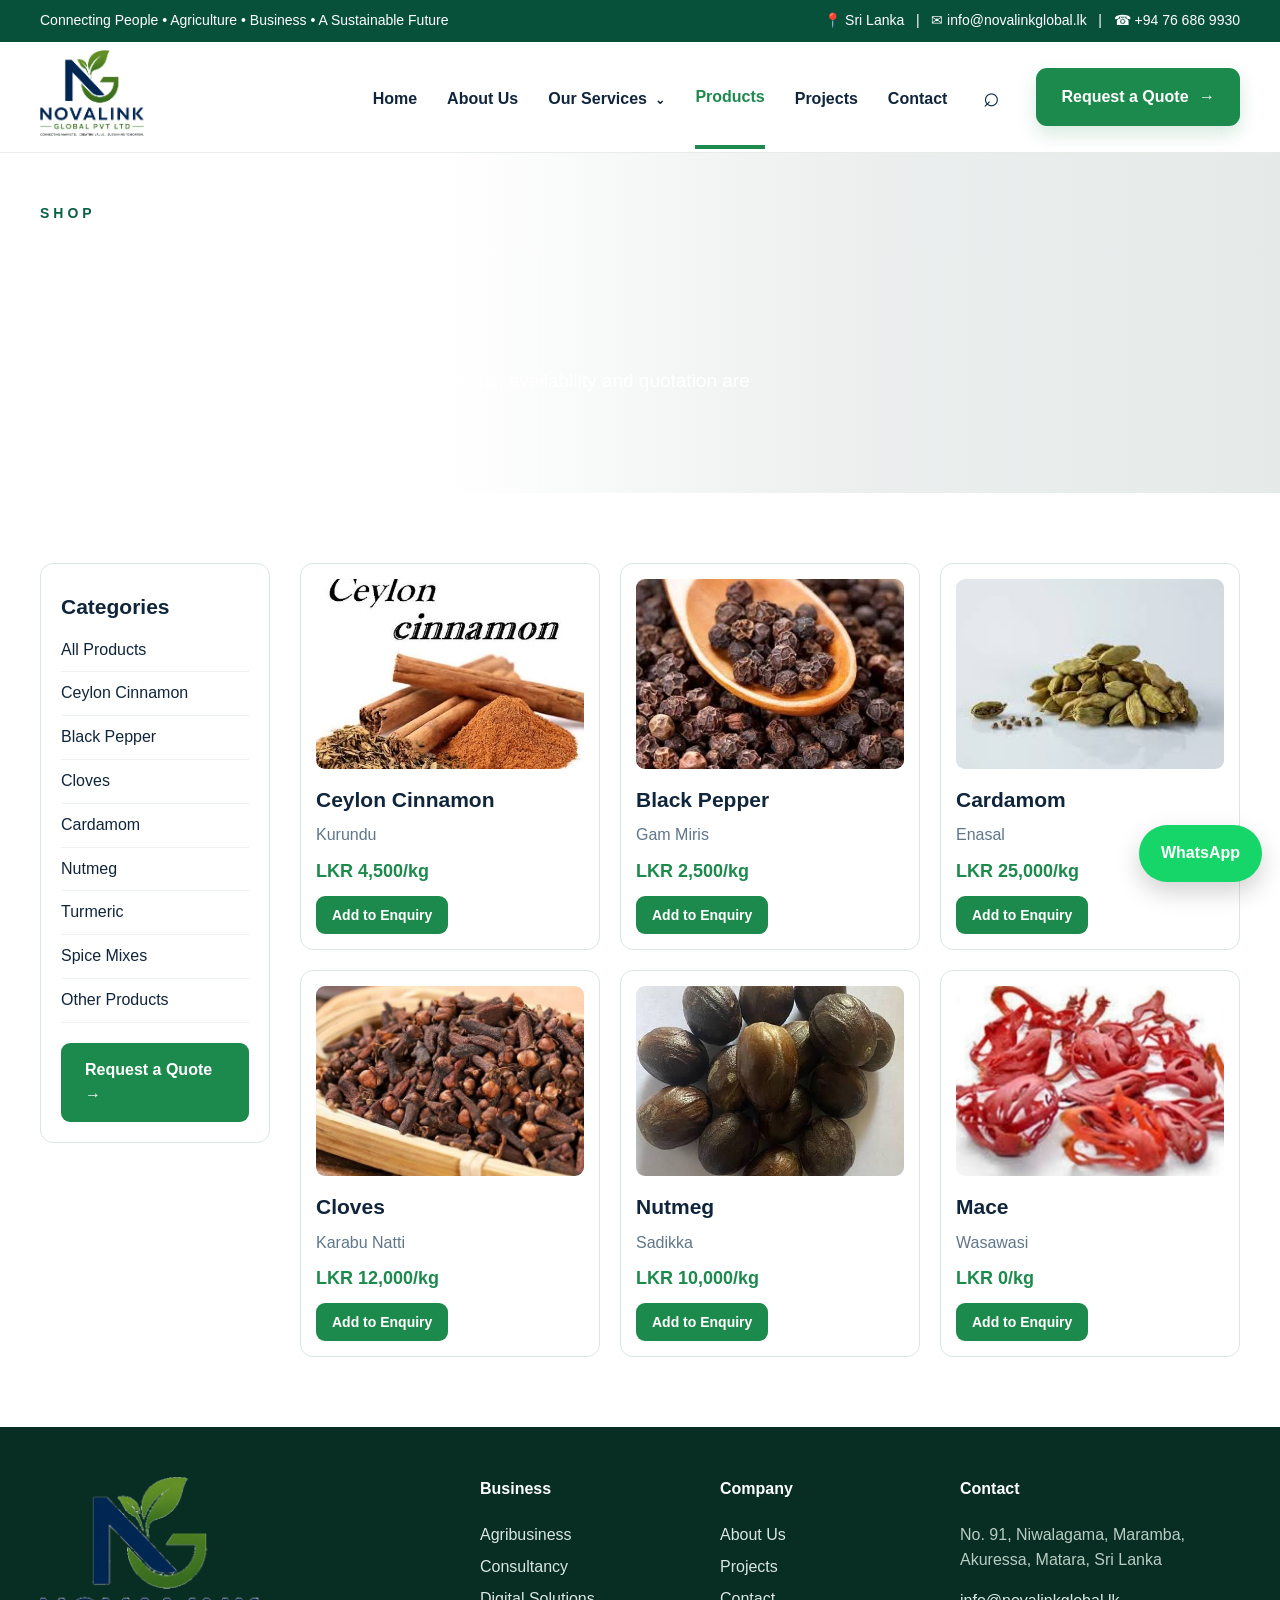
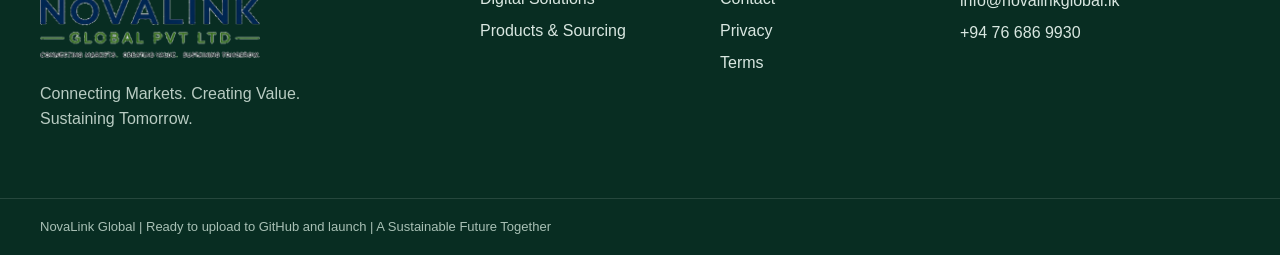
<file: shop.html>
<!doctype html><html lang="en"><head><meta charset="utf-8"><meta name="viewport" content="width=device-width,initial-scale=1"><meta name="description" content="NovaLink Global — Sri Lankan agribusiness, consultancy, digital solutions, sourcing and sustainable development."><meta name="theme-color" content="#0b513c"><link rel="icon" href="logo.png"><link rel="stylesheet" href="styles.css"><title>Shop | NovaLink Global</title></head><body><div class="topbar"><div class="wrap topbar-inner"><span>Connecting People • Agriculture • Business • A Sustainable Future</span><span class="top-contact">📍 Sri Lanka &nbsp; | &nbsp; ✉ info@novalinkglobal.lk &nbsp; | &nbsp; ☎ +94 76 686 9930</span></div></div>
<header class="site-header"><div class="wrap header-inner"><a class="brand" href="index.html"><img src="logo.png" alt="NovaLink Global (Private) Limited"></a><nav class="nav-links"><a class="" href="index.html">Home</a><a class="" href="about.html">About Us</a><div class="nav-dd"><button>Our Services <span>⌄</span></button><div class="dropdown"><a href="agribusiness.html">Agribusiness</a><a href="consultancy.html">Consultancy</a><a href="digital.html">Digital Solutions</a></div></div><a class="active" href="products.html">Products</a><a class="" href="projects.html">Projects</a><a class="" href="contact.html">Contact</a><button class="search-btn" aria-label="Search">⌕</button><a class="quote-btn" href="contact.html">Request a Quote <span>→</span></a></nav><button class="menu-btn" onclick="toggleMenu()" aria-label="Open menu">☰</button></div><div class="mobile-nav" id="mobileNav"><a href="index.html">Home</a><a href="about.html">About Us</a><details><summary>Our Services</summary><a href="agribusiness.html">Agribusiness</a><a href="consultancy.html">Consultancy</a><a href="digital.html">Digital Solutions</a></details><a href="products.html">Products</a><a href="projects.html">Projects</a><a href="contact.html">Contact</a><a class="quote-btn" href="contact.html">Request a Quote →</a></div></header><main><section class="page-hero shop-hero" style="--hero:url('https://images.unsplash.com/photo-1499529112087-3cb3b73cec95?auto=format&fit=crop&w=2200&q=88')"><div class="page-hero-overlay"></div><div class="wrap"><div class="eyebrow">SHOP</div><h1>Quality Products<br>from Sri Lanka</h1><p>Indicative catalogue pricing. Final export specifications, availability and quotation are confirmed against each enquiry.</p></div></section><section class="section"><div class="wrap shop-layout"><aside class="shop-side"><h3>Categories</h3><a href="products.html">All Products</a><a href="products.html">Ceylon Cinnamon</a><a href="products.html">Black Pepper</a><a href="products.html">Cloves</a><a href="products.html">Cardamom</a><a href="products.html">Nutmeg</a><a href="products.html">Turmeric</a><a href="products.html">Spice Mixes</a><a href="products.html">Other Products</a><a class="btn green" href="contact.html">Request a Quote →</a></aside><div><div class="shop-grid"><article class="shop-card"><img src="cinnamon.jfif" alt="Ceylon Cinnamon"><h3>Ceylon Cinnamon</h3><p>Kurundu</p><strong>LKR 4,500/kg</strong><button class="btn green small" onclick="addToCart('Ceylon Cinnamon',4500)">Add to Enquiry</button></article><article class="shop-card"><img src="black-pepper.jfif" alt="Black Pepper"><h3>Black Pepper</h3><p>Gam Miris</p><strong>LKR 2,500/kg</strong><button class="btn green small" onclick="addToCart('Black Pepper',2500)">Add to Enquiry</button></article><article class="shop-card"><img src="cardamom.jfif" alt="Cardamom"><h3>Cardamom</h3><p>Enasal</p><strong>LKR 25,000/kg</strong><button class="btn green small" onclick="addToCart('Cardamom',25000)">Add to Enquiry</button></article><article class="shop-card"><img src="cloves.jfif" alt="Cloves"><h3>Cloves</h3><p>Karabu Natti</p><strong>LKR 12,000/kg</strong><button class="btn green small" onclick="addToCart('Cloves',12000)">Add to Enquiry</button></article><article class="shop-card"><img src="nutmeg.jfif" alt="Nutmeg"><h3>Nutmeg</h3><p>Sadikka</p><strong>LKR 10,000/kg</strong><button class="btn green small" onclick="addToCart('Nutmeg',10000)">Add to Enquiry</button></article><article class="shop-card"><img src="mace.jfif" alt="Mace"><h3>Mace</h3><p>Wasawasi</p><strong>LKR 0/kg</strong><button class="btn green small" onclick="addToCart('Mace',0)">Add to Enquiry</button></article></div></div></div></section></main><footer><div class="wrap footer-grid"><div><img src="logo.png" class="footer-logo" alt="NovaLink Global"><p>Connecting Markets. Creating Value. Sustaining Tomorrow.</p></div><div><h4>Business</h4><a href="agribusiness.html">Agribusiness</a><a href="consultancy.html">Consultancy</a><a href="digital.html">Digital Solutions</a><a href="products.html">Products &amp; Sourcing</a></div><div><h4>Company</h4><a href="about.html">About Us</a><a href="projects.html">Projects</a><a href="contact.html">Contact</a><a href="privacy.html">Privacy</a><a href="terms.html">Terms</a></div><div><h4>Contact</h4><p>No. 91, Niwalagama, Maramba, Akuressa, Matara, Sri Lanka</p><a href="mailto:info@novalinkglobal.lk">info@novalinkglobal.lk</a><a href="tel:+94766869930">+94 76 686 9930</a></div></div><div class="footer-bottom"><div class="wrap">NovaLink Global | Ready to upload to GitHub and launch | A Sustainable Future Together</div></div></footer><a class="floating-wa" href="https://wa.me/94766869930?text=Hello%20NovaLink%20Global%2C%20I%20would%20like%20to%20make%20an%20enquiry." target="_blank" rel="noopener">WhatsApp</a><script src="main.js"></script></body></html>
</file>
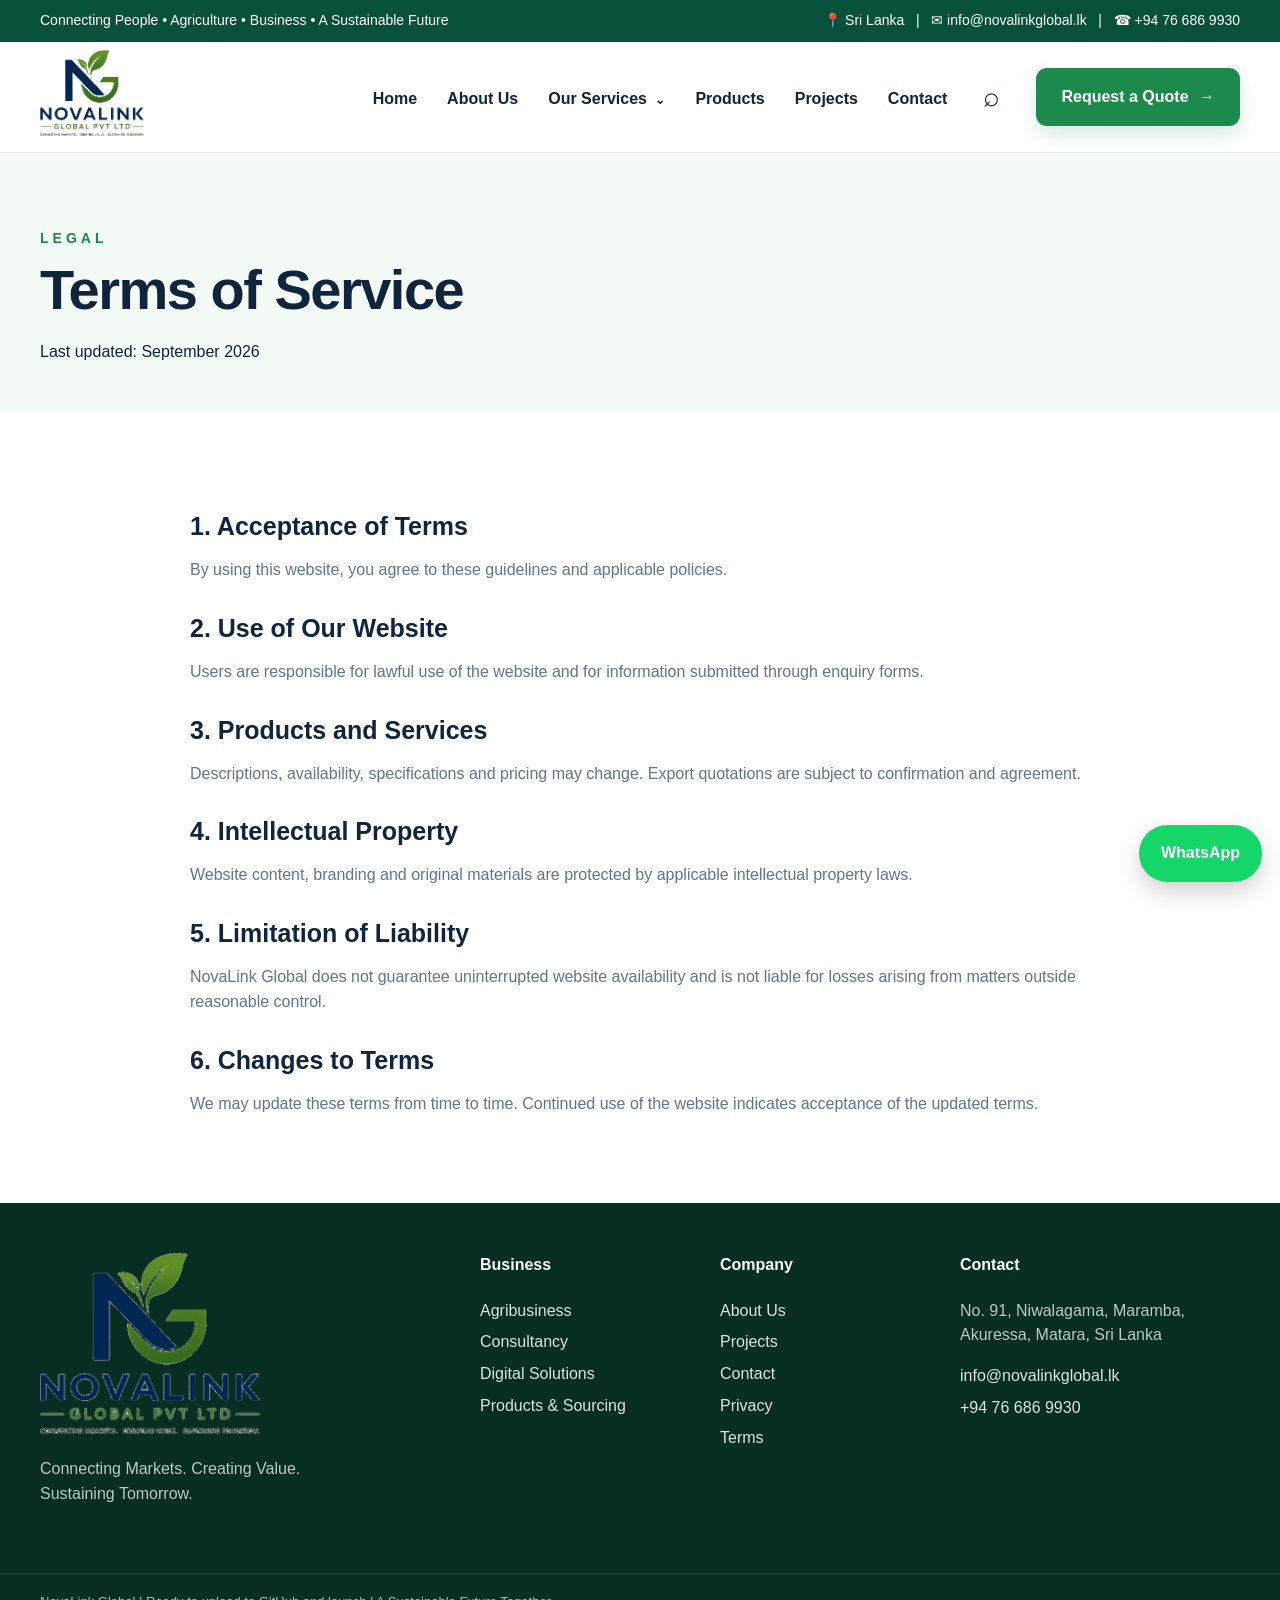
<file: terms.html>
<!doctype html><html lang="en"><head><meta charset="utf-8"><meta name="viewport" content="width=device-width,initial-scale=1"><meta name="description" content="NovaLink Global — Sri Lankan agribusiness, consultancy, digital solutions, sourcing and sustainable development."><meta name="theme-color" content="#0b513c"><link rel="icon" href="logo.png"><link rel="stylesheet" href="styles.css"><title>Terms of Service | NovaLink Global</title></head><body><div class="topbar"><div class="wrap topbar-inner"><span>Connecting People • Agriculture • Business • A Sustainable Future</span><span class="top-contact">📍 Sri Lanka &nbsp; | &nbsp; ✉ info@novalinkglobal.lk &nbsp; | &nbsp; ☎ +94 76 686 9930</span></div></div>
<header class="site-header"><div class="wrap header-inner"><a class="brand" href="index.html"><img src="logo.png" alt="NovaLink Global (Private) Limited"></a><nav class="nav-links"><a class="" href="index.html">Home</a><a class="" href="about.html">About Us</a><div class="nav-dd"><button>Our Services <span>⌄</span></button><div class="dropdown"><a href="agribusiness.html">Agribusiness</a><a href="consultancy.html">Consultancy</a><a href="digital.html">Digital Solutions</a></div></div><a class="" href="products.html">Products</a><a class="" href="projects.html">Projects</a><a class="" href="contact.html">Contact</a><button class="search-btn" aria-label="Search">⌕</button><a class="quote-btn" href="contact.html">Request a Quote <span>→</span></a></nav><button class="menu-btn" onclick="toggleMenu()" aria-label="Open menu">☰</button></div><div class="mobile-nav" id="mobileNav"><a href="index.html">Home</a><a href="about.html">About Us</a><details><summary>Our Services</summary><a href="agribusiness.html">Agribusiness</a><a href="consultancy.html">Consultancy</a><a href="digital.html">Digital Solutions</a></details><a href="products.html">Products</a><a href="projects.html">Projects</a><a href="contact.html">Contact</a><a class="quote-btn" href="contact.html">Request a Quote →</a></div></header><main><section class="document-head"><div class="wrap"><div class="eyebrow dark">LEGAL</div><h1>Terms of Service</h1><p>Last updated: September 2026</p></div></section><section class="section"><div class="wrap document"><h2>1. Acceptance of Terms</h2><p>By using this website, you agree to these guidelines and applicable policies.</p><h2>2. Use of Our Website</h2><p>Users are responsible for lawful use of the website and for information submitted through enquiry forms.</p><h2>3. Products and Services</h2><p>Descriptions, availability, specifications and pricing may change. Export quotations are subject to confirmation and agreement.</p><h2>4. Intellectual Property</h2><p>Website content, branding and original materials are protected by applicable intellectual property laws.</p><h2>5. Limitation of Liability</h2><p>NovaLink Global does not guarantee uninterrupted website availability and is not liable for losses arising from matters outside reasonable control.</p><h2>6. Changes to Terms</h2><p>We may update these terms from time to time. Continued use of the website indicates acceptance of the updated terms.</p></div></section></main><footer><div class="wrap footer-grid"><div><img src="logo.png" class="footer-logo" alt="NovaLink Global"><p>Connecting Markets. Creating Value. Sustaining Tomorrow.</p></div><div><h4>Business</h4><a href="agribusiness.html">Agribusiness</a><a href="consultancy.html">Consultancy</a><a href="digital.html">Digital Solutions</a><a href="products.html">Products &amp; Sourcing</a></div><div><h4>Company</h4><a href="about.html">About Us</a><a href="projects.html">Projects</a><a href="contact.html">Contact</a><a href="privacy.html">Privacy</a><a href="terms.html">Terms</a></div><div><h4>Contact</h4><p>No. 91, Niwalagama, Maramba, Akuressa, Matara, Sri Lanka</p><a href="mailto:info@novalinkglobal.lk">info@novalinkglobal.lk</a><a href="tel:+94766869930">+94 76 686 9930</a></div></div><div class="footer-bottom"><div class="wrap">NovaLink Global | Ready to upload to GitHub and launch | A Sustainable Future Together</div></div></footer><a class="floating-wa" href="https://wa.me/94766869930?text=Hello%20NovaLink%20Global%2C%20I%20would%20like%20to%20make%20an%20enquiry." target="_blank" rel="noopener">WhatsApp</a><script src="main.js"></script></body></html>
</file>
<file: styles.css>
:root{--green:#1d8a4d;--deep:#07543b;--navy:#082a43;--ink:#10253b;--muted:#60768a;--soft:#eef7f1;--line:#dbe7e0;--white:#fff;--shadow:0 12px 32px rgba(7,42,35,.10)}*{box-sizing:border-box}html{scroll-behavior:smooth}body{margin:0;font-family:Arial,Helvetica,sans-serif;color:var(--ink);background:#fff;line-height:1.55}a{text-decoration:none;color:inherit}.wrap{width:min(1400px,calc(100% - 80px));margin:auto}.topbar{height:42px;background:#07513b;color:#fff;font-size:14px}.topbar-inner{height:42px;display:flex;align-items:center;justify-content:space-between}.top-contact{white-space:nowrap}.site-header{background:#fff;border-bottom:1px solid #e7ece9;position:relative;z-index:20}.header-inner{height:110px;display:flex;align-items:center;justify-content:space-between;gap:25px}.brand{display:block;flex:0 0 auto}.brand img{width:245px;height:86px;object-fit:contain;object-position:left center}.nav-links{display:flex;align-items:center;gap:30px;font-weight:700;font-size:16px;white-space:nowrap}.nav-links>a,.nav-dd button{padding:40px 0 36px;border:0;background:none;color:var(--ink);font:inherit;cursor:pointer}.nav-links>a.active,.nav-dd:hover button{color:var(--green)}.nav-links>a.active{border-bottom:4px solid var(--green)}.nav-dd{position:relative}.nav-dd button span{font-size:12px;margin-left:4px}.dropdown{display:none;position:absolute;top:85px;left:-15px;background:#fff;border:1px solid var(--line);box-shadow:var(--shadow);min-width:190px;border-radius:10px;padding:8px}.nav-dd:hover .dropdown{display:block}.dropdown a{display:block;padding:10px 12px;border-radius:6px}.dropdown a:hover{background:var(--soft);color:var(--green)}.search-btn{border:0;background:none;font-size:28px;color:var(--navy);cursor:pointer}.quote-btn{background:var(--green)!important;color:#fff!important;padding:17px 25px!important;border-radius:11px;border:0!important;box-shadow:0 8px 18px rgba(29,138,77,.18)}.quote-btn span{margin-left:6px}.menu-btn{display:none;border:0;background:none;font-size:28px}.mobile-nav{display:none}.hero{min-height:520px;background-image:var(--hero);background-size:cover;background-position:center;position:relative;color:#fff}.hero-overlay,.page-hero-overlay{position:absolute;inset:0;background:linear-gradient(90deg,rgba(255,255,255,.94) 0%,rgba(255,255,255,.80) 35%,rgba(4,46,38,.08) 68%,rgba(4,46,38,.10))}.hero-inner{min-height:520px;position:relative;display:flex;align-items:center;justify-content:space-between}.hero-copy{max-width:690px;color:var(--navy);position:relative;z-index:2}.eyebrow{letter-spacing:4px;font-size:14px;font-weight:800;color:#0a6044;margin-bottom:10px}.eyebrow.dark{color:var(--green)}h1,h2,h3{line-height:1.08;margin-top:0}h1{font-size:56px;letter-spacing:-1.5px;margin-bottom:20px}h1 span,h2 span{color:var(--green)}h2{font-size:39px;margin-bottom:18px}h3{font-size:21px;margin:12px 0}.hero-copy p{font-size:18px;max-width:650px;margin-bottom:25px}.hero-actions,.cta-actions{display:flex;gap:16px;flex-wrap:wrap}.btn{display:inline-flex;align-items:center;justify-content:center;gap:6px;padding:14px 23px;border-radius:9px;font-weight:800;border:1px solid transparent;cursor:pointer}.btn.green{background:var(--green);color:#fff}.btn.light{background:#fff;color:var(--deep);border-color:var(--green)}.btn.outline{border-color:var(--green);color:var(--deep);background:#fff}.btn.small{padding:10px 15px;font-size:14px}.hero-slogan{font-size:40px;line-height:1.03;text-align:center;font-style:italic;font-family:cursive;color:var(--navy);position:relative;z-index:2;transform:rotate(-4deg);margin-right:50px}.swoosh{height:5px;width:190px;background:var(--green);transform:rotate(-9deg);margin:8px auto}.gateway-wrap{position:relative;margin-top:-52px;z-index:5}.gateway{background:#fff;border-radius:20px;box-shadow:0 10px 28px rgba(7,42,35,.13);display:grid;grid-template-columns:repeat(5,1fr);padding:12px 8px}.gateway>a{padding:8px 18px;display:flex;flex-direction:column;align-items:center;text-align:center;border-right:1px solid var(--line)}.gateway>a:last-child{border:0}.round-icon{width:58px;height:58px;background:#e7f5ec;border-radius:50%;display:grid;place-items:center;font-size:27px;margin-bottom:8px}.gateway b{font-size:17px}.gateway small{color:var(--muted);font-size:14px}.section{padding:70px 0}.soft{background:#f5faf7}.what-grid{display:grid;grid-template-columns:390px 1fr;gap:45px;align-items:center}.what-copy p{color:var(--muted);font-size:17px}.four-cards{display:grid;grid-template-columns:repeat(4,1fr);gap:18px}.four-cards article{background:#fff;border:1px solid var(--line);border-radius:11px;overflow:hidden;box-shadow:0 6px 18px rgba(7,42,35,.06)}.four-cards img{width:100%;height:125px;object-fit:cover}.four-cards h3,.four-cards p{padding:0 15px}.four-cards p{color:var(--muted);margin-bottom:17px}.impact{background:#07513b;color:#fff;padding:20px 0}.impact-grid{display:grid;grid-template-columns:repeat(4,1fr) 2fr;align-items:center}.impact-grid>div{display:flex;flex-direction:column;align-items:center;text-align:center;border-right:1px solid rgba(255,255,255,.25);padding:8px}.impact-grid strong{font-size:28px}.impact-grid span{font-size:14px;opacity:.9}.impact blockquote{margin:0;padding:0 30px;font-size:16px}.impact cite{display:block;font-size:13px;text-align:right;margin-top:6px;opacity:.8}.home-products{background:#fbfdfc}.lead{color:var(--muted);max-width:720px}.featured{display:grid;grid-template-columns:repeat(6,1fr);gap:16px;margin:30px 0}.feature-product{border:1px solid var(--line);border-radius:12px;overflow:hidden;background:#fff;box-shadow:0 5px 15px rgba(7,42,35,.06)}.feature-product img{width:100%;height:130px;object-fit:cover}.feature-product b,.feature-product small{display:block;padding:4px 12px}.feature-product small{color:var(--green);padding-bottom:12px}.center{text-align:center}.cta{background:linear-gradient(100deg,#063f2d,#0b6547);color:#fff;padding:60px 0}.cta .eyebrow{color:#b9e7c9}.cta h2{max-width:800px}.page-hero{min-height:340px;background-image:var(--hero);background-size:cover;background-position:center;position:relative;color:#fff;display:flex;align-items:center}.page-hero .wrap{position:relative;z-index:2}.page-hero h1{font-size:52px;margin-bottom:10px}.page-hero p{font-size:19px;max-width:720px}.pillar-bar{background:#fff;box-shadow:0 8px 24px rgba(7,42,35,.08);position:relative;margin-top:-35px;z-index:4}.pillar-grid{display:grid;grid-template-columns:repeat(5,1fr);padding:10px}.pillar-grid div{padding:18px;text-align:center;border-right:1px solid var(--line)}.pillar-grid div:last-child{border:0}.pillar-grid span{display:block;color:var(--green);font-size:23px}.service-layout{display:grid;grid-template-columns:1fr 360px;gap:50px}.service-list{display:grid;grid-template-columns:1fr 1fr;gap:16px}.service-list article{display:flex;gap:14px;padding:20px;border:1px solid var(--line);border-radius:11px;background:#fff}.service-list article>span{color:var(--green);font-size:24px}.service-list p{color:var(--muted);margin:0}.enquiry-card{background:#f1f8f3;border:1px solid #d7e9dd;border-radius:15px;padding:25px;box-shadow:var(--shadow);align-self:start}.enquiry-card h2{font-size:28px}.enquiry-card input,.enquiry-card textarea,.mini-form input,.mini-form textarea{width:100%;border:1px solid #cbdad2;border-radius:7px;padding:12px 13px;margin:0 0 11px;font:inherit;background:#fff}.enquiry-card textarea,.mini-form textarea{min-height:120px;resize:vertical}.enquiry-card .btn{width:100%}.banner{background-image:var(--hero);background-size:cover;background-position:center;color:#fff;padding:35px 0;position:relative}.banner:before{content:"";position:absolute;inset:0;background:rgba(3,62,43,.68)}.banner .wrap{position:relative}.banner h2{margin:0;font-size:30px}.split{display:grid;grid-template-columns:1fr 1fr;gap:60px;align-items:center}.rounded-photo{width:100%;height:360px;object-fit:cover;border-radius:16px}.value-grid{display:grid;grid-template-columns:repeat(5,1fr);gap:15px}.value{border:1px solid var(--line);padding:20px;border-radius:12px;background:#fff}.value span{display:block;color:var(--green);font-size:24px}.value small{display:block;color:var(--muted);margin-top:8px}.team-grid{display:grid;grid-template-columns:repeat(4,1fr);gap:18px}.team-card{text-align:center;border:1px solid var(--line);border-radius:13px;padding:25px;background:#fff}.avatar{width:92px;height:92px;border-radius:50%;background:#e4f3ea;color:var(--deep);display:grid;place-items:center;margin:0 auto 15px;font-weight:900;font-size:25px}.team-card p{color:var(--green);font-weight:800;margin:5px}.team-card small{color:var(--muted)}.quote-block{margin-top:35px;background:#f0f8f3;padding:30px;border-left:5px solid var(--green);font-size:21px;font-style:italic}.quote-block span{display:block;text-align:right;font-size:14px;font-style:normal;margin-top:10px}.filter-tabs{display:flex;flex-wrap:wrap;gap:10px;margin-bottom:28px}.filter{border:1px solid var(--line);background:#fff;border-radius:20px;padding:10px 18px;font-weight:700;color:var(--ink);cursor:pointer}.filter.active,.filter:hover{background:var(--green);color:#fff}.product-grid{display:grid;grid-template-columns:repeat(4,1fr);gap:20px}.product-card{border:1px solid var(--line);border-radius:14px;overflow:hidden;background:#fff;box-shadow:0 6px 18px rgba(7,42,35,.06);display:flex;flex-direction:column}.product-img{height:205px;background:#f7faf8}.product-img img{width:100%;height:100%;object-fit:cover}.product-body{padding:18px;display:flex;flex-direction:column;flex:1}.tag{display:inline-block;align-self:flex-start;background:#e8f5ed;color:#146c40;padding:6px 10px;border-radius:18px;font-size:11px;font-weight:900;text-transform:uppercase}.product-body .local{color:#658070;margin-bottom:8px}.product-body p{color:var(--muted);font-size:14px;flex:1}.product-body .btn{align-self:flex-start}.product-cta{text-align:center;margin-top:35px}.buyer-supplier{background:#07513b;padding:55px 0}.two-forms{display:grid;grid-template-columns:1fr 1fr;gap:25px}.mini-form{background:#fff;padding:28px;border-radius:15px}.mini-form h2{font-size:29px}.mini-form p{color:var(--muted)}.dark-card{background:#0c3e30;color:#fff}.dark-card p{color:#d3e5dc}.dark-card input,.dark-card textarea{background:#fff}.shop-layout{display:grid;grid-template-columns:230px 1fr;gap:30px}.shop-side{border:1px solid var(--line);border-radius:13px;padding:20px;height:max-content}.shop-side h3{margin-bottom:10px}.shop-side a:not(.btn){display:block;padding:9px 0;border-bottom:1px solid #eef3f0}.shop-side .btn{margin-top:20px;width:100%}.shop-grid{display:grid;grid-template-columns:repeat(3,1fr);gap:20px}.shop-card{border:1px solid var(--line);border-radius:13px;padding:15px;background:#fff}.shop-card img{width:100%;height:190px;object-fit:cover;border-radius:9px}.shop-card p{color:var(--muted);margin:5px 0}.shop-card strong{display:block;color:var(--green);font-size:18px;margin:10px 0}.project-grid{display:grid;grid-template-columns:repeat(3,1fr);gap:22px}.project-card{border:1px solid var(--line);border-radius:14px;overflow:hidden;background:#fff}.project-card img{width:100%;height:210px;object-fit:cover}.project-card>div{padding:18px}.project-card a{color:var(--green);font-weight:800;font-size:14px}.contact-grid{display:grid;grid-template-columns:1fr 420px;gap:70px}.contact-info p{margin:0 0 22px;color:var(--muted)}.contact-info b{color:var(--ink)}.document-head{padding:75px 0 30px;background:#f4faf6}.document{max-width:900px}.document h2{font-size:25px;margin-top:32px}.document p{color:var(--muted)}.footer-grid{display:grid;grid-template-columns:2fr 1fr 1fr 1.4fr;gap:40px;padding:50px 0}.footer-logo{width:220px;height:auto}.footer-grid p{color:#b9ccc3}.footer-grid h4{color:#fff;margin-top:0}.footer-grid a{display:block;color:#d9e7e1;margin:7px 0}.footer-grid>div:first-child p{max-width:300px}footer{background:#082d22;color:#fff}.footer-bottom{border-top:1px solid rgba(255,255,255,.12);padding:18px 0;color:#a8c0b5;font-size:13px}.floating-wa{position:fixed;right:18px;bottom:18px;background:#16d66a;color:#fff;padding:16px 22px;border-radius:35px;font-weight:900;z-index:30;box-shadow:0 10px 25px rgba(0,0,0,.18)}.cart-list{display:grid;gap:12px}.cart-row{display:flex;justify-content:space-between;align-items:center;border:1px solid var(--line);padding:15px;border-radius:10px}.cart-actions{display:flex;justify-content:space-between;margin-top:25px;gap:15px}
@media(max-width:1200px){.wrap{width:min(1180px,calc(100% - 36px))}.nav-links{gap:18px;font-size:15px}.brand img{width:205px}.header-inner{height:98px}.nav-links>a,.nav-dd button{padding:34px 0 30px}.dropdown{top:74px}.featured{grid-template-columns:repeat(3,1fr)}.four-cards{grid-template-columns:repeat(2,1fr)}.what-grid{grid-template-columns:1fr}.hero-slogan{margin-right:20px}.product-grid{grid-template-columns:repeat(3,1fr)}}
@media(max-width:900px){.topbar{height:auto}.topbar-inner{height:auto;min-height:38px;padding:7px 0;flex-direction:column;gap:3px}.top-contact{white-space:normal;text-align:center}.nav-links{display:none}.menu-btn{display:block}.header-inner{height:82px}.brand img{width:190px;height:70px}.mobile-nav{display:none;background:#fff;border-top:1px solid var(--line);padding:10px 20px;box-shadow:var(--shadow)}.mobile-nav.open{display:block}.mobile-nav>a,.mobile-nav summary{display:block;padding:12px 0;font-weight:800}.mobile-nav details a{padding-left:18px;font-weight:600}.mobile-nav .quote-btn{margin:8px 0}.hero,.hero-inner{min-height:600px}.hero-inner{align-items:flex-end;padding-bottom:45px}.hero-slogan{position:absolute;right:0;top:50px;font-size:28px}.hero-copy{max-width:100%}.hero-copy h1{font-size:43px}.gateway{grid-template-columns:1fr 1fr}.gateway>a:nth-child(2){border-right:0}.gateway>a{border-bottom:1px solid var(--line)}.pillar-grid{grid-template-columns:1fr 1fr}.pillar-grid div:nth-child(2n){border-right:0}.service-layout,.split,.contact-grid,.two-forms{grid-template-columns:1fr}.service-list{grid-template-columns:1fr}.team-grid{grid-template-columns:1fr 1fr}.value-grid{grid-template-columns:1fr 1fr}.product-grid{grid-template-columns:repeat(2,1fr)}.shop-layout{grid-template-columns:1fr}.shop-grid{grid-template-columns:repeat(2,1fr)}.project-grid{grid-template-columns:1fr 1fr}.impact-grid{grid-template-columns:1fr 1fr}.impact blockquote{grid-column:1/-1;margin-top:15px}.footer-grid{grid-template-columns:1fr 1fr}}
@media(max-width:560px){.wrap{width:calc(100% - 28px)}h1{font-size:37px}.hero-copy h1{font-size:36px}.hero-slogan{font-size:23px;top:35px}.gateway{grid-template-columns:1fr}.gateway>a{border-right:0}.four-cards,.featured,.team-grid,.value-grid,.product-grid,.shop-grid,.project-grid{grid-template-columns:1fr}.page-hero h1{font-size:40px}.pillar-grid{grid-template-columns:1fr}.pillar-grid div{border-right:0;border-bottom:1px solid var(--line)}.impact-grid{grid-template-columns:1fr 1fr}.footer-grid{grid-template-columns:1fr}.cart-actions{flex-direction:column}.floating-wa{right:12px;bottom:12px;padding:13px 17px}}
</file>
